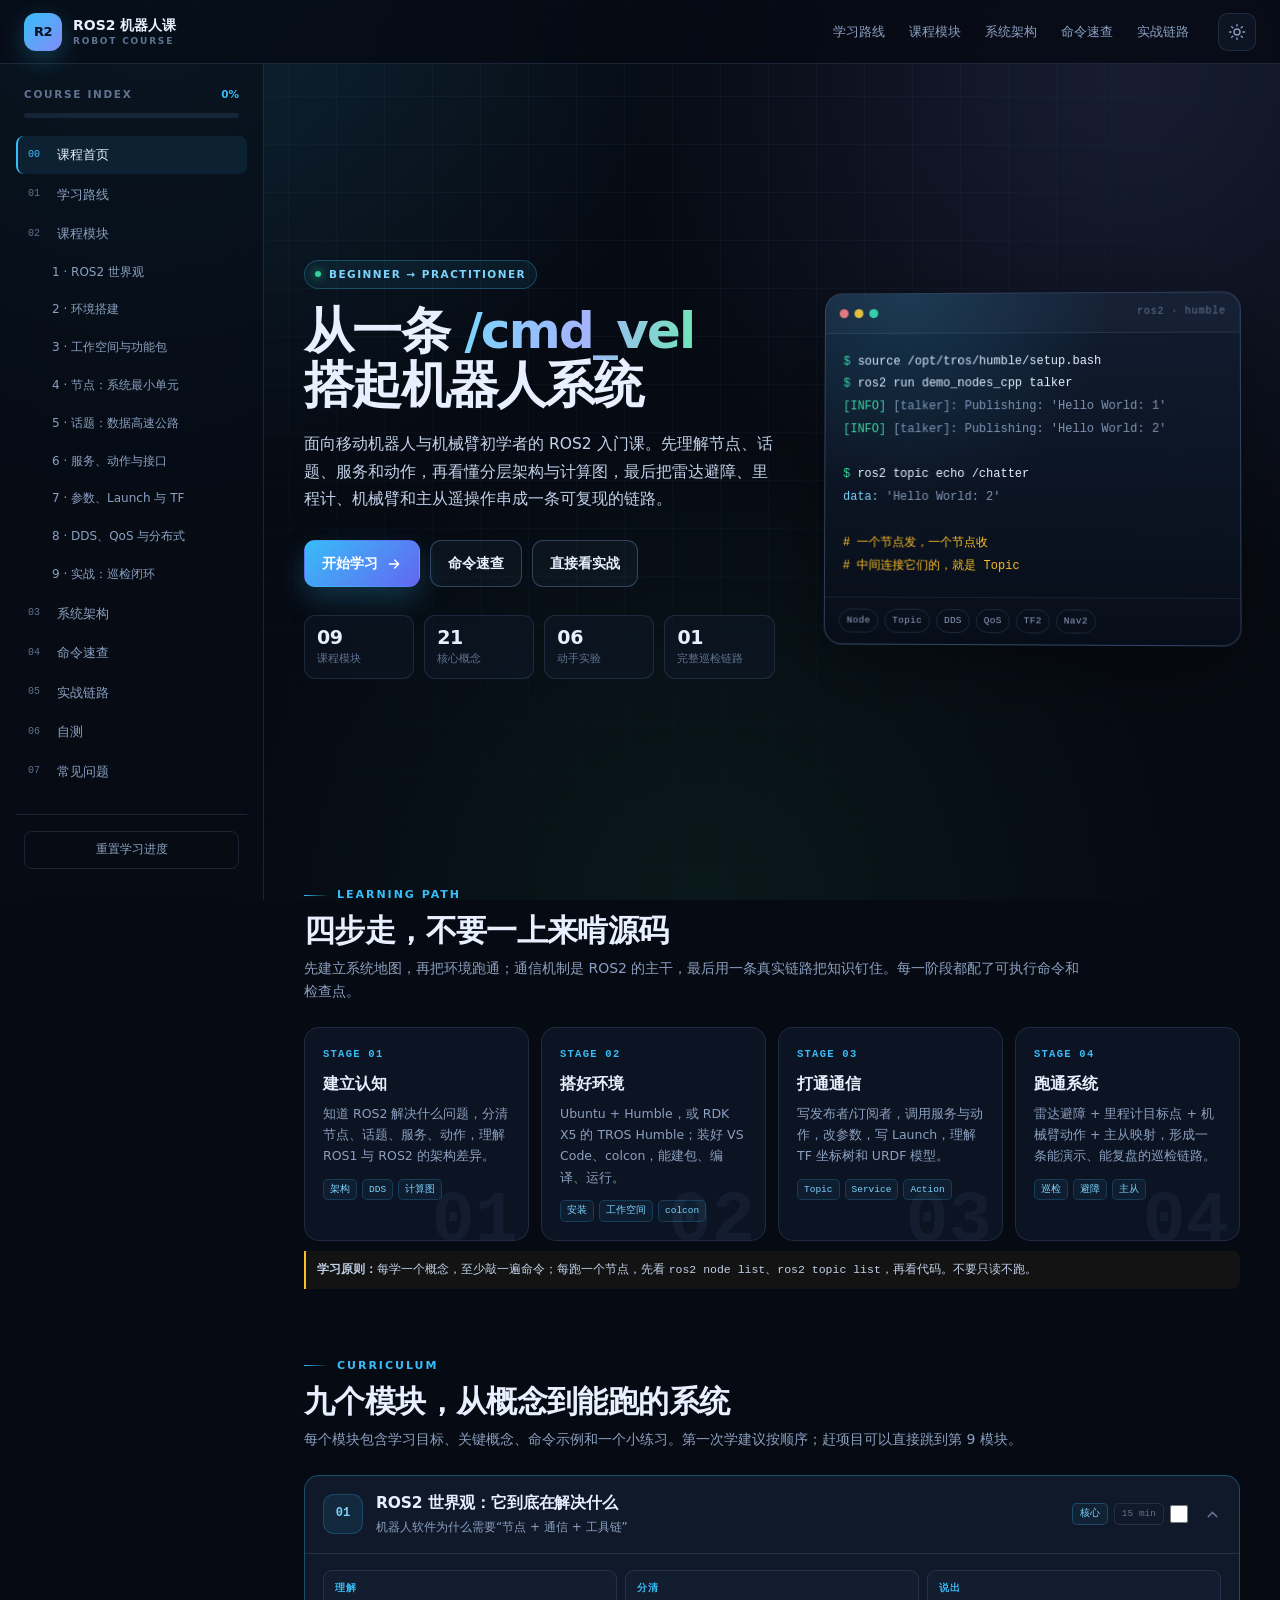
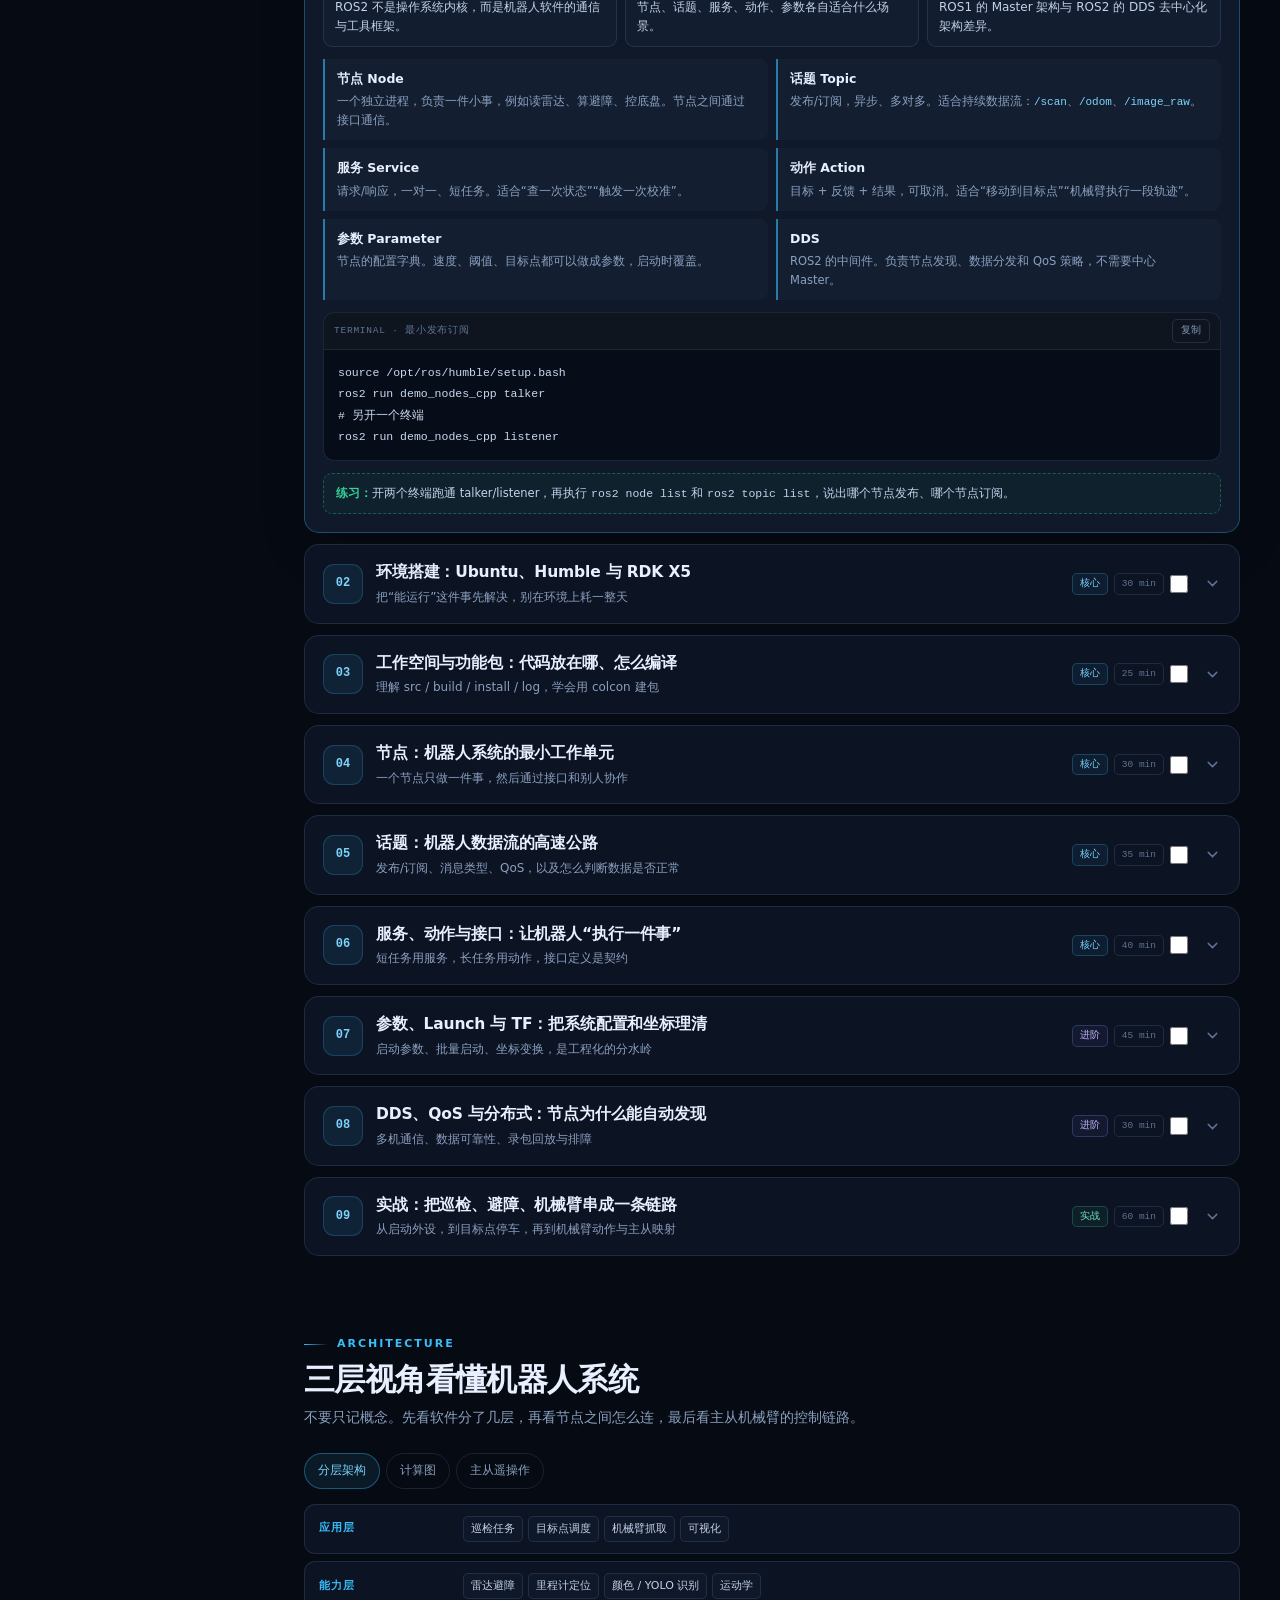
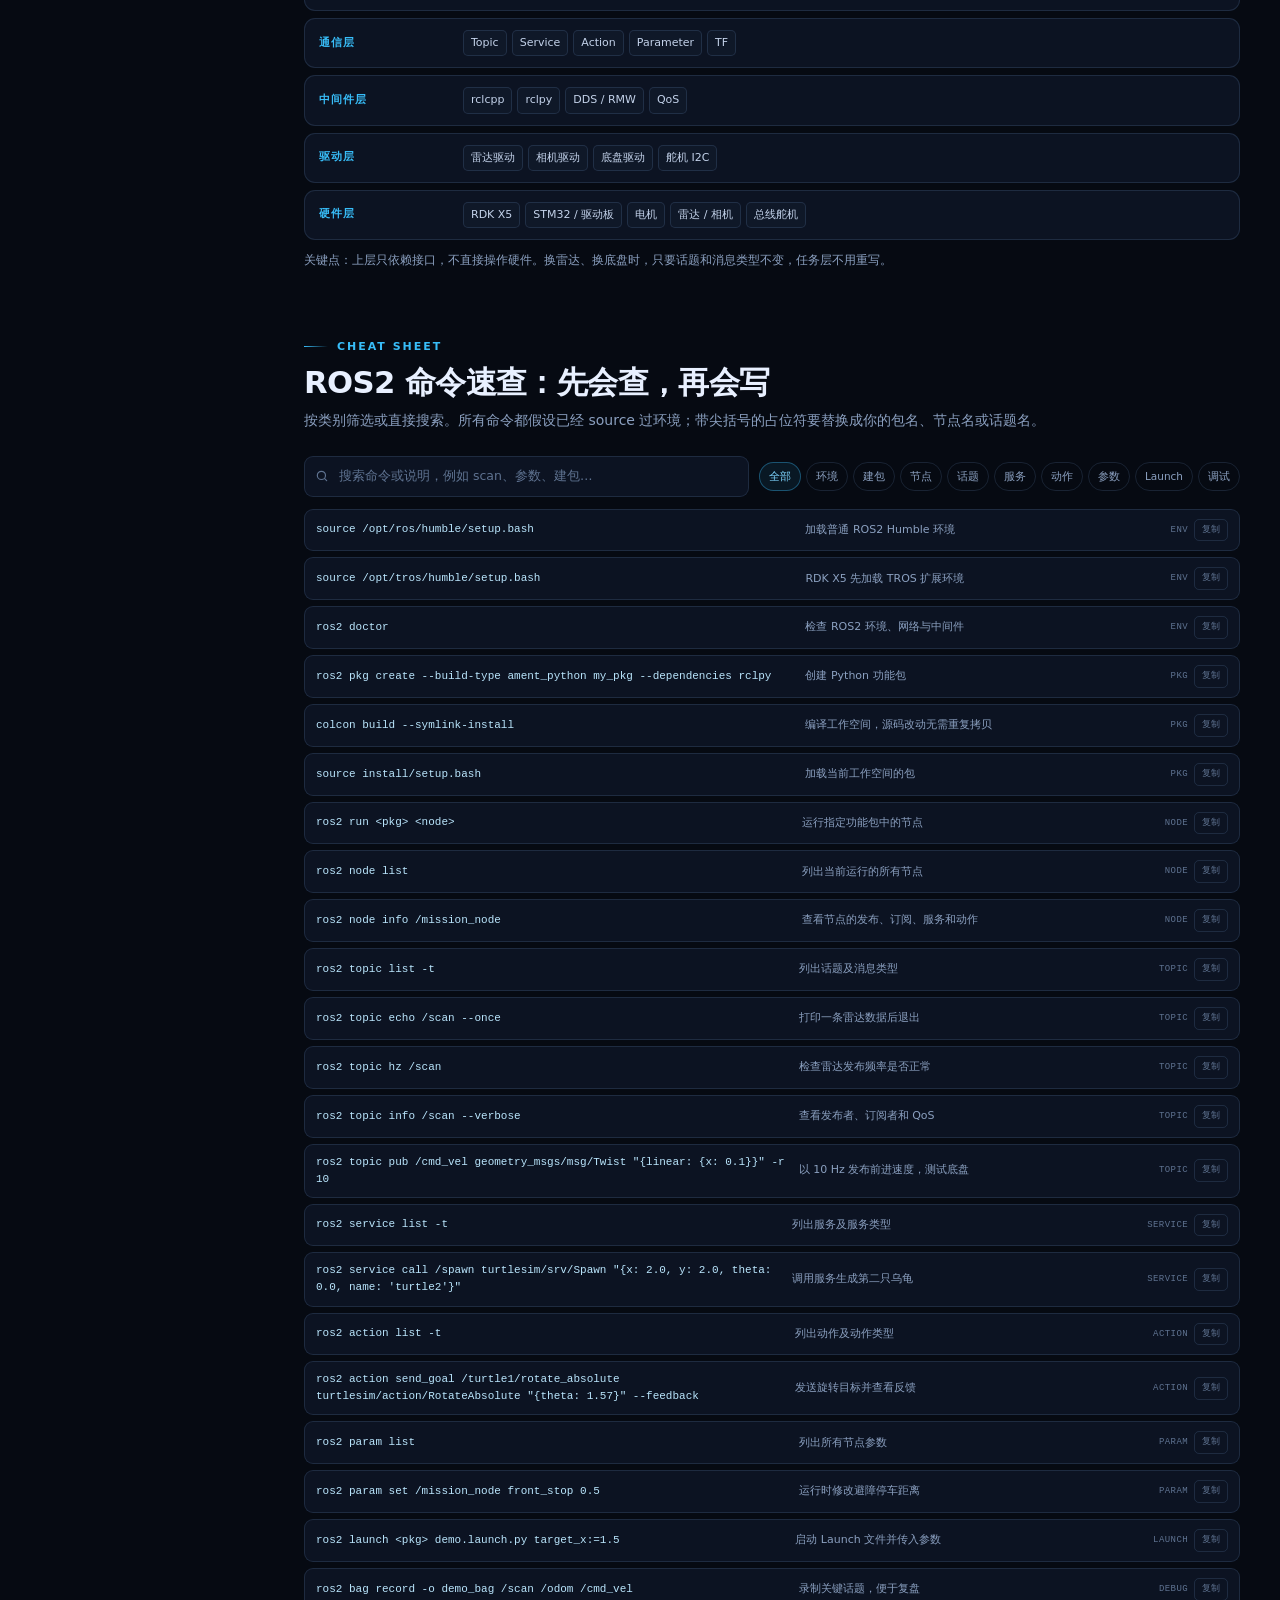
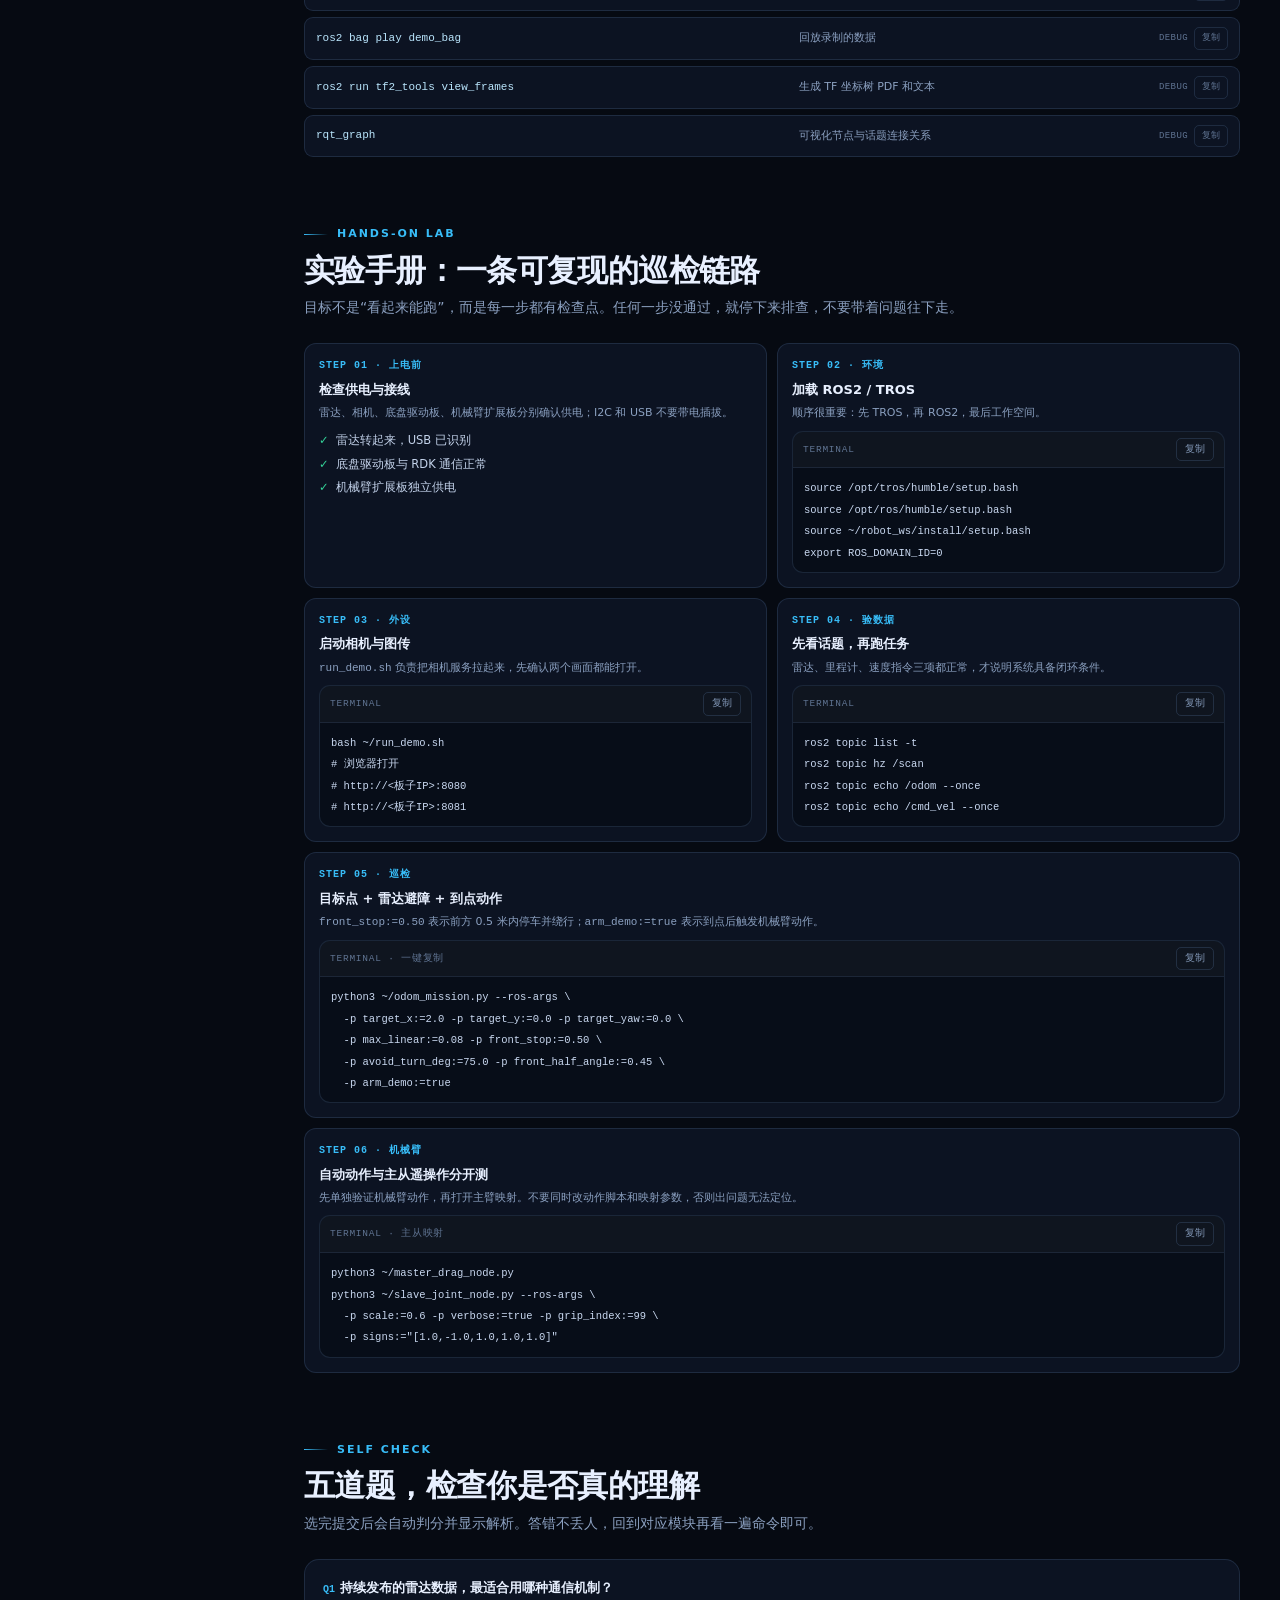
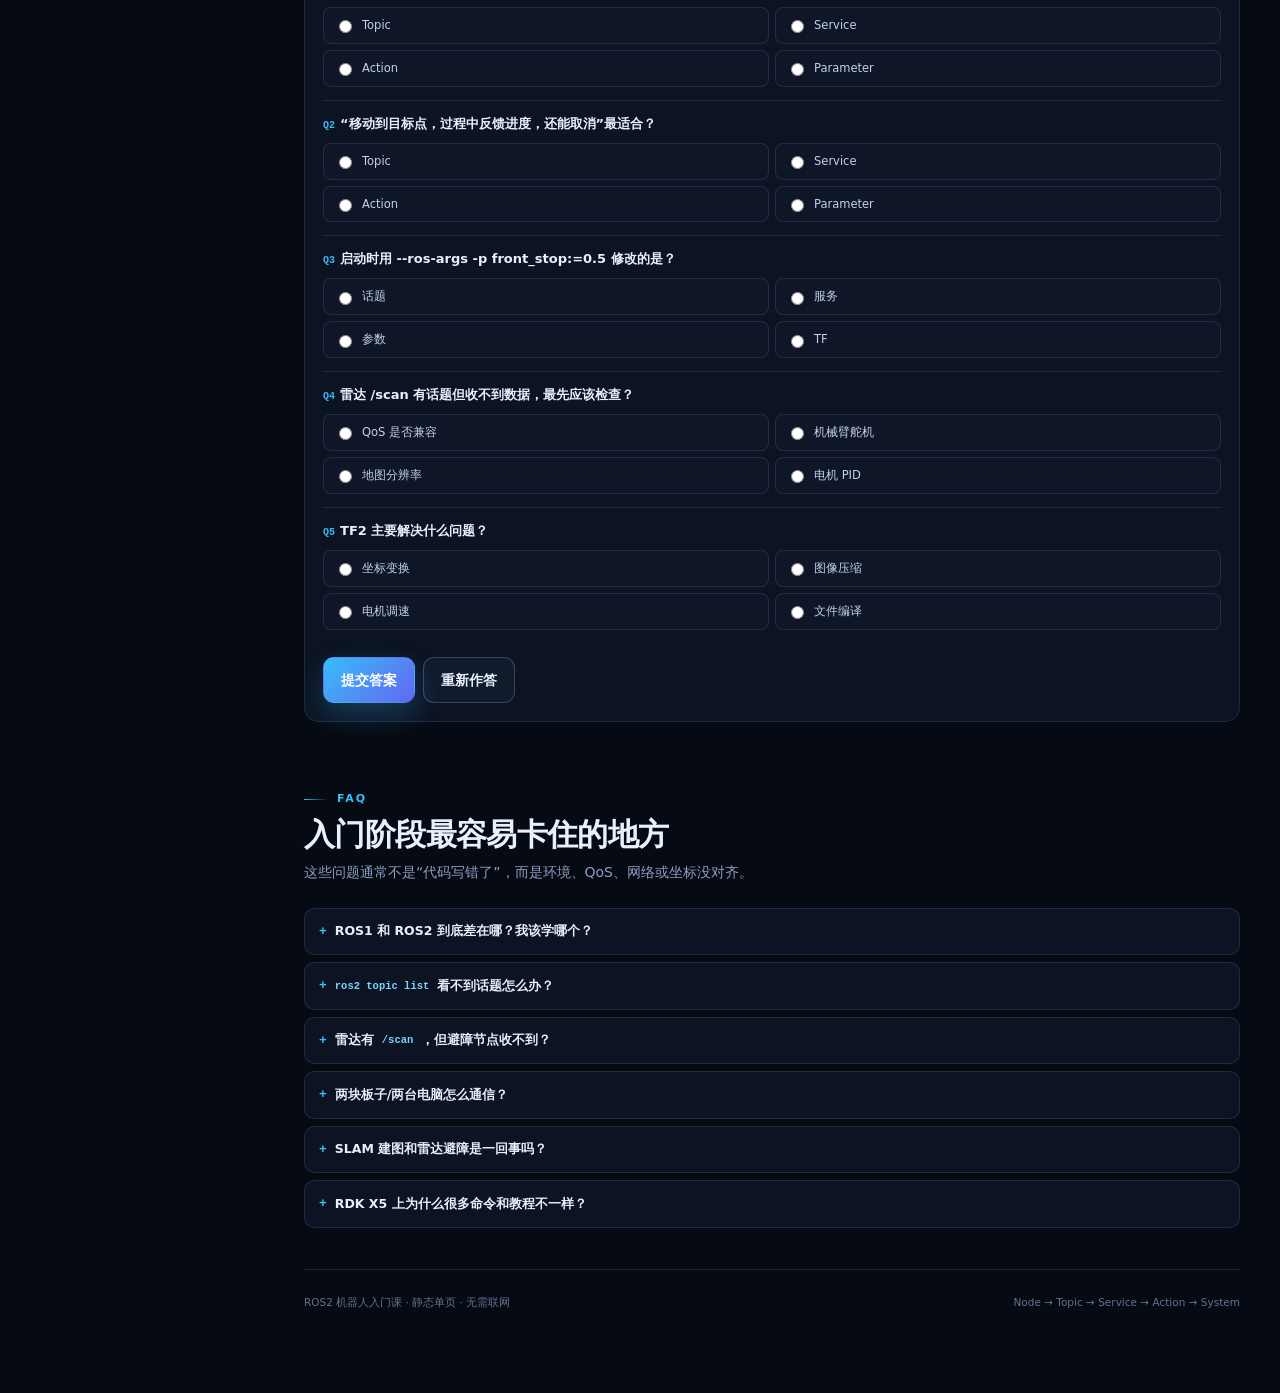
<file: course/index.html>
<!DOCTYPE html>
<html lang="zh-CN" data-theme="dark">
<head>
  <meta charset="UTF-8">
  <meta name="viewport" content="width=device-width, initial-scale=1.0">
  <meta name="description" content="ROS2 机器人入门课：从节点、话题、服务、动作，到雷达避障、机械臂与主从遥操作。">
  <title>ROS2 机器人入门课 · 从节点到巡检系统</title>
  <script>try{var t=localStorage.getItem('ros2-course-theme');if(t==='light'||t==='dark')document.documentElement.dataset.theme=t;}catch(e){}</script>
  <link rel="stylesheet" href="styles.css">
</head>
<body>
  <div class="bg-grid" aria-hidden="true"></div>

  <header class="topbar">
    <a class="brand" href="#top" aria-label="返回课程首页">
      <span class="brand-mark">R2</span>
      <span class="brand-text">ROS2 机器人课<small>Robot Course</small></span>
    </a>
    <nav class="topnav" aria-label="顶部导航">
      <a href="#path">学习路线</a>
      <a href="#modules">课程模块</a>
      <a href="#architecture">系统架构</a>
      <a href="#commands">命令速查</a>
      <a href="#lab">实战链路</a>
    </nav>
    <div class="top-actions">
      <button class="icon-btn" id="themeToggle" type="button" aria-label="切换明暗主题" title="切换明暗主题">
        <svg viewBox="0 0 24 24" fill="none" stroke="currentColor" stroke-width="1.8" stroke-linecap="round" stroke-linejoin="round"><path d="M21 12.79A9 9 0 1 1 11.21 3 7 7 0 0 0 21 12.79z"/></svg>
      </button>
      <button class="icon-btn menu-btn" id="menuToggle" type="button" aria-label="打开课程目录" title="打开课程目录">
        <svg viewBox="0 0 24 24" fill="none" stroke="currentColor" stroke-width="1.8" stroke-linecap="round"><path d="M4 7h16M4 12h16M4 17h16"/></svg>
      </button>
    </div>
  </header>

  <div class="scroll-track" aria-hidden="true"><div id="scrollProgress"></div></div>

  <aside class="sidebar" id="sidebar" aria-label="课程目录">
    <div class="sidebar-head"><span>Course Index</span><span id="progressText">0%</span></div>
    <div class="side-progress" aria-hidden="true"><i id="sideProgressBar"></i></div>
    <nav class="side-nav">
      <a href="#top" class="active"><span class="idx">00</span>课程首页</a>
      <a href="#path"><span class="idx">01</span>学习路线</a>
      <a href="#modules"><span class="idx">02</span>课程模块</a>
      <a href="#m1" class="sub">1 · ROS2 世界观</a>
      <a href="#m2" class="sub">2 · 环境搭建</a>
      <a href="#m3" class="sub">3 · 工作空间与功能包</a>
      <a href="#m4" class="sub">4 · 节点：系统最小单元</a>
      <a href="#m5" class="sub">5 · 话题：数据高速公路</a>
      <a href="#m6" class="sub">6 · 服务、动作与接口</a>
      <a href="#m7" class="sub">7 · 参数、Launch 与 TF</a>
      <a href="#m8" class="sub">8 · DDS、QoS 与分布式</a>
      <a href="#m9" class="sub">9 · 实战：巡检闭环</a>
      <a href="#architecture"><span class="idx">03</span>系统架构</a>
      <a href="#commands"><span class="idx">04</span>命令速查</a>
      <a href="#lab"><span class="idx">05</span>实战链路</a>
      <a href="#quiz"><span class="idx">06</span>自测</a>
      <a href="#faq"><span class="idx">07</span>常见问题</a>
    </nav>
    <div class="side-foot">
      <button id="resetProgress" type="button">重置学习进度</button>
    </div>
  </aside>

  <main class="main" id="top">
    <section class="hero">
      <div>
        <div class="eyebrow"><span class="dot"></span>Beginner → Practitioner</div>
        <h1>从一条 <span class="grad">/cmd_vel</span><br>搭起机器人系统</h1>
        <p>面向移动机器人与机械臂初学者的 ROS2 入门课。先理解节点、话题、服务和动作，再看懂分层架构与计算图，最后把雷达避障、里程计、机械臂和主从遥操作串成一条可复现的链路。</p>
        <div class="hero-actions">
          <a class="btn btn-primary" href="#path">
            开始学习
            <svg viewBox="0 0 24 24" fill="none" stroke="currentColor" stroke-width="2" stroke-linecap="round" stroke-linejoin="round"><path d="M5 12h14M13 6l6 6-6 6"/></svg>
          </a>
          <a class="btn btn-ghost" href="#commands">命令速查</a>
          <a class="btn btn-ghost" href="#lab">直接看实战</a>
        </div>
        <div class="hero-stats">
          <div class="stat"><strong>09</strong><span>课程模块</span></div>
          <div class="stat"><strong>21</strong><span>核心概念</span></div>
          <div class="stat"><strong>06</strong><span>动手实验</span></div>
          <div class="stat"><strong>01</strong><span>完整巡检链路</span></div>
        </div>
      </div>

      <div class="terminal-card" aria-label="ROS2 终端示例">
        <div class="terminal-head">
          <span class="term-dot r"></span><span class="term-dot y"></span><span class="term-dot g"></span>
          <span class="term-title">ros2 · humble</span>
        </div>
        <div class="terminal-body">
          <div class="term-line"><span class="term-prompt">$</span> <span class="term-cmd">source /opt/tros/humble/setup.bash</span></div>
          <div class="term-line"><span class="term-prompt">$</span> <span class="term-cmd">ros2 run demo_nodes_cpp talker</span></div>
          <div class="term-line"><span class="term-ok">[INFO]</span> <span class="term-out">[talker]: Publishing: 'Hello World: 1'</span></div>
          <div class="term-line"><span class="term-ok">[INFO]</span> <span class="term-out">[talker]: Publishing: 'Hello World: 2'</span></div>
          <div class="term-line">&nbsp;</div>
          <div class="term-line"><span class="term-prompt">$</span> <span class="term-cmd">ros2 topic echo /chatter</span></div>
          <div class="term-line"><span class="term-key">data:</span> <span class="term-out">'Hello World: 2'</span></div>
          <div class="term-line">&nbsp;</div>
          <div class="term-line"><span class="term-warn"># 一个节点发，一个节点收</span></div>
          <div class="term-line"><span class="term-warn"># 中间连接它们的，就是 Topic</span></div>
        </div>
        <div class="terminal-foot">
          <span class="chip">Node</span>
          <span class="chip">Topic</span>
          <span class="chip">DDS</span>
          <span class="chip">QoS</span>
          <span class="chip">TF2</span>
          <span class="chip">Nav2</span>
        </div>
      </div>
    </section>

    <section class="section" id="path">
      <div class="section-head">
        <div class="kicker">Learning Path</div>
        <h2>四步走，不要一上来啃源码</h2>
        <p>先建立系统地图，再把环境跑通；通信机制是 ROS2 的主干，最后用一条真实链路把知识钉住。每一阶段都配了可执行命令和检查点。</p>
      </div>
      <div class="path-grid">
        <article class="path-card" data-step="01">
          <div class="step">STAGE 01</div>
          <h3>建立认知</h3>
          <p>知道 ROS2 解决什么问题，分清节点、话题、服务、动作，理解 ROS1 与 ROS2 的架构差异。</p>
          <div class="tags"><span class="tag">架构</span><span class="tag">DDS</span><span class="tag">计算图</span></div>
        </article>
        <article class="path-card" data-step="02">
          <div class="step">STAGE 02</div>
          <h3>搭好环境</h3>
          <p>Ubuntu + Humble，或 RDK X5 的 TROS Humble；装好 VS Code、colcon，能建包、编译、运行。</p>
          <div class="tags"><span class="tag">安装</span><span class="tag">工作空间</span><span class="tag">colcon</span></div>
        </article>
        <article class="path-card" data-step="03">
          <div class="step">STAGE 03</div>
          <h3>打通通信</h3>
          <p>写发布者/订阅者，调用服务与动作，改参数，写 Launch，理解 TF 坐标树和 URDF 模型。</p>
          <div class="tags"><span class="tag">Topic</span><span class="tag">Service</span><span class="tag">Action</span></div>
        </article>
        <article class="path-card" data-step="04">
          <div class="step">STAGE 04</div>
          <h3>跑通系统</h3>
          <p>雷达避障 + 里程计目标点 + 机械臂动作 + 主从映射，形成一条能演示、能复盘的巡检链路。</p>
          <div class="tags"><span class="tag">巡检</span><span class="tag">避障</span><span class="tag">主从</span></div>
        </article>
      </div>
      <div class="note"><strong>学习原则：</strong>每学一个概念，至少敲一遍命令；每跑一个节点，先看 <code>ros2 node list</code>、<code>ros2 topic list</code>，再看代码。不要只读不跑。</div>
    </section>

    <section class="section" id="modules">
      <div class="section-head">
        <div class="kicker">Curriculum</div>
        <h2>九个模块，从概念到能跑的系统</h2>
        <p>每个模块包含学习目标、关键概念、命令示例和一个小练习。第一次学建议按顺序；赶项目可以直接跳到第 9 模块。</p>
      </div>

      <details class="module" id="m1" open>
        <summary>
          <span class="module-num">01</span>
          <span class="module-info"><h3>ROS2 世界观：它到底在解决什么</h3><p>机器人软件为什么需要“节点 + 通信 + 工具链”</p></span>
          <span class="module-meta"><span class="badge core">核心</span><span class="badge">15 min</span><input class="module-check" data-module="m1" type="checkbox" aria-label="标记第 1 模块完成"></span>
          <svg class="chev" viewBox="0 0 24 24" fill="none" stroke="currentColor" stroke-width="2" stroke-linecap="round"><path d="M6 9l6 6 6-6"/></svg>
        </summary>
        <div class="module-body">
          <div class="objective-grid">
            <div class="objective"><strong>理解</strong>ROS2 不是操作系统内核，而是机器人软件的通信与工具框架。</div>
            <div class="objective"><strong>分清</strong>节点、话题、服务、动作、参数各自适合什么场景。</div>
            <div class="objective"><strong>说出</strong>ROS1 的 Master 架构与 ROS2 的 DDS 去中心化架构差异。</div>
          </div>
          <div class="concept-grid">
            <div class="concept"><h4>节点 Node</h4><p>一个独立进程，负责一件小事，例如读雷达、算避障、控底盘。节点之间通过接口通信。</p></div>
            <div class="concept"><h4>话题 Topic</h4><p>发布/订阅，异步、多对多。适合持续数据流：<code>/scan</code>、<code>/odom</code>、<code>/image_raw</code>。</p></div>
            <div class="concept"><h4>服务 Service</h4><p>请求/响应，一对一、短任务。适合“查一次状态”“触发一次校准”。</p></div>
            <div class="concept"><h4>动作 Action</h4><p>目标 + 反馈 + 结果，可取消。适合“移动到目标点”“机械臂执行一段轨迹”。</p></div>
            <div class="concept"><h4>参数 Parameter</h4><p>节点的配置字典。速度、阈值、目标点都可以做成参数，启动时覆盖。</p></div>
            <div class="concept"><h4>DDS</h4><p>ROS2 的中间件。负责节点发现、数据分发和 QoS 策略，不需要中心 Master。</p></div>
          </div>
          <div class="code-block">
            <div class="code-head"><span class="code-title">terminal · 最小发布订阅</span><button class="copy-btn" type="button">复制</button></div>
            <pre><code>source /opt/ros/humble/setup.bash
ros2 run demo_nodes_cpp talker
# 另开一个终端
ros2 run demo_nodes_cpp listener</code></pre>
          </div>
          <div class="exercise"><strong>练习：</strong>开两个终端跑通 talker/listener，再执行 <code>ros2 node list</code> 和 <code>ros2 topic list</code>，说出哪个节点发布、哪个节点订阅。</div>
        </div>
      </details>

      <details class="module" id="m2">
        <summary>
          <span class="module-num">02</span>
          <span class="module-info"><h3>环境搭建：Ubuntu、Humble 与 RDK X5</h3><p>把“能运行”这件事先解决，别在环境上耗一整天</p></span>
          <span class="module-meta"><span class="badge core">核心</span><span class="badge">30 min</span><input class="module-check" data-module="m2" type="checkbox" aria-label="标记第 2 模块完成"></span>
          <svg class="chev" viewBox="0 0 24 24" fill="none" stroke="currentColor" stroke-width="2" stroke-linecap="round"><path d="M6 9l6 6 6-6"/></svg>
        </summary>
        <div class="module-body">
          <div class="objective-grid">
            <div class="objective"><strong>安装</strong>Ubuntu 22.04 + ROS2 Humble，或使用 RDK X5 自带的 TROS Humble。</div>
            <div class="objective"><strong>配置</strong>环境变量、ROS_DOMAIN_ID、VS Code 与终端工作区。</div>
            <div class="objective"><strong>验证</strong>用 turtlesim 和 <code>ros2 doctor</code> 确认环境正常。</div>
          </div>
          <div class="concept-grid">
            <div class="concept"><h4>ROS2 Humble</h4><p>Ubuntu 22.04 的长期支持版本，生态最全。普通电脑、虚拟机、RDK 上都以它为主。</p></div>
            <div class="concept"><h4>TROS Humble</h4><p>RDK X5 的 ROS2 发行版，包含地平线扩展包与 BPU 相关工具。先 source TROS，再 source 普通 ROS2。</p></div>
            <div class="concept"><h4>ROS_DOMAIN_ID</h4><p>同一局域网内，只有 Domain ID 相同的节点才能互相发现。多机调试时先统一它。</p></div>
            <div class="concept"><h4>ros2 doctor</h4><p>环境体检工具，检查网络、RMW、平台和依赖问题。排障第一步。</p></div>
          </div>
          <div class="code-block">
            <div class="code-head"><span class="code-title">terminal · 环境与验证</span><button class="copy-btn" type="button">复制</button></div>
            <pre><code># 普通 Ubuntu
source /opt/ros/humble/setup.bash

# RDK X5：先加载 TROS，再加载 ROS2
source /opt/tros/humble/setup.bash
source /opt/ros/humble/setup.bash

export ROS_DOMAIN_ID=0
ros2 doctor
ros2 run turtlesim turtlesim_node
# 另开终端
ros2 run turtlesim turtle_teleop_key</code></pre>
          </div>
          <div class="note"><strong>RDK 提醒：</strong>只 source 普通 ROS2 时，摄像头、BPU、TROS 包可能找不到；只 source TROS 时，部分通用包又可能缺。最稳的顺序是先 TROS 后 ROS2。</div>
          <div class="exercise"><strong>练习：</strong>跑起小乌龟，用方向键控制它；再执行 <code>ros2 topic list -t</code>，找到 <code>/turtle1/cmd_vel</code> 的消息类型。</div>
        </div>
      </details>

      <details class="module" id="m3">
        <summary>
          <span class="module-num">03</span>
          <span class="module-info"><h3>工作空间与功能包：代码放在哪、怎么编译</h3><p>理解 src / build / install / log，学会用 colcon 建包</p></span>
          <span class="module-meta"><span class="badge core">核心</span><span class="badge">25 min</span><input class="module-check" data-module="m3" type="checkbox" aria-label="标记第 3 模块完成"></span>
          <svg class="chev" viewBox="0 0 24 24" fill="none" stroke="currentColor" stroke-width="2" stroke-linecap="round"><path d="M6 9l6 6 6-6"/></svg>
        </summary>
        <div class="module-body">
          <div class="objective-grid">
            <div class="objective"><strong>看懂</strong>工作空间的四个目录，知道源码和编译产物分别在哪。</div>
            <div class="objective"><strong>创建</strong>Python 包和 C++ 包，理解 <code>package.xml</code> 与依赖声明。</div>
            <div class="objective"><strong>编译</strong>用 <code>colcon build</code> 和 <code>--symlink-install</code> 提高迭代效率。</div>
          </div>
          <div class="concept-grid">
            <div class="concept"><h4>src</h4><p>你的源码和功能包放这里。一个工作空间可以有多个包，每个包独立声明依赖。</p></div>
            <div class="concept"><h4>build / install / log</h4><p>编译中间文件、最终可运行文件和日志。不要手改，出问题可以整个删掉重编。</p></div>
            <div class="concept"><h4>ament_python</h4><p>Python 包，入口在 <code>setup.py</code> 的 <code>entry_points</code>，适合写任务节点、视觉节点。</p></div>
            <div class="concept"><h4>ament_cmake</h4><p>C++ 包，入口在 <code>CMakeLists.txt</code>，适合高性能驱动、算法库。</p></div>
          </div>
          <div class="code-block">
            <div class="code-head"><span class="code-title">terminal · 建包与编译</span><button class="copy-btn" type="button">复制</button></div>
            <pre><code>mkdir -p ~/robot_ws/src
cd ~/robot_ws/src
ros2 pkg create --build-type ament_python my_first_pkg --dependencies rclpy
cd ~/robot_ws
colcon build --symlink-install
source install/setup.bash
ros2 pkg list | grep my_first_pkg</code></pre>
          </div>
          <div class="exercise"><strong>练习：</strong>创建 <code>my_first_pkg</code>，在 <code>setup.py</code> 里注册一个可执行文件，写一个只打印 “hello robot” 的节点并用 <code>ros2 run</code> 跑起来。</div>
        </div>
      </details>

      <details class="module" id="m4">
        <summary>
          <span class="module-num">04</span>
          <span class="module-info"><h3>节点：机器人系统的最小工作单元</h3><p>一个节点只做一件事，然后通过接口和别人协作</p></span>
          <span class="module-meta"><span class="badge core">核心</span><span class="badge">30 min</span><input class="module-check" data-module="m4" type="checkbox" aria-label="标记第 4 模块完成"></span>
          <svg class="chev" viewBox="0 0 24 24" fill="none" stroke="currentColor" stroke-width="2" stroke-linecap="round"><path d="M6 9l6 6 6-6"/></svg>
        </summary>
        <div class="module-body">
          <div class="objective-grid">
            <div class="objective"><strong>写出</strong>一个最小 rclpy 节点，理解 init / spin / destroy 的生命周期。</div>
            <div class="objective"><strong>使用</strong>命名空间、重映射和 <code>ros2 node info</code> 排查节点。</div>
            <div class="objective"><strong>避免</strong>在回调里做重活，理解执行器与回调组的意义。</div>
          </div>
          <div class="concept-grid">
            <div class="concept"><h4>一个节点一件事</h4><p>雷达驱动、避障决策、底盘控制、机械臂控制应拆成不同节点。拆开后才能单独测试和替换。</p></div>
            <div class="concept"><h4>命名空间</h4><p><code>/robot1</code>、<code>/robot2</code> 可以隔离两台设备的同名话题，避免互相干扰。</p></div>
            <div class="concept"><h4>重映射</h4><p>启动时把 <code>/cmd_vel</code> 改成 <code>/robot1/cmd_vel</code>，不改代码就能适配不同机器人。</p></div>
            <div class="concept"><h4>回调与执行器</h4><p>回调里只做轻量处理；耗时任务交给线程、定时器或独立节点，避免阻塞订阅。</p></div>
          </div>
          <div class="code-block">
            <div class="code-head"><span class="code-title">python · 最小节点</span><button class="copy-btn" type="button">复制</button></div>
            <pre><code>import rclpy
from rclpy.node import Node

class HelloNode(Node):
    def __init__(self):
        super().__init__('hello_node')
        self.create_timer(1.0, self.tick)

    def tick(self):
        self.get_logger().info('hello robot')

def main():
    rclpy.init()
    node = HelloNode()
    try:
        rclpy.spin(node)
    finally:
        node.destroy_node()
        rclpy.shutdown()

if __name__ == '__main__':
    main()</code></pre>
          </div>
          <div class="code-block">
            <div class="code-head"><span class="code-title">terminal · 观察节点</span><button class="copy-btn" type="button">复制</button></div>
            <pre><code>ros2 node list
ros2 node info /hello_node
ros2 run my_first_pkg hello --ros-args -r __ns:=/robot1</code></pre>
          </div>
          <div class="exercise"><strong>练习：</strong>把节点放到 <code>/robot1</code> 命名空间，观察 <code>ros2 node list</code> 的名称变化；再用 <code>ros2 node info</code> 看它发布了哪些话题。</div>
        </div>
      </details>

      <details class="module" id="m5">
        <summary>
          <span class="module-num">05</span>
          <span class="module-info"><h3>话题：机器人数据流的高速公路</h3><p>发布/订阅、消息类型、QoS，以及怎么判断数据是否正常</p></span>
          <span class="module-meta"><span class="badge core">核心</span><span class="badge">35 min</span><input class="module-check" data-module="m5" type="checkbox" aria-label="标记第 5 模块完成"></span>
          <svg class="chev" viewBox="0 0 24 24" fill="none" stroke="currentColor" stroke-width="2" stroke-linecap="round"><path d="M6 9l6 6 6-6"/></svg>
        </summary>
        <div class="module-body">
          <div class="objective-grid">
            <div class="objective"><strong>写</strong>一个发布者和一个订阅者，理解消息类型必须一致。</div>
            <div class="objective"><strong>诊断</strong>用 <code>topic list / echo / hz / info</code> 判断话题是否在发、频率对不对。</div>
            <div class="objective"><strong>选择</strong>传感器数据使用 SensorDataQoS，普通控制数据使用默认可靠 QoS。</div>
          </div>
          <div class="concept-grid">
            <div class="concept"><h4>异步、多对多</h4><p>一个发布者可以有多个订阅者，一个订阅者也可以听多个发布者。发布者不关心谁在听。</p></div>
            <div class="concept"><h4>消息类型</h4><p><code>std_msgs/msg/String</code>、<code>geometry_msgs/msg/Twist</code>、<code>sensor_msgs/msg/LaserScan</code>。类型不匹配就收不到。</p></div>
            <div class="concept"><h4>QoS</h4><p>可靠性、历史深度、持久性。雷达和相机常用 Best Effort；底盘控制常用 Reliable。</p></div>
            <div class="concept"><h4>常见话题</h4><p><code>/scan</code> 雷达、<code>/odom</code> 里程计、<code>/cmd_vel</code> 速度指令、<code>/image_raw</code> 图像。</p></div>
          </div>
          <div class="code-block">
            <div class="code-head"><span class="code-title">python · 发布 /cmd_vel</span><button class="copy-btn" type="button">复制</button></div>
            <pre><code>from geometry_msgs.msg import Twist

self.pub = self.create_publisher(Twist, '/cmd_vel', 10)
msg = Twist()
msg.linear.x = 0.1
msg.angular.z = 0.0
self.pub.publish(msg)</code></pre>
          </div>
          <div class="code-block">
            <div class="code-head"><span class="code-title">terminal · 话题诊断</span><button class="copy-btn" type="button">复制</button></div>
            <pre><code>ros2 topic list -t
ros2 topic echo /odom --once
ros2 topic hz /scan
ros2 topic info /scan --verbose
ros2 topic pub /cmd_vel geometry_msgs/msg/Twist "{linear: {x: 0.1}}" -r 10</code></pre>
          </div>
          <div class="exercise"><strong>练习：</strong>启动雷达后执行 <code>ros2 topic hz /scan</code>，记录频率；再执行 <code>ros2 topic info /scan --verbose</code>，看发布者数量与 QoS。</div>
        </div>
      </details>

      <details class="module" id="m6">
        <summary>
          <span class="module-num">06</span>
          <span class="module-info"><h3>服务、动作与接口：让机器人“执行一件事”</h3><p>短任务用服务，长任务用动作，接口定义是契约</p></span>
          <span class="module-meta"><span class="badge core">核心</span><span class="badge">40 min</span><input class="module-check" data-module="m6" type="checkbox" aria-label="标记第 6 模块完成"></span>
          <svg class="chev" viewBox="0 0 24 24" fill="none" stroke="currentColor" stroke-width="2" stroke-linecap="round"><path d="M6 9l6 6 6-6"/></svg>
        </summary>
        <div class="module-body">
          <div class="objective-grid">
            <div class="objective"><strong>区分</strong>服务与动作：是否需要进度反馈、是否能取消。</div>
            <div class="objective"><strong>调用</strong>现有服务与动作，读懂 <code>.srv</code> / <code>.action</code> 定义。</div>
            <div class="objective"><strong>设计</strong>一个自定义接口，知道消息包应独立于业务包。</div>
          </div>
          <div class="concept-grid">
            <div class="concept"><h4>Service</h4><p>客户端发请求，服务端处理后返回。适合查询、校准、切换模式等短操作。</p></div>
            <div class="concept"><h4>Action</h4><p>客户端发目标，服务端持续反馈进度，最后返回结果；中途可以取消。</p></div>
            <div class="concept"><h4>接口定义</h4><p><code>.msg</code> 描述数据，<code>.srv</code> 用 <code>---</code> 分隔请求与响应，<code>.action</code> 分目标、反馈、结果。</p></div>
            <div class="concept"><h4>接口包</h4><p>把自定义消息放在独立的 <code>xxx_interfaces</code> 包里，避免业务包互相依赖。</p></div>
          </div>
          <div class="code-block">
            <div class="code-head"><span class="code-title">terminal · 服务与动作</span><button class="copy-btn" type="button">复制</button></div>
            <pre><code>ros2 service list -t
ros2 service call /spawn turtlesim/srv/Spawn "{x: 2.0, y: 2.0, theta: 0.0, name: 'turtle2'}"

ros2 action list -t
ros2 action send_goal /turtle1/rotate_absolute turtlesim/action/RotateAbsolute "{theta: 1.57}" --feedback</code></pre>
          </div>
          <div class="code-block">
            <div class="code-head"><span class="code-title">interface · 自定义服务</span><button class="copy-btn" type="button">复制</button></div>
            <pre><code># SetMode.srv
string mode
---
bool success
string message</code></pre>
          </div>
          <div class="exercise"><strong>练习：</strong>用服务在 turtlesim 里生成第二只乌龟，再用动作让它旋转 90°；观察 <code>--feedback</code> 输出的过程。</div>
        </div>
      </details>

      <details class="module" id="m7">
        <summary>
          <span class="module-num">07</span>
          <span class="module-info"><h3>参数、Launch 与 TF：把系统配置和坐标理清</h3><p>启动参数、批量启动、坐标变换，是工程化的分水岭</p></span>
          <span class="module-meta"><span class="badge adv">进阶</span><span class="badge">45 min</span><input class="module-check" data-module="m7" type="checkbox" aria-label="标记第 7 模块完成"></span>
          <svg class="chev" viewBox="0 0 24 24" fill="none" stroke="currentColor" stroke-width="2" stroke-linecap="round"><path d="M6 9l6 6 6-6"/></svg>
        </summary>
        <div class="module-body">
          <div class="objective-grid">
            <div class="objective"><strong>参数化</strong>把目标点、速度、阈值从代码里拿出来，启动时覆盖。</div>
            <div class="objective"><strong>写 Launch</strong>一次启动多个节点，并传入参数和命名空间。</div>
            <div class="objective"><strong>理解 TF</strong>map → odom → base_link → laser 的坐标链。</div>
          </div>
          <div class="concept-grid">
            <div class="concept"><h4>参数声明</h4><p>先 <code>declare_parameter</code> 再 <code>get_parameter</code>；启动时用 <code>--ros-args -p name:=value</code> 覆盖。</p></div>
            <div class="concept"><h4>Launch 文件</h4><p>Python 描述启动逻辑：启动哪些节点、传什么参数、开什么命名空间、失败怎么处理。</p></div>
            <div class="concept"><h4>TF2</h4><p>维护坐标系之间的变换。雷达看到的点，必须通过 TF 转到车体或地图坐标才有意义。</p></div>
            <div class="concept"><h4>URDF</h4><p>用 link 和 joint 描述机器人结构；<code>robot_state_publisher</code> 根据关节角发布 TF。</p></div>
          </div>
          <div class="code-block">
            <div class="code-head"><span class="code-title">python · 声明参数</span><button class="copy-btn" type="button">复制</button></div>
            <pre><code>self.declare_parameter('target_x', 2.0)
self.declare_parameter('front_stop', 0.50)
self.target_x = self.get_parameter('target_x').value
self.front_stop = self.get_parameter('front_stop').value</code></pre>
          </div>
          <div class="code-block">
            <div class="code-head"><span class="code-title">python · 最小 Launch</span><button class="copy-btn" type="button">复制</button></div>
            <pre><code>from launch import LaunchDescription
from launch.actions import DeclareLaunchArgument
from launch.substitutions import LaunchConfiguration
from launch_ros.actions import Node

def generate_launch_description():
    return LaunchDescription([
        DeclareLaunchArgument('target_x', default_value='2.0'),
        Node(
            package='robot_mission',
            executable='mission',
            parameters=[{'target_x': LaunchConfiguration('target_x')}],
            output='screen',
        ),
    ])</code></pre>
          </div>
          <div class="code-block">
            <div class="code-head"><span class="code-title">terminal · TF 与 Launch</span><button class="copy-btn" type="button">复制</button></div>
            <pre><code>ros2 launch my_first_pkg demo.launch.py target_x:=1.5
ros2 run tf2_ros static_transform_publisher --x 0 --y 0 --z 0 --yaw 0 --pitch 0 --roll 0 --frame-id map --child-frame-id base_link
ros2 run tf2_tools view_frames</code></pre>
          </div>
          <div class="exercise"><strong>练习：</strong>把避障距离 <code>front_stop</code> 做成参数，分别用 0.35 和 0.50 启动，观察小车在障碍物前停下的位置差异。</div>
        </div>
      </details>

      <details class="module" id="m8">
        <summary>
          <span class="module-num">08</span>
          <span class="module-info"><h3>DDS、QoS 与分布式：节点为什么能自动发现</h3><p>多机通信、数据可靠性、录包回放与排障</p></span>
          <span class="module-meta"><span class="badge adv">进阶</span><span class="badge">30 min</span><input class="module-check" data-module="m8" type="checkbox" aria-label="标记第 8 模块完成"></span>
          <svg class="chev" viewBox="0 0 24 24" fill="none" stroke="currentColor" stroke-width="2" stroke-linecap="round"><path d="M6 9l6 6 6-6"/></svg>
        </summary>
        <div class="module-body">
          <div class="objective-grid">
            <div class="objective"><strong>理解</strong>DDS 的自动发现机制，以及 Domain ID 为什么必须一致。</div>
            <div class="objective"><strong>配置</strong>QoS：可靠性、历史深度、持久性，避免“有话题但收不到数据”。</div>
            <div class="objective"><strong>掌握</strong>多机通信、<code>ros2 bag</code> 录包回放和 <code>rqt_graph</code>。</div>
          </div>
          <div class="concept-grid">
            <div class="concept"><h4>Domain ID</h4><p>同一网段、同一 Domain ID 的节点才能发现彼此。多机调试先统一 <code>ROS_DOMAIN_ID</code>。</p></div>
            <div class="concept"><h4>Reliability</h4><p>Reliable 保证送达但可能重传；Best Effort 不重传，适合高频雷达和图像。</p></div>
            <div class="concept"><h4>History / Depth</h4><p>缓存最近多少条消息。控制指令 depth 不宜过大，否则会执行过期指令。</p></div>
            <div class="concept"><h4>Durability</h4><p>Transient Local 可以让晚加入的订阅者收到最后一条，例如地图、静态配置。</p></div>
          </div>
          <div class="code-block">
            <div class="code-head"><span class="code-title">python · 传感器 QoS</span><button class="copy-btn" type="button">复制</button></div>
            <pre><code>from rclpy.qos import qos_profile_sensor_data
from sensor_msgs.msg import LaserScan

self.create_subscription(
    LaserScan, '/scan', self.on_scan, qos_profile_sensor_data
)</code></pre>
          </div>
          <div class="code-block">
            <div class="code-head"><span class="code-title">terminal · 多机与录包</span><button class="copy-btn" type="button">复制</button></div>
            <pre><code>export ROS_DOMAIN_ID=7
export ROS_LOCALHOST_ONLY=0
ros2 doctor
ros2 bag record -o demo_bag /scan /odom /cmd_vel
ros2 bag info demo_bag
ros2 bag play demo_bag
rqt_graph</code></pre>
          </div>
          <div class="note"><strong>排障顺序：</strong>先确认两个节点都 source 了环境 → 再确认 Domain ID 一致 → 再确认在同一网段/防火墙放行 → 最后看 QoS 是否兼容。</div>
          <div class="exercise"><strong>练习：</strong>录一段 20 秒的 <code>/scan</code>、<code>/odom</code>、<code>/cmd_vel</code>，回放时用 <code>ros2 topic hz</code> 检查频率是否恢复。</div>
        </div>
      </details>

      <details class="module" id="m9">
        <summary>
          <span class="module-num">09</span>
          <span class="module-info"><h3>实战：把巡检、避障、机械臂串成一条链路</h3><p>从启动外设，到目标点停车，再到机械臂动作与主从映射</p></span>
          <span class="module-meta"><span class="badge lab">实战</span><span class="badge">60 min</span><input class="module-check" data-module="m9" type="checkbox" aria-label="标记第 9 模块完成"></span>
          <svg class="chev" viewBox="0 0 24 24" fill="none" stroke="currentColor" stroke-width="2" stroke-linecap="round"><path d="M6 9l6 6 6-6"/></svg>
        </summary>
        <div class="module-body">
          <div class="objective-grid">
            <div class="objective"><strong>跑通</strong>里程计目标点 + 雷达前向急停 + 绕行转向。</div>
            <div class="objective"><strong>接上</strong>到点后的机械臂动作，区分“自动动作”和“主从遥操作”。</div>
            <div class="objective"><strong>复现</strong>用固定参数和检查命令，把演示变成可重复流程。</div>
          </div>
          <div class="concept-grid">
            <div class="concept"><h4>定位</h4><p>短距离演示用 <code>/odom</code> 足够；长距离或大场景再上 AMCL + Nav2。</p></div>
            <div class="concept"><h4>避障</h4><p>前向扇区小于 <code>front_stop</code> 就停车，选左右空间更大的一侧转 <code>avoid_turn_deg</code>，再继续朝目标点走。</p></div>
            <div class="concept"><h4>到点动作</h4><p>任务节点到达目标后调用机械臂动作脚本，执行示教好的位姿序列。</p></div>
            <div class="concept"><h4>主从映射</h4><p>主臂关节角经比例、符号、限幅后发给从臂；<code>scale</code> 控制跟随幅度。</p></div>
          </div>
          <div class="code-block">
            <div class="code-head"><span class="code-title">terminal · 巡检 + 到点动作</span><button class="copy-btn" type="button">复制</button></div>
            <pre><code>source /opt/tros/humble/setup.bash
source /opt/ros/humble/setup.bash
source ~/robot_ws/install/setup.bash
export ROS_DOMAIN_ID=0

bash ~/run_demo.sh

python3 ~/odom_mission.py --ros-args \
  -p target_x:=2.0 -p target_y:=0.0 -p target_yaw:=0.0 \
  -p max_linear:=0.08 -p front_stop:=0.50 \
  -p avoid_turn_deg:=75.0 -p front_half_angle:=0.45 \
  -p arm_demo:=true</code></pre>
          </div>
          <div class="code-block">
            <div class="code-head"><span class="code-title">terminal · 主从遥操作</span><button class="copy-btn" type="button">复制</button></div>
            <pre><code>python3 ~/master_drag_node.py
python3 ~/slave_joint_node.py --ros-args \
  -p scale:=0.6 -p verbose:=true -p grip_index:=99 \
  -p signs:="[1.0,-1.0,1.0,1.0,1.0]"</code></pre>
          </div>
          <div class="exercise"><strong>检查点：</strong>依次确认 <code>ros2 topic hz /scan</code> 有数据、<code>ros2 topic echo /odom --once</code> 有里程计、<code>ros2 topic echo /cmd_vel</code> 有速度指令；任何一项没有，都不要继续往下跑。</div>
          <div class="note"><strong>演示提醒：</strong>机械臂不动时，先查供电、I2C 接线、K1 中位姿态和串口占用；不要一上来改代码。</div>
        </div>
      </details>
    </section>

    <section class="section" id="architecture">
      <div class="section-head">
        <div class="kicker">Architecture</div>
        <h2>三层视角看懂机器人系统</h2>
        <p>不要只记概念。先看软件分了几层，再看节点之间怎么连，最后看主从机械臂的控制链路。</p>
      </div>

      <div class="tabs" role="tablist" aria-label="架构视图">
        <button class="tab active" type="button" data-tab="layer" role="tab" aria-selected="true">分层架构</button>
        <button class="tab" type="button" data-tab="graph" role="tab" aria-selected="false">计算图</button>
        <button class="tab" type="button" data-tab="master" role="tab" aria-selected="false">主从遥操作</button>
      </div>

      <div class="arch-panel active" id="panel-layer" role="tabpanel">
        <div class="layer-stack">
          <div class="layer"><div class="layer-label">应用层</div><div class="layer-items"><span>巡检任务</span><span>目标点调度</span><span>机械臂抓取</span><span>可视化</span></div></div>
          <div class="layer"><div class="layer-label">能力层</div><div class="layer-items"><span>雷达避障</span><span>里程计定位</span><span>颜色 / YOLO 识别</span><span>运动学</span></div></div>
          <div class="layer"><div class="layer-label">通信层</div><div class="layer-items"><span>Topic</span><span>Service</span><span>Action</span><span>Parameter</span><span>TF</span></div></div>
          <div class="layer"><div class="layer-label">中间件层</div><div class="layer-items"><span>rclcpp</span><span>rclpy</span><span>DDS / RMW</span><span>QoS</span></div></div>
          <div class="layer"><div class="layer-label">驱动层</div><div class="layer-items"><span>雷达驱动</span><span>相机驱动</span><span>底盘驱动</span><span>舵机 I2C</span></div></div>
          <div class="layer"><div class="layer-label">硬件层</div><div class="layer-items"><span>RDK X5</span><span>STM32 / 驱动板</span><span>电机</span><span>雷达 / 相机</span><span>总线舵机</span></div></div>
        </div>
        <div class="arch-note">关键点：上层只依赖接口，不直接操作硬件。换雷达、换底盘时，只要话题和消息类型不变，任务层不用重写。</div>
      </div>

      <div class="arch-panel" id="panel-graph" role="tabpanel">
        <div class="graph-shell">
          <div class="graph-wrap">
            <svg viewBox="0 0 1000 500" role="img" aria-label="巡检机器人 ROS2 计算图">
              <defs>
                <marker id="arrow" viewBox="0 0 10 10" refX="8" refY="5" markerWidth="6" markerHeight="6" orient="auto-start-reverse">
                  <path d="M 0 0 L 10 5 L 0 10 z" fill="rgba(56,189,248,0.55)"></path>
                </marker>
              </defs>

              <path id="l-lidar-mission" class="graph-link" marker-end="url(#arrow)" d="M192 83 C226 83 226 276 262 276"></path>
              <path id="l-camera-perception" class="graph-link" marker-end="url(#arrow)" d="M192 195 C226 195 226 147 262 147"></path>
              <path id="l-odom-mission" class="graph-link" marker-end="url(#arrow)" d="M192 307 L262 307"></path>
              <path id="l-perception-mission" class="graph-link" marker-end="url(#arrow)" d="M357 178 L357 250"></path>
              <path id="l-mission-base" class="graph-link" marker-end="url(#arrow)" d="M452 278 C496 278 496 266 540 266"></path>
              <path id="l-mission-arm" class="graph-link" marker-end="url(#arrow)" d="M452 312 C496 312 496 391 540 391"></path>
              <path id="l-base-chassis" class="graph-link" marker-end="url(#arrow)" d="M710 281 L806 281"></path>
              <path id="l-arm-armhw" class="graph-link" marker-end="url(#arrow)" d="M710 391 L806 391"></path>
              <path id="l-mission-rviz" class="graph-link" marker-end="url(#arrow)" d="M452 262 C506 262 506 83 540 83"></path>
              <path id="l-master-slave" class="graph-link" marker-end="url(#arrow)" d="M192 441 L262 441"></path>
              <path id="l-slave-arm" class="graph-link" marker-end="url(#arrow)" d="M452 441 C506 441 506 401 540 401"></path>

              <g class="graph-node" data-node="lidar" data-links="l-lidar-mission" tabindex="0" role="button" aria-label="激光雷达节点">
                <rect x="24" y="52" width="168" height="62" rx="11"></rect>
                <text x="108" y="80" text-anchor="middle" class="node-title">激光雷达</text>
                <text x="108" y="98" text-anchor="middle" class="node-sub">/scan</text>
              </g>
              <g class="graph-node" data-node="camera" data-links="l-camera-perception" tabindex="0" role="button" aria-label="相机节点">
                <rect x="24" y="164" width="168" height="62" rx="11"></rect>
                <text x="108" y="192" text-anchor="middle" class="node-title">相机</text>
                <text x="108" y="210" text-anchor="middle" class="node-sub">/image_raw</text>
              </g>
              <g class="graph-node" data-node="odom" data-links="l-odom-mission" tabindex="0" role="button" aria-label="里程计节点">
                <rect x="24" y="276" width="168" height="62" rx="11"></rect>
                <text x="108" y="304" text-anchor="middle" class="node-title">底盘里程计</text>
                <text x="108" y="322" text-anchor="middle" class="node-sub">/odom</text>
              </g>
              <g class="graph-node" data-node="perception" data-links="l-camera-perception l-perception-mission" tabindex="0" role="button" aria-label="感知节点">
                <rect x="262" y="116" width="190" height="62" rx="11"></rect>
                <text x="357" y="144" text-anchor="middle" class="node-title">感知节点</text>
                <text x="357" y="162" text-anchor="middle" class="node-sub">YOLO / HSV</text>
              </g>
              <g class="graph-node active" data-node="mission" data-links="l-lidar-mission l-odom-mission l-perception-mission l-mission-base l-mission-arm l-mission-rviz" tabindex="0" role="button" aria-label="任务节点">
                <rect x="262" y="250" width="190" height="82" rx="11"></rect>
                <text x="357" y="282" text-anchor="middle" class="node-title">mission_node</text>
                <text x="357" y="301" text-anchor="middle" class="node-sub">目标点 / 避障 / 停车</text>
              </g>
              <g class="graph-node" data-node="rviz" data-links="l-mission-rviz" tabindex="0" role="button" aria-label="RViz 节点">
                <rect x="540" y="52" width="170" height="62" rx="11"></rect>
                <text x="625" y="80" text-anchor="middle" class="node-title">RViz2</text>
                <text x="625" y="98" text-anchor="middle" class="node-sub">/scan /odom /tf</text>
              </g>
              <g class="graph-node" data-node="base" data-links="l-mission-base l-base-chassis" tabindex="0" role="button" aria-label="底盘驱动节点">
                <rect x="540" y="250" width="170" height="62" rx="11"></rect>
                <text x="625" y="278" text-anchor="middle" class="node-title">base_driver</text>
                <text x="625" y="296" text-anchor="middle" class="node-sub">/cmd_vel</text>
              </g>
              <g class="graph-node" data-node="arm" data-links="l-mission-arm l-arm-armhw l-slave-arm" tabindex="0" role="button" aria-label="机械臂驱动节点">
                <rect x="540" y="360" width="170" height="62" rx="11"></rect>
                <text x="625" y="388" text-anchor="middle" class="node-title">arm_driver</text>
                <text x="625" y="406" text-anchor="middle" class="node-sub">/arm_command</text>
              </g>
              <g class="graph-node" data-node="chassis" data-links="l-base-chassis" tabindex="0" role="button" aria-label="底盘硬件">
                <rect x="806" y="250" width="170" height="62" rx="11"></rect>
                <text x="891" y="278" text-anchor="middle" class="node-title">底盘 / 电机</text>
                <text x="891" y="296" text-anchor="middle" class="node-sub">hardware</text>
              </g>
              <g class="graph-node" data-node="armhw" data-links="l-arm-armhw" tabindex="0" role="button" aria-label="机械臂硬件">
                <rect x="806" y="360" width="170" height="62" rx="11"></rect>
                <text x="891" y="388" text-anchor="middle" class="node-title">机械臂 / 夹爪</text>
                <text x="891" y="406" text-anchor="middle" class="node-sub">I2C 0x15</text>
              </g>
              <g class="graph-node" data-node="master" data-links="l-master-slave" tabindex="0" role="button" aria-label="主臂节点">
                <rect x="24" y="410" width="168" height="62" rx="11"></rect>
                <text x="108" y="438" text-anchor="middle" class="node-title">主臂</text>
                <text x="108" y="456" text-anchor="middle" class="node-sub">/master_joint_states</text>
              </g>
              <g class="graph-node" data-node="slave" data-links="l-master-slave l-slave-arm" tabindex="0" role="button" aria-label="从臂节点">
                <rect x="262" y="410" width="190" height="62" rx="11"></rect>
                <text x="357" y="438" text-anchor="middle" class="node-title">slave_joint_node</text>
                <text x="357" y="456" text-anchor="middle" class="node-sub">比例 / 符号 / 限幅</text>
              </g>
            </svg>
            <div class="graph-legend">
              <span><i style="background:#38bdf8"></i>Topic 数据流</span>
              <span><i style="background:#34d399"></i>硬件/执行器</span>
              <span>点击节点查看输入输出</span>
            </div>
          </div>

          <aside class="graph-info" id="graphInfo" aria-live="polite">
            <div class="role" id="infoRole">Mission</div>
            <h3 id="infoTitle">mission_node</h3>
            <p id="infoDesc">订阅雷达与里程计，判断前方是否被挡住；选择绕行方向，向底盘发布速度指令。到达目标后触发机械臂动作。</p>
            <div class="info-list" id="infoList">
              <div><span>订阅</span><span>/scan · /odom</span></div>
              <div><span>发布</span><span>/cmd_vel · /arm_command</span></div>
              <div><span>关键参数</span><span>front_stop · avoid_turn_deg</span></div>
            </div>
          </aside>
        </div>
      </div>

      <div class="arch-panel" id="panel-master" role="tabpanel">
        <div class="flow">
          <div class="flow-node"><div class="role">Input</div><h4>主臂</h4><p>拖动示教，读取各关节角度</p></div>
          <div class="flow-arrow">→</div>
          <div class="flow-node"><div class="role">Bridge</div><h4>master_drag_node</h4><p>滤波、比例缩放、符号修正</p></div>
          <div class="flow-arrow">→</div>
          <div class="flow-node accent"><div class="role">Topic</div><h4>/master_joint_states</h4><p>标准化的关节角消息</p></div>
          <div class="flow-arrow">→</div>
          <div class="flow-node"><div class="role">Bridge</div><h4>slave_joint_node</h4><p>限幅、夹爪映射、I2C 下发</p></div>
          <div class="flow-arrow">→</div>
          <div class="flow-node"><div class="role">Output</div><h4>从臂</h4><p>六个舵机 + 夹爪执行</p></div>
        </div>
        <div class="split" style="margin-top:12px">
          <div class="code-block">
            <div class="code-head"><span class="code-title">mapping · 关键参数</span><button class="copy-btn" type="button">复制</button></div>
            <pre><code>scale:=0.6          # 主臂转 1°，从臂转 0.6°
signs:=[1,-1,1,1,1] # 修正安装方向
grip_index:=99      # 夹爪通道
verbose:=true       # 打印关节角</code></pre>
          </div>
          <div class="code-block">
            <div class="code-head"><span class="code-title">safety · 安全边界</span><button class="copy-btn" type="button">复制</button></div>
            <pre><code># 从臂中位：K1 姿态
# 先限幅，再下发
# 上电前确认舵机供电
# 卡住时立即断电，不要硬拽</code></pre>
          </div>
        </div>
        <div class="arch-note">主从映射不是“复制角度”，而是“复制意图”：比例、符号、限幅、夹爪通道都要单独标定。先小幅度测试，再放开行程。</div>
      </div>
    </section>

    <section class="section" id="commands">
      <div class="section-head">
        <div class="kicker">Cheat Sheet</div>
        <h2>ROS2 命令速查：先会查，再会写</h2>
        <p>按类别筛选或直接搜索。所有命令都假设已经 source 过环境；带尖括号的占位符要替换成你的包名、节点名或话题名。</p>
      </div>

      <div class="cmd-toolbar">
        <label class="search">
          <svg viewBox="0 0 24 24" fill="none" stroke="currentColor" stroke-width="2" stroke-linecap="round"><circle cx="11" cy="11" r="7"></circle><path d="m20 20-3.5-3.5"></path></svg>
          <input type="search" id="cmdSearch" placeholder="搜索命令或说明，例如 scan、参数、建包…" autocomplete="off">
        </label>
        <div class="chips" id="cmdFilters">
          <button class="filter-chip active" type="button" data-filter="all">全部</button>
          <button class="filter-chip" type="button" data-filter="env">环境</button>
          <button class="filter-chip" type="button" data-filter="pkg">建包</button>
          <button class="filter-chip" type="button" data-filter="node">节点</button>
          <button class="filter-chip" type="button" data-filter="topic">话题</button>
          <button class="filter-chip" type="button" data-filter="service">服务</button>
          <button class="filter-chip" type="button" data-filter="action">动作</button>
          <button class="filter-chip" type="button" data-filter="param">参数</button>
          <button class="filter-chip" type="button" data-filter="launch">Launch</button>
          <button class="filter-chip" type="button" data-filter="debug">调试</button>
        </div>
      </div>

      <div class="cmd-list" id="cmdList">
        <div class="cmd-row" data-cat="env"><code>source /opt/ros/humble/setup.bash</code><div class="cmd-desc">加载普通 ROS2 Humble 环境</div><div class="cmd-cat"><span>ENV</span> <button class="cmd-copy" type="button">复制</button></div></div>
        <div class="cmd-row" data-cat="env"><code>source /opt/tros/humble/setup.bash</code><div class="cmd-desc">RDK X5 先加载 TROS 扩展环境</div><div class="cmd-cat"><span>ENV</span> <button class="cmd-copy" type="button">复制</button></div></div>
        <div class="cmd-row" data-cat="env"><code>ros2 doctor</code><div class="cmd-desc">检查 ROS2 环境、网络与中间件</div><div class="cmd-cat"><span>ENV</span> <button class="cmd-copy" type="button">复制</button></div></div>
        <div class="cmd-row" data-cat="pkg"><code>ros2 pkg create --build-type ament_python my_pkg --dependencies rclpy</code><div class="cmd-desc">创建 Python 功能包</div><div class="cmd-cat"><span>PKG</span> <button class="cmd-copy" type="button">复制</button></div></div>
        <div class="cmd-row" data-cat="pkg"><code>colcon build --symlink-install</code><div class="cmd-desc">编译工作空间，源码改动无需重复拷贝</div><div class="cmd-cat"><span>PKG</span> <button class="cmd-copy" type="button">复制</button></div></div>
        <div class="cmd-row" data-cat="pkg"><code>source install/setup.bash</code><div class="cmd-desc">加载当前工作空间的包</div><div class="cmd-cat"><span>PKG</span> <button class="cmd-copy" type="button">复制</button></div></div>
        <div class="cmd-row" data-cat="node"><code>ros2 run &lt;pkg&gt; &lt;node&gt;</code><div class="cmd-desc">运行指定功能包中的节点</div><div class="cmd-cat"><span>NODE</span> <button class="cmd-copy" type="button">复制</button></div></div>
        <div class="cmd-row" data-cat="node"><code>ros2 node list</code><div class="cmd-desc">列出当前运行的所有节点</div><div class="cmd-cat"><span>NODE</span> <button class="cmd-copy" type="button">复制</button></div></div>
        <div class="cmd-row" data-cat="node"><code>ros2 node info /mission_node</code><div class="cmd-desc">查看节点的发布、订阅、服务和动作</div><div class="cmd-cat"><span>NODE</span> <button class="cmd-copy" type="button">复制</button></div></div>
        <div class="cmd-row" data-cat="topic"><code>ros2 topic list -t</code><div class="cmd-desc">列出话题及消息类型</div><div class="cmd-cat"><span>TOPIC</span> <button class="cmd-copy" type="button">复制</button></div></div>
        <div class="cmd-row" data-cat="topic"><code>ros2 topic echo /scan --once</code><div class="cmd-desc">打印一条雷达数据后退出</div><div class="cmd-cat"><span>TOPIC</span> <button class="cmd-copy" type="button">复制</button></div></div>
        <div class="cmd-row" data-cat="topic"><code>ros2 topic hz /scan</code><div class="cmd-desc">检查雷达发布频率是否正常</div><div class="cmd-cat"><span>TOPIC</span> <button class="cmd-copy" type="button">复制</button></div></div>
        <div class="cmd-row" data-cat="topic"><code>ros2 topic info /scan --verbose</code><div class="cmd-desc">查看发布者、订阅者和 QoS</div><div class="cmd-cat"><span>TOPIC</span> <button class="cmd-copy" type="button">复制</button></div></div>
        <div class="cmd-row" data-cat="topic"><code>ros2 topic pub /cmd_vel geometry_msgs/msg/Twist "{linear: {x: 0.1}}" -r 10</code><div class="cmd-desc">以 10 Hz 发布前进速度，测试底盘</div><div class="cmd-cat"><span>TOPIC</span> <button class="cmd-copy" type="button">复制</button></div></div>
        <div class="cmd-row" data-cat="service"><code>ros2 service list -t</code><div class="cmd-desc">列出服务及服务类型</div><div class="cmd-cat"><span>SERVICE</span> <button class="cmd-copy" type="button">复制</button></div></div>
        <div class="cmd-row" data-cat="service"><code>ros2 service call /spawn turtlesim/srv/Spawn "{x: 2.0, y: 2.0, theta: 0.0, name: 'turtle2'}"</code><div class="cmd-desc">调用服务生成第二只乌龟</div><div class="cmd-cat"><span>SERVICE</span> <button class="cmd-copy" type="button">复制</button></div></div>
        <div class="cmd-row" data-cat="action"><code>ros2 action list -t</code><div class="cmd-desc">列出动作及动作类型</div><div class="cmd-cat"><span>ACTION</span> <button class="cmd-copy" type="button">复制</button></div></div>
        <div class="cmd-row" data-cat="action"><code>ros2 action send_goal /turtle1/rotate_absolute turtlesim/action/RotateAbsolute "{theta: 1.57}" --feedback</code><div class="cmd-desc">发送旋转目标并查看反馈</div><div class="cmd-cat"><span>ACTION</span> <button class="cmd-copy" type="button">复制</button></div></div>
        <div class="cmd-row" data-cat="param"><code>ros2 param list</code><div class="cmd-desc">列出所有节点参数</div><div class="cmd-cat"><span>PARAM</span> <button class="cmd-copy" type="button">复制</button></div></div>
        <div class="cmd-row" data-cat="param"><code>ros2 param set /mission_node front_stop 0.5</code><div class="cmd-desc">运行时修改避障停车距离</div><div class="cmd-cat"><span>PARAM</span> <button class="cmd-copy" type="button">复制</button></div></div>
        <div class="cmd-row" data-cat="launch"><code>ros2 launch &lt;pkg&gt; demo.launch.py target_x:=1.5</code><div class="cmd-desc">启动 Launch 文件并传入参数</div><div class="cmd-cat"><span>LAUNCH</span> <button class="cmd-copy" type="button">复制</button></div></div>
        <div class="cmd-row" data-cat="debug"><code>ros2 bag record -o demo_bag /scan /odom /cmd_vel</code><div class="cmd-desc">录制关键话题，便于复盘</div><div class="cmd-cat"><span>DEBUG</span> <button class="cmd-copy" type="button">复制</button></div></div>
        <div class="cmd-row" data-cat="debug"><code>ros2 bag play demo_bag</code><div class="cmd-desc">回放录制的数据</div><div class="cmd-cat"><span>DEBUG</span> <button class="cmd-copy" type="button">复制</button></div></div>
        <div class="cmd-row" data-cat="debug"><code>ros2 run tf2_tools view_frames</code><div class="cmd-desc">生成 TF 坐标树 PDF 和文本</div><div class="cmd-cat"><span>DEBUG</span> <button class="cmd-copy" type="button">复制</button></div></div>
        <div class="cmd-row" data-cat="debug"><code>rqt_graph</code><div class="cmd-desc">可视化节点与话题连接关系</div><div class="cmd-cat"><span>DEBUG</span> <button class="cmd-copy" type="button">复制</button></div></div>
      </div>
      <div class="empty" id="cmdEmpty">没有匹配的命令，换个关键词试试。</div>
    </section>

    <section class="section" id="lab">
      <div class="section-head">
        <div class="kicker">Hands-on Lab</div>
        <h2>实验手册：一条可复现的巡检链路</h2>
        <p>目标不是“看起来能跑”，而是每一步都有检查点。任何一步没通过，就停下来排查，不要带着问题往下走。</p>
      </div>

      <div class="lab-grid">
        <article class="lab-step">
          <div class="n">STEP 01 · 上电前</div>
          <h4>检查供电与接线</h4>
          <p>雷达、相机、底盘驱动板、机械臂扩展板分别确认供电；I2C 和 USB 不要带电插拔。</p>
          <ul class="checklist">
            <li>雷达转起来，USB 已识别</li>
            <li>底盘驱动板与 RDK 通信正常</li>
            <li>机械臂扩展板独立供电</li>
          </ul>
        </article>

        <article class="lab-step">
          <div class="n">STEP 02 · 环境</div>
          <h4>加载 ROS2 / TROS</h4>
          <p>顺序很重要：先 TROS，再 ROS2，最后工作空间。</p>
          <div class="code-block">
            <div class="code-head"><span class="code-title">terminal</span><button class="copy-btn" type="button">复制</button></div>
            <pre><code>source /opt/tros/humble/setup.bash
source /opt/ros/humble/setup.bash
source ~/robot_ws/install/setup.bash
export ROS_DOMAIN_ID=0</code></pre>
          </div>
        </article>

        <article class="lab-step">
          <div class="n">STEP 03 · 外设</div>
          <h4>启动相机与图传</h4>
          <p><code>run_demo.sh</code> 负责把相机服务拉起来，先确认两个画面都能打开。</p>
          <div class="code-block">
            <div class="code-head"><span class="code-title">terminal</span><button class="copy-btn" type="button">复制</button></div>
            <pre><code>bash ~/run_demo.sh
# 浏览器打开
# http://&lt;板子IP&gt;:8080
# http://&lt;板子IP&gt;:8081</code></pre>
          </div>
        </article>

        <article class="lab-step">
          <div class="n">STEP 04 · 验数据</div>
          <h4>先看话题，再跑任务</h4>
          <p>雷达、里程计、速度指令三项都正常，才说明系统具备闭环条件。</p>
          <div class="code-block">
            <div class="code-head"><span class="code-title">terminal</span><button class="copy-btn" type="button">复制</button></div>
            <pre><code>ros2 topic list -t
ros2 topic hz /scan
ros2 topic echo /odom --once
ros2 topic echo /cmd_vel --once</code></pre>
          </div>
        </article>

        <article class="lab-step full">
          <div class="n">STEP 05 · 巡检</div>
          <h4>目标点 + 雷达避障 + 到点动作</h4>
          <p><code>front_stop:=0.50</code> 表示前方 0.5 米内停车并绕行；<code>arm_demo:=true</code> 表示到点后触发机械臂动作。</p>
          <div class="code-block">
            <div class="code-head"><span class="code-title">terminal · 一键复制</span><button class="copy-btn" type="button">复制</button></div>
            <pre><code>python3 ~/odom_mission.py --ros-args \
  -p target_x:=2.0 -p target_y:=0.0 -p target_yaw:=0.0 \
  -p max_linear:=0.08 -p front_stop:=0.50 \
  -p avoid_turn_deg:=75.0 -p front_half_angle:=0.45 \
  -p arm_demo:=true</code></pre>
          </div>
        </article>

        <article class="lab-step full">
          <div class="n">STEP 06 · 机械臂</div>
          <h4>自动动作与主从遥操作分开测</h4>
          <p>先单独验证机械臂动作，再打开主臂映射。不要同时改动作脚本和映射参数，否则出问题无法定位。</p>
          <div class="code-block">
            <div class="code-head"><span class="code-title">terminal · 主从映射</span><button class="copy-btn" type="button">复制</button></div>
            <pre><code>python3 ~/master_drag_node.py
python3 ~/slave_joint_node.py --ros-args \
  -p scale:=0.6 -p verbose:=true -p grip_index:=99 \
  -p signs:="[1.0,-1.0,1.0,1.0,1.0]"</code></pre>
          </div>
        </article>
      </div>
    </section>

    <section class="section" id="quiz">
      <div class="section-head">
        <div class="kicker">Self Check</div>
        <h2>五道题，检查你是否真的理解</h2>
        <p>选完提交后会自动判分并显示解析。答错不丢人，回到对应模块再看一遍命令即可。</p>
      </div>

      <div class="quiz-card">
        <div id="quizQuestions"></div>
        <div class="quiz-actions">
          <button class="btn btn-primary" id="quizSubmit" type="button">提交答案</button>
          <button class="btn btn-ghost" id="quizReset" type="button">重新作答</button>
        </div>
        <div class="quiz-result" id="quizResult" aria-live="polite"></div>
      </div>
    </section>

    <section class="section" id="faq">
      <div class="section-head">
        <div class="kicker">FAQ</div>
        <h2>入门阶段最容易卡住的地方</h2>
        <p>这些问题通常不是“代码写错了”，而是环境、QoS、网络或坐标没对齐。</p>
      </div>

      <div class="faq">
        <details>
          <summary>ROS1 和 ROS2 到底差在哪？我该学哪个？</summary>
          <p>ROS1 依赖中心 Master，ROS2 用 DDS 做去中心化发现；ROS2 还带来更好的多机、实时、QoS 和生命周期管理。新项目直接用 ROS2 Humble，ROS1 只在维护老设备时学。</p>
        </details>
        <details>
          <summary><code>ros2 topic list</code> 看不到话题怎么办？</summary>
          <p>按顺序查：节点是否真的启动、当前终端是否 source 了环境、两台机器的 <code>ROS_DOMAIN_ID</code> 是否一致、是否在同一网段、QoS 是否兼容。最后再看 <code>ros2 node info</code> 里节点到底有没有发布。</p>
        </details>
        <details>
          <summary>雷达有 <code>/scan</code>，但避障节点收不到？</summary>
          <p>最常见是 QoS 不匹配。雷达常用 Best Effort，订阅端如果用默认 Reliable 会收不到。用 <code>ros2 topic info /scan --verbose</code> 对比两端的 Reliability 和 Durability。</p>
        </details>
        <details>
          <summary>两块板子/两台电脑怎么通信？</summary>
          <p>同一局域网、同一 <code>ROS_DOMAIN_ID</code>、<code>ROS_LOCALHOST_ONLY=0</code>，并放行组播或配置单播。先用 <code>ros2 doctor</code> 和 <code>ros2 node list</code> 验证发现，再传大流量图像。</p>
        </details>
        <details>
          <summary>SLAM 建图和雷达避障是一回事吗？</summary>
          <p>不是。SLAM 解决“我在哪、环境长什么样”，输出地图和位姿；避障解决“前面有没有东西、现在怎么绕”。空旷现场可以不建图，直接用里程计 + 前向雷达做短距离任务。</p>
        </details>
        <details>
          <summary>RDK X5 上为什么很多命令和教程不一样？</summary>
          <p>RDK 用的是 TROS，多了 BPU、摄像头和地平线扩展包，但底层仍是 ROS2 Humble。先 <code>source /opt/tros/humble/setup.bash</code>，再 source 普通 ROS2，绝大多数命令通用。</p>
        </details>
      </div>
    </section>

    <footer class="footer">
      <span>ROS2 机器人入门课 · 静态单页 · 无需联网</span>
      <span>Node → Topic → Service → Action → System</span>
    </footer>
  </main>

  <button class="to-top" id="toTop" type="button" aria-label="回到顶部" title="回到顶部">↑</button>
  <script src="app.js"></script>
</body>
</html>
</file>
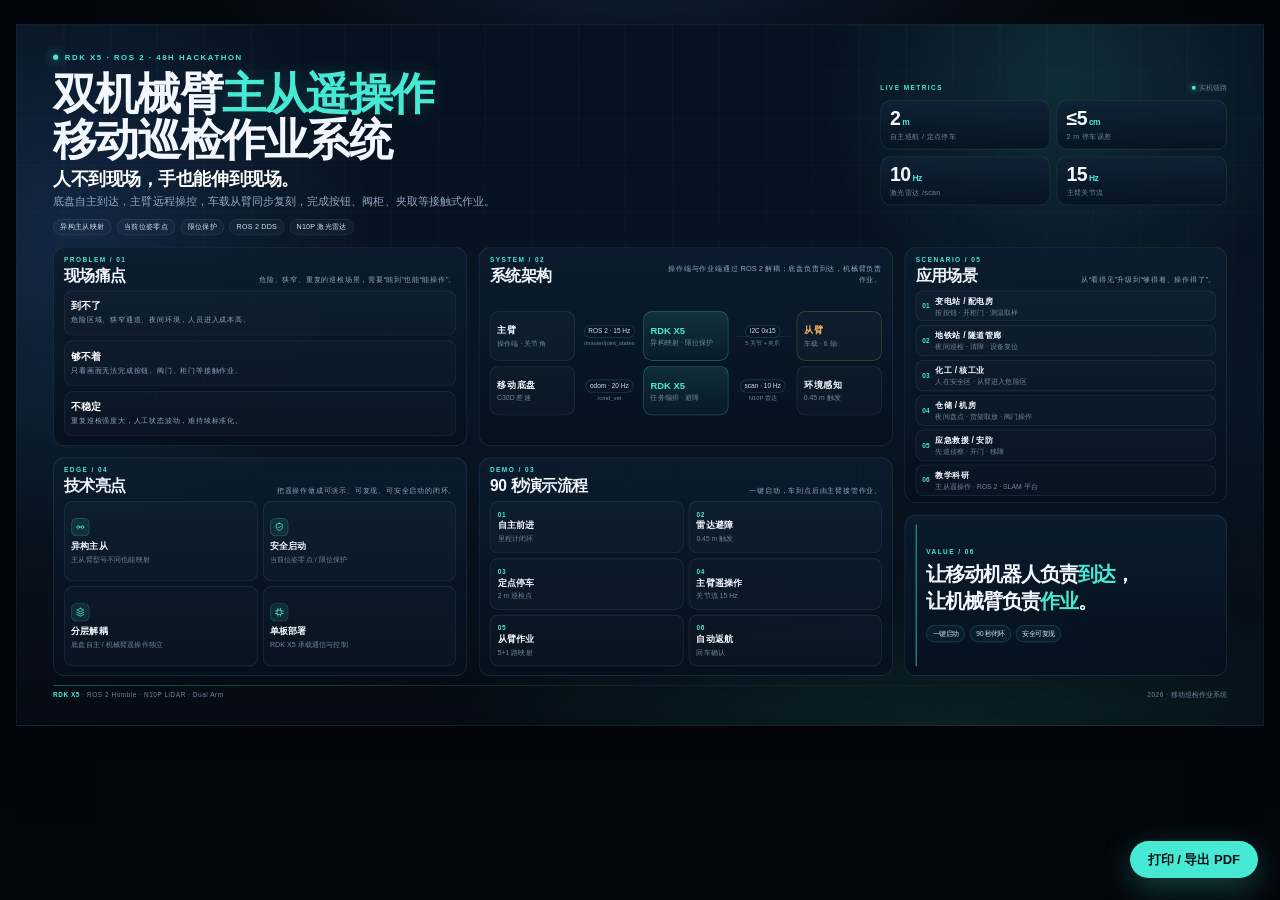
<file: poster/index.html>
<!doctype html>
<html lang="zh-CN">
<head>
  <meta charset="utf-8">
  <meta name="viewport" content="width=device-width, initial-scale=1">
  <title>双机械臂主从遥操作移动巡检作业系统</title>
  <link rel="stylesheet" href="poster.css">
</head>
<body>
  <div class="stage">
    <main class="poster" id="poster">
      <header class="hero">
        <div class="hero-copy">
          <div class="eyebrow"><span class="dot"></span>RDK X5 · ROS 2 · 48H HACKATHON</div>
          <h1>双机械臂<span class="accent">主从遥操作</span><br>移动巡检作业系统</h1>
          <p class="tagline">人不到现场，手也能伸到现场。</p>
          <p class="intro">底盘自主到达，主臂远程操控，车载从臂同步复刻，完成按钮、阀柜、夹取等接触式作业。</p>
          <div class="hero-tags">
            <span class="tag">异构主从映射</span>
            <span class="tag">当前位姿零点</span>
            <span class="tag">限位保护</span>
            <span class="tag">ROS 2 DDS</span>
            <span class="tag">N10P 激光雷达</span>
          </div>
        </div>
        <div class="hero-panel">
          <div class="hero-panel-head">
            <span class="kicker">LIVE METRICS</span>
            <span class="status"><i></i>实机链路</span>
          </div>
          <div class="metrics">
            <div class="metric">
              <div class="value">2<em>m</em></div>
              <div class="label">自主巡航 / 定点停车</div>
            </div>
            <div class="metric">
              <div class="value">≤5<em>cm</em></div>
              <div class="label">2 m 停车误差</div>
            </div>
            <div class="metric">
              <div class="value">10<em>Hz</em></div>
              <div class="label">激光雷达 /scan</div>
            </div>
            <div class="metric">
              <div class="value">15<em>Hz</em></div>
              <div class="label">主臂关节流</div>
            </div>
          </div>
        </div>
      </header>

      <div class="body-grid">
        <div class="column left">
          <section class="panel">
            <div class="panel-head">
              <div class="left-head">
                <span class="kicker">PROBLEM / 01</span>
                <h2>现场痛点</h2>
              </div>
              <p>危险、狭窄、重复的巡检场景，需要“能到”也能“能操作”。</p>
            </div>
            <div class="problem-grid">
              <div class="problem-item">
                <b>到不了</b>
                <span>危险区域、狭窄通道、夜间环境，人员进入成本高。</span>
              </div>
              <div class="problem-item">
                <b>够不着</b>
                <span>只看画面无法完成按钮、阀门、柜门等接触作业。</span>
              </div>
              <div class="problem-item">
                <b>不稳定</b>
                <span>重复巡检强度大，人工状态波动，难持续标准化。</span>
              </div>
            </div>
          </section>

          <section class="panel">
            <div class="panel-head">
              <div class="left-head">
                <span class="kicker">EDGE / 04</span>
                <h2>技术亮点</h2>
              </div>
              <p>把遥操作做成可演示、可复现、可安全启动的闭环。</p>
            </div>
            <div class="highlights">
              <div class="highlight">
                <div class="icon"><svg viewBox="0 0 24 24"><circle cx="7" cy="12" r="3"/><circle cx="17" cy="12" r="3"/><path d="M10 12h4"/></svg></div>
                <b>异构主从</b>
                <small>主从臂型号不同也能映射</small>
              </div>
              <div class="highlight">
                <div class="icon"><svg viewBox="0 0 24 24"><path d="M12 3l7 3v5c0 4.5-3 7.5-7 9-4-1.5-7-4.5-7-9V6l7-3z"/><path d="M9 12l2 2 4-4"/></svg></div>
                <b>安全启动</b>
                <small>当前位姿零点 / 限位保护</small>
              </div>
              <div class="highlight">
                <div class="icon"><svg viewBox="0 0 24 24"><path d="M12 3l8 4-8 4-8-4 8-4z"/><path d="M4 12l8 4 8-4"/><path d="M4 17l8 4 8-4"/></svg></div>
                <b>分层解耦</b>
                <small>底盘自主 / 机械臂遥操作独立</small>
              </div>
              <div class="highlight">
                <div class="icon"><svg viewBox="0 0 24 24"><rect x="7" y="7" width="10" height="10" rx="2"/><path d="M9 3v4M15 3v4M9 17v4M15 17v4M3 9h4M3 15h4M17 9h4M17 15h4"/></svg></div>
                <b>单板部署</b>
                <small>RDK X5 承载通信与控制</small>
              </div>
            </div>
          </section>
        </div>

        <div class="column middle">
          <section class="panel">
            <div class="panel-head">
              <div class="left-head">
                <span class="kicker">SYSTEM / 02</span>
                <h2>系统架构</h2>
              </div>
              <p>操作端与作业端通过 ROS 2 解耦；底盘负责到达，机械臂负责作业。</p>
            </div>
            <div class="arch">
              <div class="arch-lane">
                <div class="node"><strong>主臂</strong><small>操作端 · 关节角</small></div>
                <div class="link"><span>ROS 2 · 15 Hz</span><small>/master/joint_states</small></div>
                <div class="node core"><strong>RDK X5</strong><small>异构映射 · 限位保护</small></div>
                <div class="link"><span>I2C 0x15</span><small>5 关节 + 夹爪</small></div>
                <div class="node slave"><strong>从臂</strong><small>车载 · 6 轴</small></div>
              </div>
              <div class="arch-lane">
                <div class="node"><strong>移动底盘</strong><small>C30D 差速</small></div>
                <div class="link"><span>odom · 20 Hz</span><small>/cmd_vel</small></div>
                <div class="node core"><strong>RDK X5</strong><small>任务编排 · 避障</small></div>
                <div class="link"><span>scan · 10 Hz</span><small>N10P 雷达</small></div>
                <div class="node"><strong>环境感知</strong><small>0.45 m 触发</small></div>
              </div>
            </div>
          </section>

          <section class="panel">
            <div class="panel-head">
              <div class="left-head">
                <span class="kicker">DEMO / 03</span>
                <h2>90 秒演示流程</h2>
              </div>
              <p>一键启动，车到点后由主臂接管作业。</p>
            </div>
            <div class="flow">
              <div class="flow-step"><div class="num">01</div><b>自主前进</b><small>里程计闭环</small></div>
              <div class="flow-step"><div class="num">02</div><b>雷达避障</b><small>0.45 m 触发</small></div>
              <div class="flow-step"><div class="num">03</div><b>定点停车</b><small>2 m 巡检点</small></div>
              <div class="flow-step"><div class="num">04</div><b>主臂遥操作</b><small>关节流 15 Hz</small></div>
              <div class="flow-step"><div class="num">05</div><b>从臂作业</b><small>5+1 路映射</small></div>
              <div class="flow-step"><div class="num">06</div><b>自动返航</b><small>回车确认</small></div>
            </div>
          </section>
        </div>

        <div class="column right">
          <section class="panel">
            <div class="panel-head">
              <div class="left-head">
                <span class="kicker">SCENARIO / 05</span>
                <h2>应用场景</h2>
              </div>
              <p>从“看得见”升级到“够得着、操作得了”。</p>
            </div>
            <div class="scenarios">
              <div class="scenario"><span class="idx">01</span><div><b>变电站 / 配电房</b><small>按按钮 · 开柜门 · 测温取样</small></div></div>
              <div class="scenario"><span class="idx">02</span><div><b>地铁站 / 隧道管廊</b><small>夜间巡检 · 清障 · 设备复位</small></div></div>
              <div class="scenario"><span class="idx">03</span><div><b>化工 / 核工业</b><small>人在安全区 · 从臂进入危险区</small></div></div>
              <div class="scenario"><span class="idx">04</span><div><b>仓储 / 机房</b><small>夜间盘点 · 货架取放 · 阀门操作</small></div></div>
              <div class="scenario"><span class="idx">05</span><div><b>应急救援 / 安防</b><small>先遣侦察 · 开门 · 移障</small></div></div>
              <div class="scenario"><span class="idx">06</span><div><b>教学科研</b><small>主从遥操作 · ROS 2 · SLAM 平台</small></div></div>
            </div>
          </section>

          <section class="panel">
            <div class="closing-card">
              <span class="kicker">VALUE / 06</span>
              <p class="closing-quote">让移动机器人负责<span>到达</span>，<br>让机械臂负责<span>作业</span>。</p>
              <div class="closing-tags">
                <span>一键启动</span>
                <span>90 秒闭环</span>
                <span>安全可复现</span>
              </div>
            </div>
          </section>
        </div>
      </div>

      <footer class="footer">
        <div class="footer-line"></div>
        <div class="footer-content">
          <div><strong>RDK X5</strong> · ROS 2 Humble · N10P LiDAR · Dual Arm</div>
          <div>2026 · 移动巡检作业系统</div>
        </div>
      </footer>
    </main>
  </div>

  <button class="print-btn" type="button" onclick="window.print()">打印 / 导出 PDF</button>
  <script src="poster.js"></script>
</body>
</html>
</file>
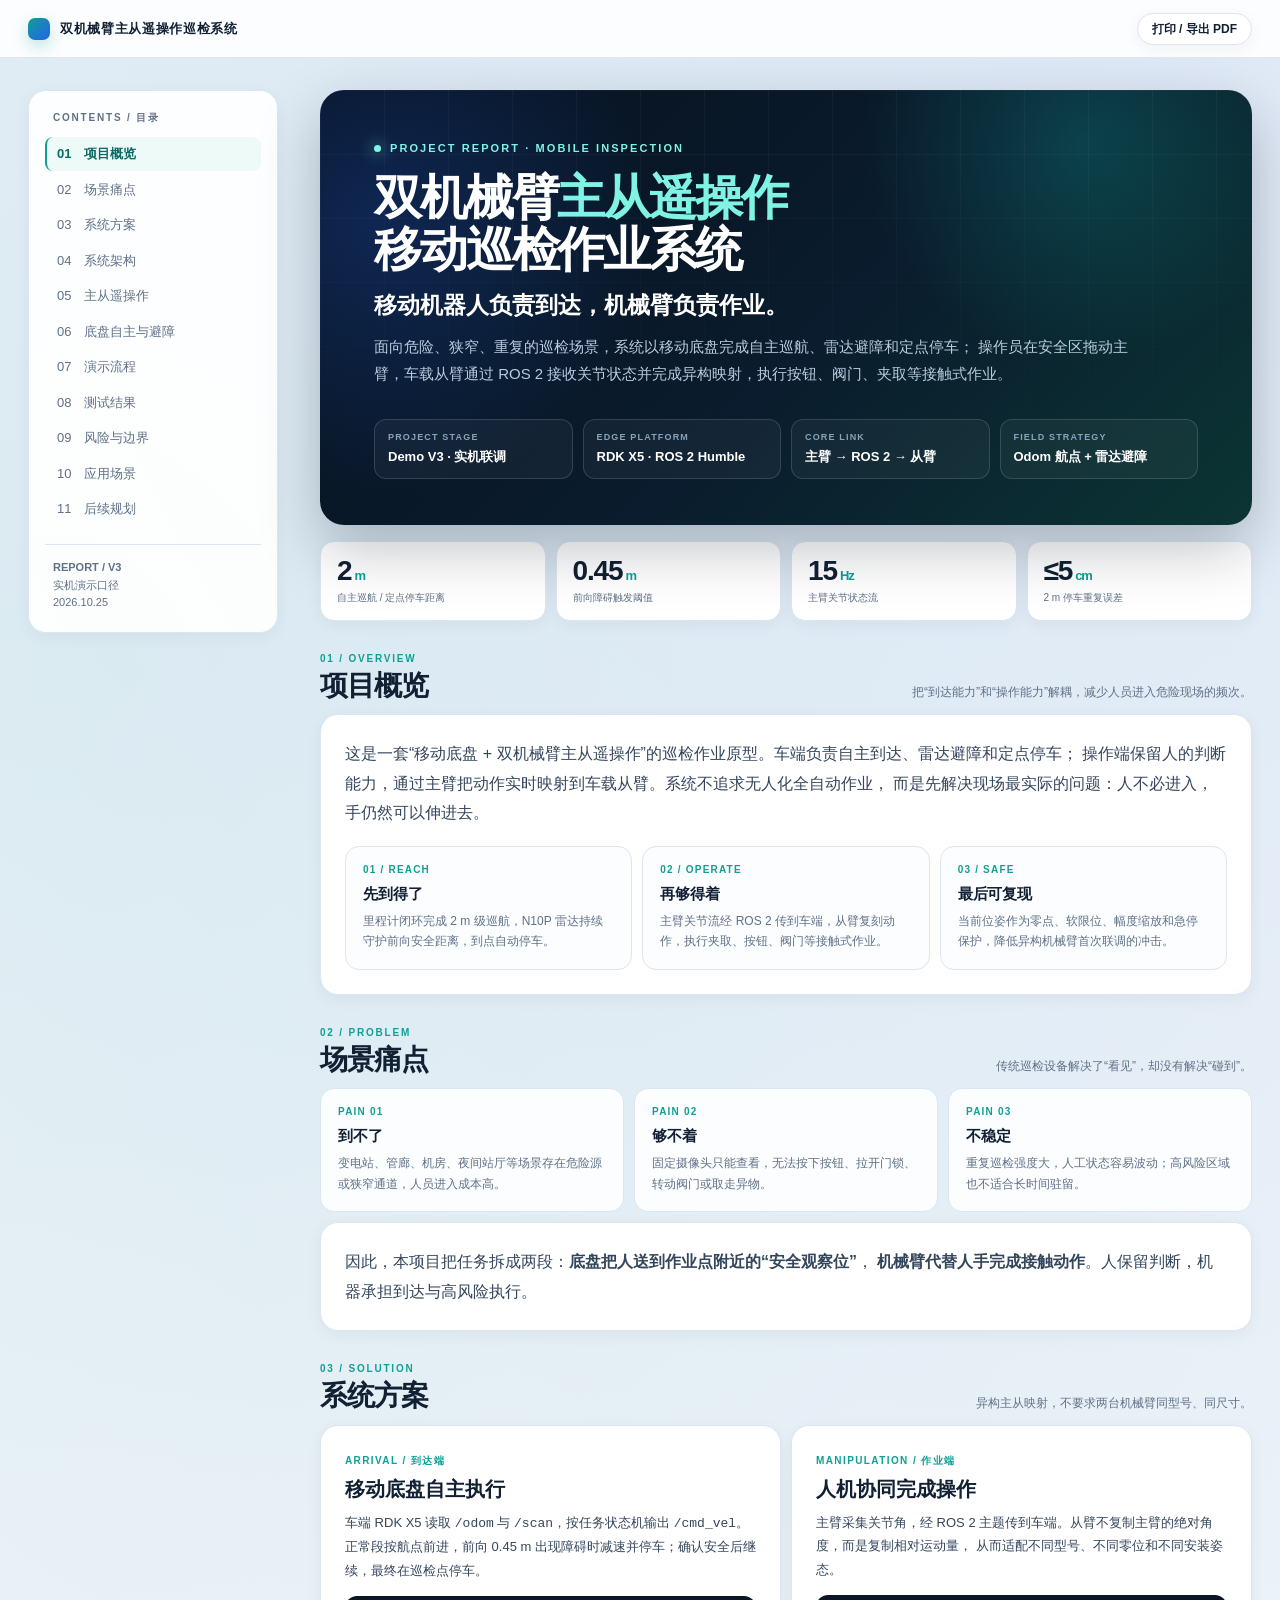
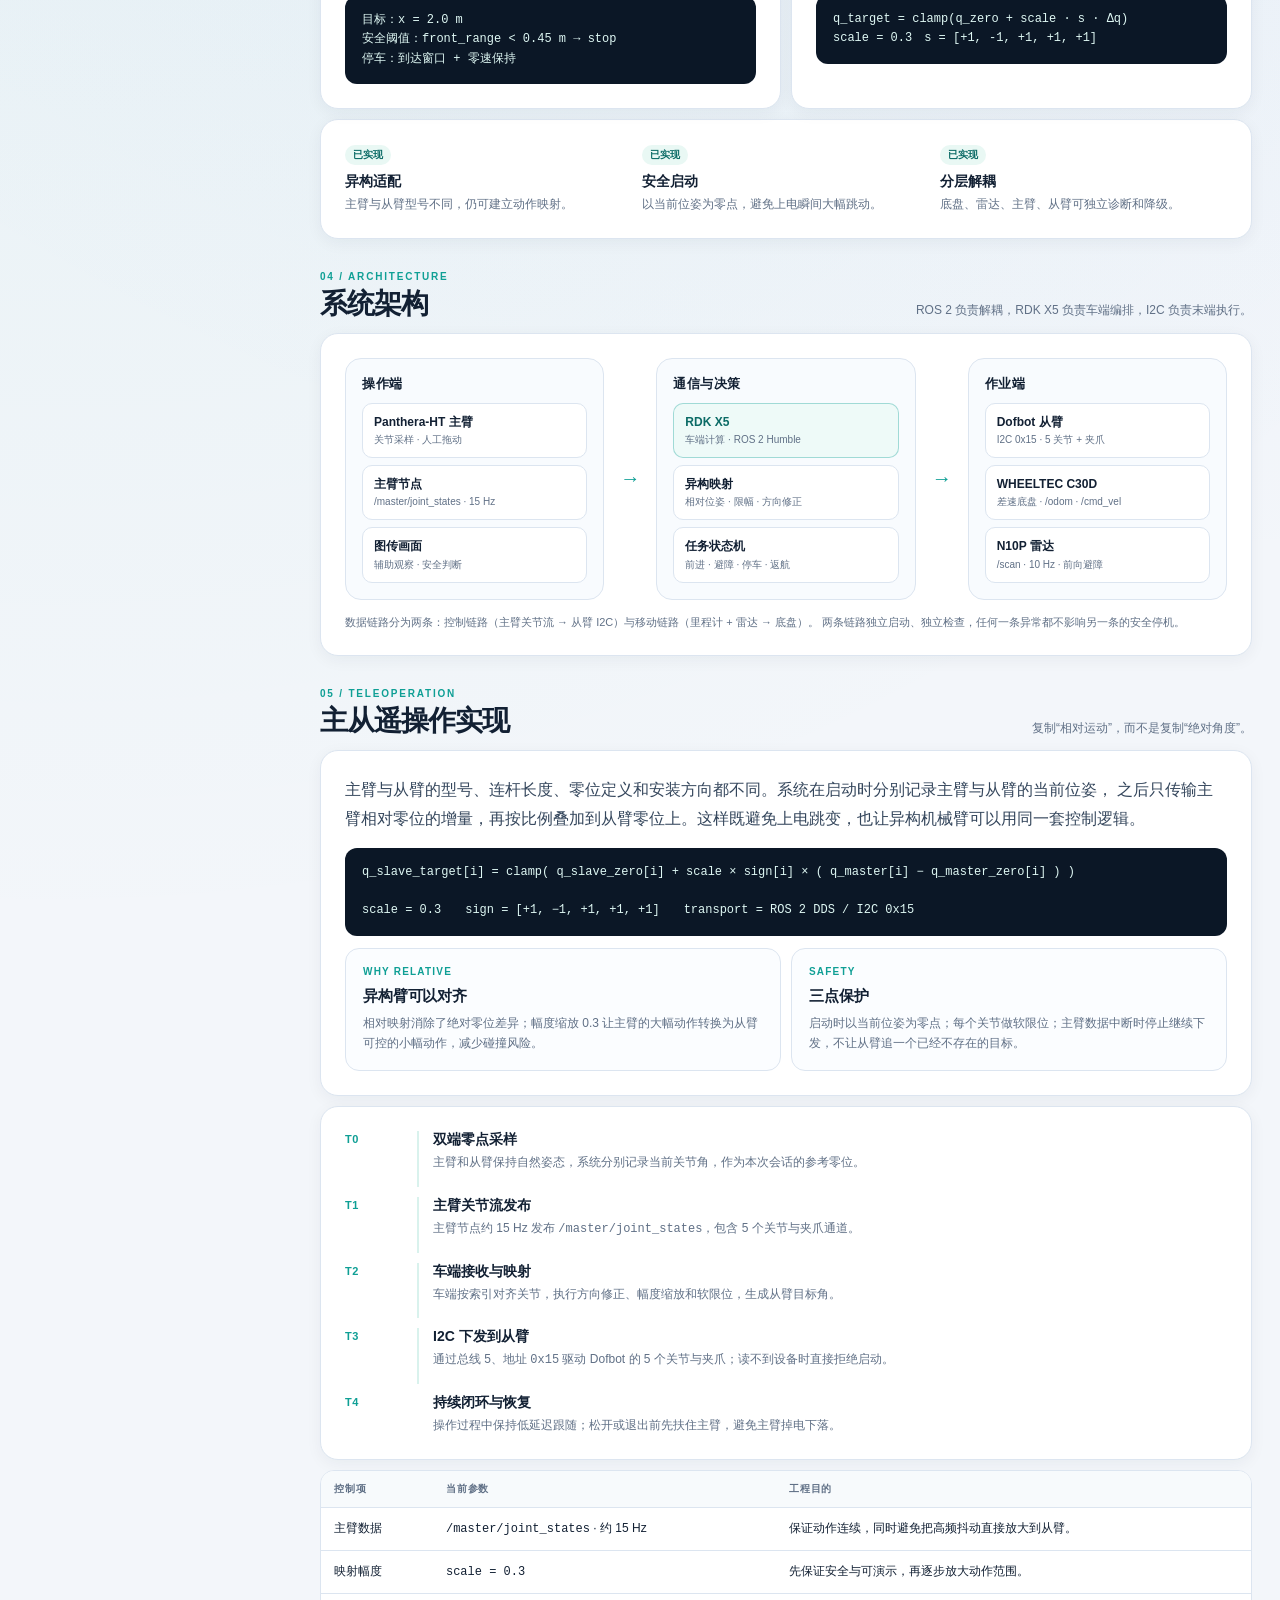
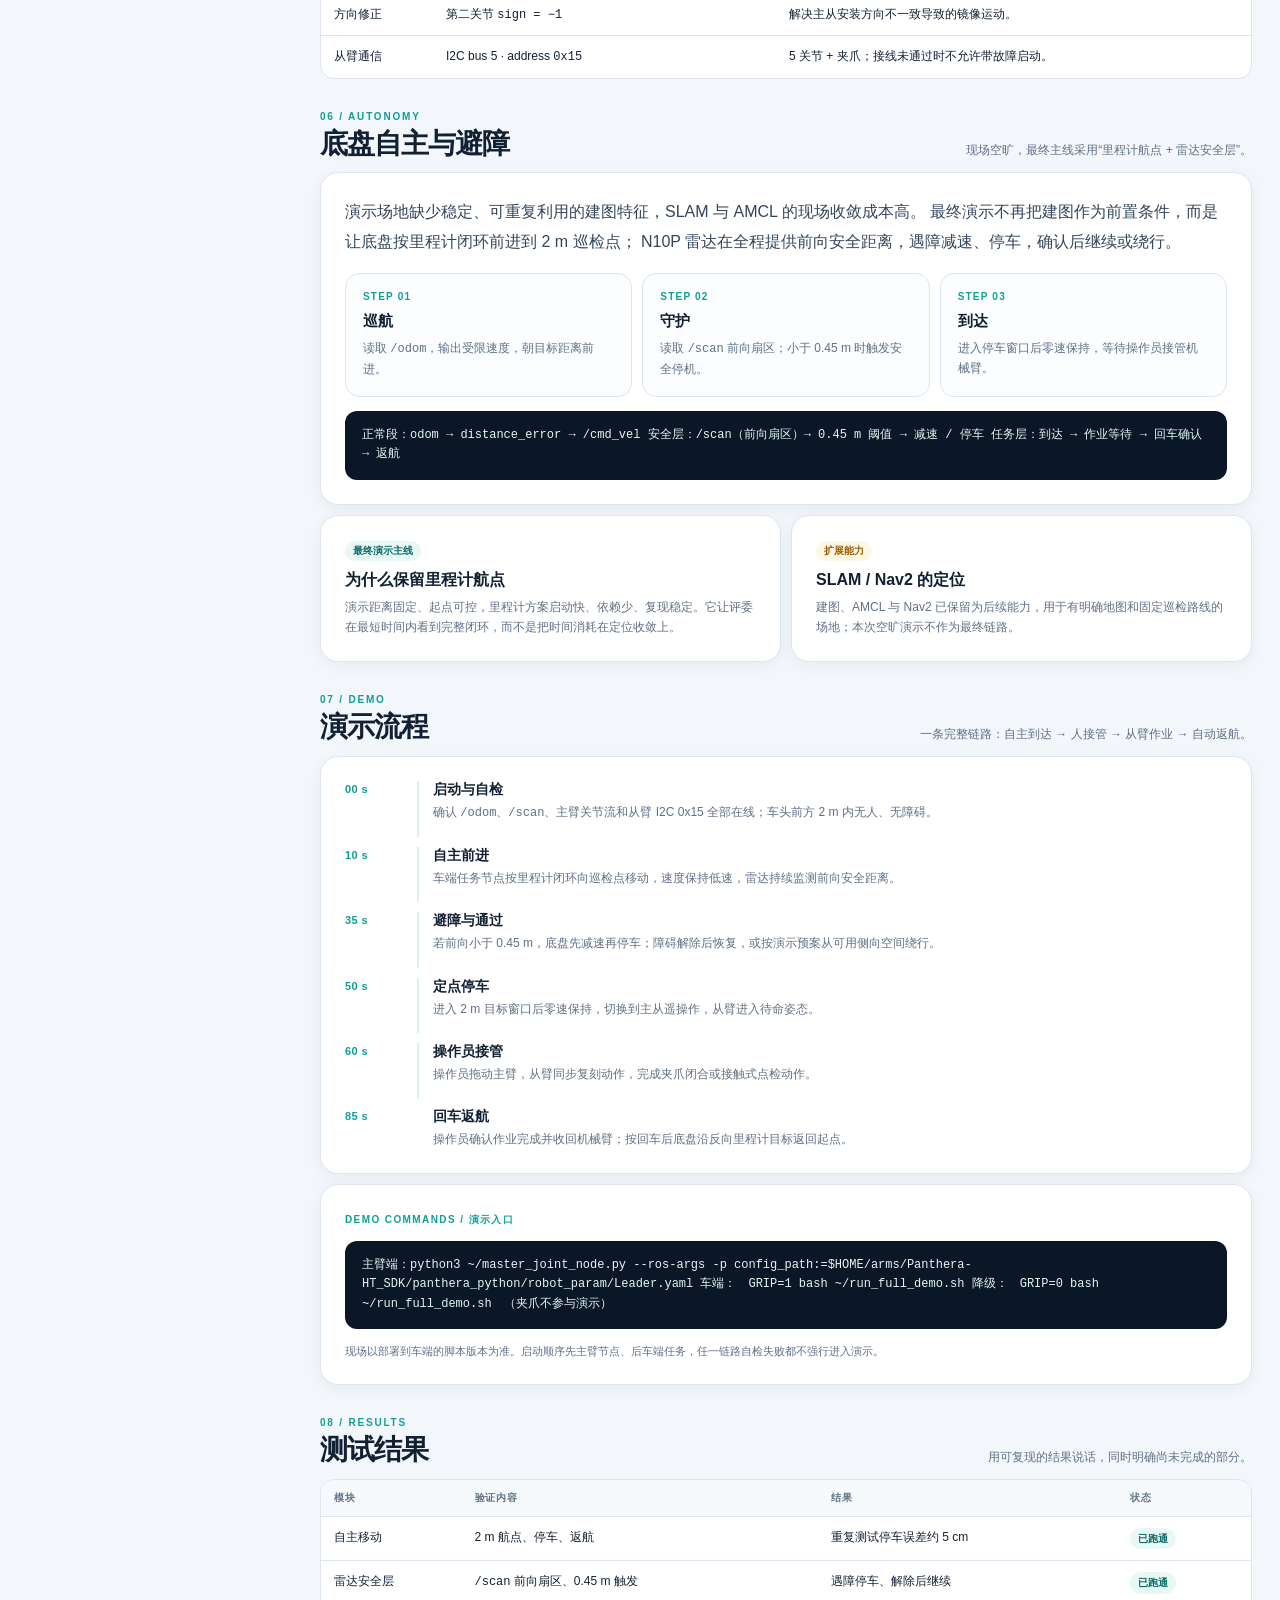
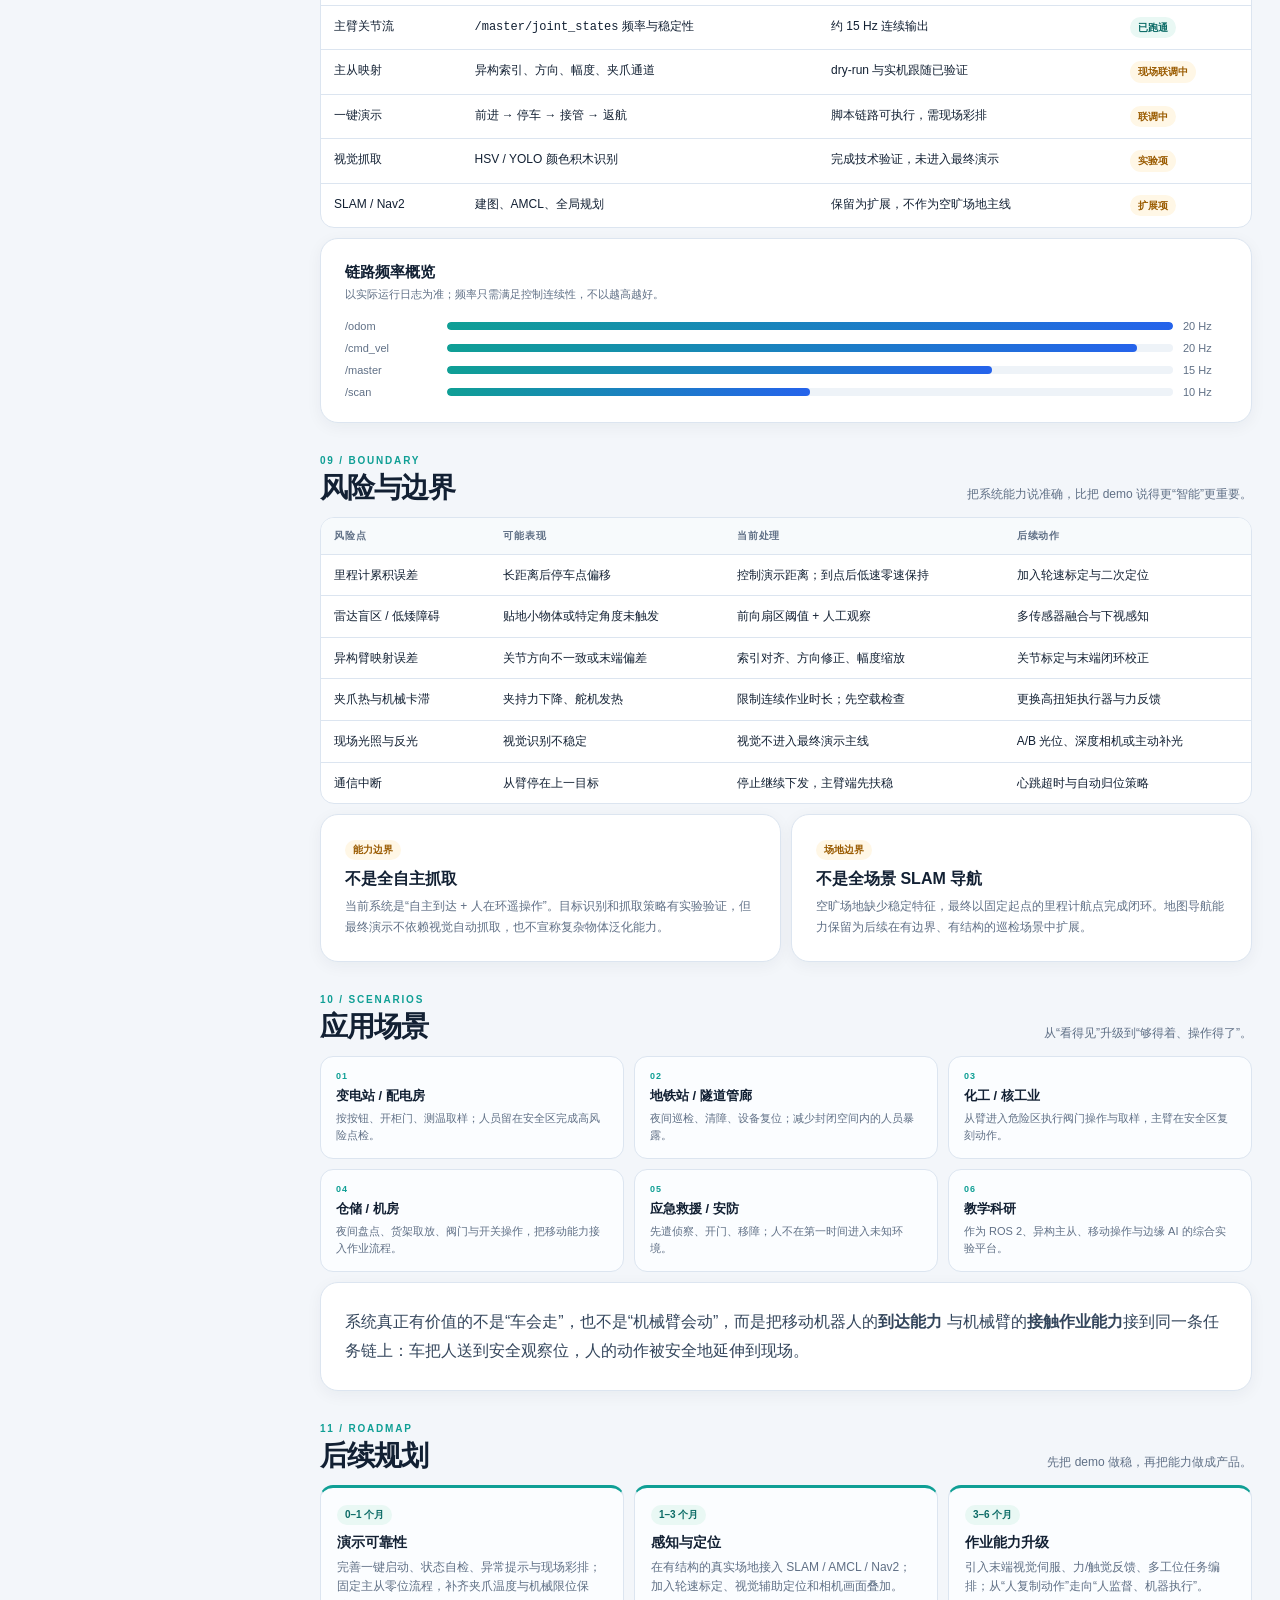
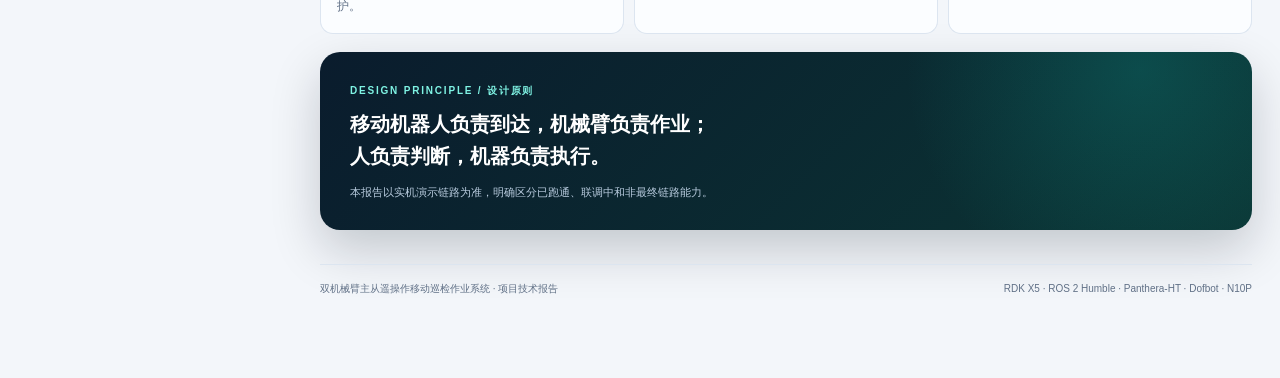
<file: report/index.html>
<!doctype html>
<html lang="zh-CN">
<head>
  <meta charset="utf-8">
  <meta name="viewport" content="width=device-width, initial-scale=1">
  <meta name="description" content="双机械臂主从遥操作移动巡检作业系统项目报告">
  <title>双机械臂主从遥操作移动巡检作业系统 · 项目报告</title>
  <link rel="stylesheet" href="report.css">
</head>
<body>
  <div class="progress" id="progress" aria-hidden="true"></div>

  <header class="topbar">
    <div class="brand"><span class="brand-mark"></span>双机械臂主从遥操作巡检系统</div>
    <div class="topbar-actions">
      <button class="print-btn" type="button" onclick="window.print()">打印 / 导出 PDF</button>
    </div>
  </header>

  <div class="shell">
    <aside class="sidebar">
      <p class="sidebar-title">CONTENTS / 目录</p>
      <nav class="toc" aria-label="报告目录">
        <a href="#overview">01　项目概览</a>
        <a href="#problem">02　场景痛点</a>
        <a href="#solution">03　系统方案</a>
        <a href="#architecture">04　系统架构</a>
        <a href="#teleoperation">05　主从遥操作</a>
        <a href="#autonomy">06　底盘自主与避障</a>
        <a href="#demo">07　演示流程</a>
        <a href="#results">08　测试结果</a>
        <a href="#boundary">09　风险与边界</a>
        <a href="#scenarios">10　应用场景</a>
        <a href="#roadmap">11　后续规划</a>
      </nav>
      <div class="sidebar-meta">
        <strong>REPORT / V3</strong><br>
        实机演示口径<br>
        2026.10.25
      </div>
    </aside>

    <main class="content">
      <section class="cover" id="top">
        <div class="cover-kicker"><span class="dot"></span>PROJECT REPORT · MOBILE INSPECTION</div>
        <h1>双机械臂<span>主从遥操作</span><br>移动巡检作业系统</h1>
        <p class="cover-lead">移动机器人负责到达，机械臂负责作业。</p>
        <p class="cover-desc">
          面向危险、狭窄、重复的巡检场景，系统以移动底盘完成自主巡航、雷达避障和定点停车；
          操作员在安全区拖动主臂，车载从臂通过 ROS 2 接收关节状态并完成异构映射，执行按钮、阀门、夹取等接触式作业。
        </p>
        <div class="cover-meta">
          <div><span>PROJECT STAGE</span><strong>Demo V3 · 实机联调</strong></div>
          <div><span>EDGE PLATFORM</span><strong>RDK X5 · ROS 2 Humble</strong></div>
          <div><span>CORE LINK</span><strong>主臂 → ROS 2 → 从臂</strong></div>
          <div><span>FIELD STRATEGY</span><strong>Odom 航点 + 雷达避障</strong></div>
        </div>
      </section>

      <div class="metrics" aria-label="关键指标">
        <div class="metric"><div class="value">2<em>m</em></div><div class="label">自主巡航 / 定点停车距离</div></div>
        <div class="metric"><div class="value">0.45<em>m</em></div><div class="label">前向障碍触发阈值</div></div>
        <div class="metric"><div class="value">15<em>Hz</em></div><div class="label">主臂关节状态流</div></div>
        <div class="metric"><div class="value">≤5<em>cm</em></div><div class="label">2 m 停车重复误差</div></div>
      </div>

      <section class="section" id="overview">
        <div class="section-head">
          <div><span class="index">01 / OVERVIEW</span><h2>项目概览</h2></div>
          <p>把“到达能力”和“操作能力”解耦，减少人员进入危险现场的频次。</p>
        </div>
        <div class="card">
          <p class="lead">
            这是一套“移动底盘 + 双机械臂主从遥操作”的巡检作业原型。车端负责自主到达、雷达避障和定点停车；
            操作端保留人的判断能力，通过主臂把动作实时映射到车载从臂。系统不追求无人化全自动作业，
            而是先解决现场最实际的问题：人不必进入，手仍然可以伸进去。
          </p>
          <div class="cards-3" style="margin-top:18px">
            <div class="mini-card">
              <span class="num">01 / REACH</span>
              <h3>先到得了</h3>
              <p>里程计闭环完成 2 m 级巡航，N10P 雷达持续守护前向安全距离，到点自动停车。</p>
            </div>
            <div class="mini-card">
              <span class="num">02 / OPERATE</span>
              <h3>再够得着</h3>
              <p>主臂关节流经 ROS 2 传到车端，从臂复刻动作，执行夹取、按钮、阀门等接触式作业。</p>
            </div>
            <div class="mini-card">
              <span class="num">03 / SAFE</span>
              <h3>最后可复现</h3>
              <p>当前位姿作为零点、软限位、幅度缩放和急停保护，降低异构机械臂首次联调的冲击。</p>
            </div>
          </div>
        </div>
      </section>

      <section class="section" id="problem">
        <div class="section-head">
          <div><span class="index">02 / PROBLEM</span><h2>场景痛点</h2></div>
          <p>传统巡检设备解决了“看见”，却没有解决“碰到”。</p>
        </div>
        <div class="cards-3">
          <div class="mini-card">
            <span class="num">PAIN 01</span>
            <h3>到不了</h3>
            <p>变电站、管廊、机房、夜间站厅等场景存在危险源或狭窄通道，人员进入成本高。</p>
          </div>
          <div class="mini-card">
            <span class="num">PAIN 02</span>
            <h3>够不着</h3>
            <p>固定摄像头只能查看，无法按下按钮、拉开门锁、转动阀门或取走异物。</p>
          </div>
          <div class="mini-card">
            <span class="num">PAIN 03</span>
            <h3>不稳定</h3>
            <p>重复巡检强度大，人工状态容易波动；高风险区域也不适合长时间驻留。</p>
          </div>
        </div>
        <div class="card" style="margin-top:10px">
          <p class="lead">
            因此，本项目把任务拆成两段：<strong>底盘把人送到作业点附近的“安全观察位”</strong>，
            <strong>机械臂代替人手完成接触动作</strong>。人保留判断，机器承担到达与高风险执行。
          </p>
        </div>
      </section>

      <section class="section" id="solution">
        <div class="section-head">
          <div><span class="index">03 / SOLUTION</span><h2>系统方案</h2></div>
          <p>异构主从映射，不要求两台机械臂同型号、同尺寸。</p>
        </div>
        <div class="cards-2">
          <div class="card">
            <span class="index" style="color:var(--teal);font-size:10px;font-weight:800;letter-spacing:.14em">ARRIVAL / 到达端</span>
            <h3 style="margin:8px 0 8px;font-size:20px">移动底盘自主执行</h3>
            <p class="lead" style="font-size:13px;line-height:1.8">
              车端 RDK X5 读取 <code>/odom</code> 与 <code>/scan</code>，按任务状态机输出 <code>/cmd_vel</code>。
              正常段按航点前进，前向 0.45 m 出现障碍时减速并停车；确认安全后继续，最终在巡检点停车。
            </p>
            <div class="formula">目标：x = 2.0 m<br>安全阈值：front_range &lt; 0.45 m → stop<br>停车：到达窗口 + 零速保持</div>
          </div>
          <div class="card">
            <span class="index" style="color:var(--teal);font-size:10px;font-weight:800;letter-spacing:.14em">MANIPULATION / 作业端</span>
            <h3 style="margin:8px 0 8px;font-size:20px">人机协同完成操作</h3>
            <p class="lead" style="font-size:13px;line-height:1.8">
              主臂采集关节角，经 ROS 2 主题传到车端。从臂不复制主臂的绝对角度，而是复制相对运动量，
              从而适配不同型号、不同零位和不同安装姿态。
            </p>
            <div class="formula">q_target = clamp(q_zero + scale · s · Δq)<br>scale = 0.3　s = [+1, -1, +1, +1, +1]</div>
          </div>
        </div>
        <div class="card" style="margin-top:10px">
          <div class="cards-3">
            <div><span class="badge ok">已实现</span><h3 style="font-size:14px;margin:8px 0 4px">异构适配</h3><p class="text-muted" style="font-size:12px;line-height:1.6;margin:0">主臂与从臂型号不同，仍可建立动作映射。</p></div>
            <div><span class="badge ok">已实现</span><h3 style="font-size:14px;margin:8px 0 4px">安全启动</h3><p class="text-muted" style="font-size:12px;line-height:1.6;margin:0">以当前位姿为零点，避免上电瞬间大幅跳动。</p></div>
            <div><span class="badge ok">已实现</span><h3 style="font-size:14px;margin:8px 0 4px">分层解耦</h3><p class="text-muted" style="font-size:12px;line-height:1.6;margin:0">底盘、雷达、主臂、从臂可独立诊断和降级。</p></div>
          </div>
        </div>
      </section>

      <section class="section" id="architecture">
        <div class="section-head">
          <div><span class="index">04 / ARCHITECTURE</span><h2>系统架构</h2></div>
          <p>ROS 2 负责解耦，RDK X5 负责车端编排，I2C 负责末端执行。</p>
        </div>
        <div class="card">
          <div class="arch">
            <div class="arch-col">
              <h3>操作端</h3>
              <div class="arch-node"><strong>Panthera-HT 主臂</strong><small>关节采样 · 人工拖动</small></div>
              <div class="arch-node"><strong>主臂节点</strong><small>/master/joint_states · 15 Hz</small></div>
              <div class="arch-node"><strong>图传画面</strong><small>辅助观察 · 安全判断</small></div>
            </div>
            <div class="arch-arrow">→</div>
            <div class="arch-col">
              <h3>通信与决策</h3>
              <div class="arch-node accent"><strong>RDK X5</strong><small>车端计算 · ROS 2 Humble</small></div>
              <div class="arch-node"><strong>异构映射</strong><small>相对位姿 · 限幅 · 方向修正</small></div>
              <div class="arch-node"><strong>任务状态机</strong><small>前进 · 避障 · 停车 · 返航</small></div>
            </div>
            <div class="arch-arrow">→</div>
            <div class="arch-col">
              <h3>作业端</h3>
              <div class="arch-node"><strong>Dofbot 从臂</strong><small>I2C 0x15 · 5 关节 + 夹爪</small></div>
              <div class="arch-node"><strong>WHEELTEC C30D</strong><small>差速底盘 · /odom · /cmd_vel</small></div>
              <div class="arch-node"><strong>N10P 雷达</strong><small>/scan · 10 Hz · 前向避障</small></div>
            </div>
          </div>
          <p class="arch-caption">
            数据链路分为两条：控制链路（主臂关节流 → 从臂 I2C）与移动链路（里程计 + 雷达 → 底盘）。
            两条链路独立启动、独立检查，任何一条异常都不影响另一条的安全停机。
          </p>
        </div>
      </section>

      <section class="section" id="teleoperation">
        <div class="section-head">
          <div><span class="index">05 / TELEOPERATION</span><h2>主从遥操作实现</h2></div>
          <p>复制“相对运动”，而不是复制“绝对角度”。</p>
        </div>
        <div class="card">
          <p class="lead">
            主臂与从臂的型号、连杆长度、零位定义和安装方向都不同。系统在启动时分别记录主臂与从臂的当前位姿，
            之后只传输主臂相对零位的增量，再按比例叠加到从臂零位上。这样既避免上电跳变，也让异构机械臂可以用同一套控制逻辑。
          </p>
          <div class="formula">
q_slave_target[i] = clamp( q_slave_zero[i] + scale × sign[i] × ( q_master[i] − q_master_zero[i] ) )<br><br>
scale = 0.3　　sign = [+1, −1, +1, +1, +1]　　transport = ROS 2 DDS / I2C 0x15
          </div>
          <div class="cards-2" style="margin-top:12px">
            <div class="mini-card">
              <span class="num">WHY RELATIVE</span>
              <h3>异构臂可以对齐</h3>
              <p>相对映射消除了绝对零位差异；幅度缩放 0.3 让主臂的大幅动作转换为从臂可控的小幅动作，减少碰撞风险。</p>
            </div>
            <div class="mini-card">
              <span class="num">SAFETY</span>
              <h3>三点保护</h3>
              <p>启动时以当前位姿为零点；每个关节做软限位；主臂数据中断时停止继续下发，不让从臂追一个已经不存在的目标。</p>
            </div>
          </div>
        </div>

        <div class="card" style="margin-top:10px">
          <div class="timeline">
            <div class="timeline-item">
              <div class="timeline-time">T0</div>
              <div class="timeline-body"><h3>双端零点采样</h3><p>主臂和从臂保持自然姿态，系统分别记录当前关节角，作为本次会话的参考零位。</p></div>
            </div>
            <div class="timeline-item">
              <div class="timeline-time">T1</div>
              <div class="timeline-body"><h3>主臂关节流发布</h3><p>主臂节点约 15 Hz 发布 <code>/master/joint_states</code>，包含 5 个关节与夹爪通道。</p></div>
            </div>
            <div class="timeline-item">
              <div class="timeline-time">T2</div>
              <div class="timeline-body"><h3>车端接收与映射</h3><p>车端按索引对齐关节，执行方向修正、幅度缩放和软限位，生成从臂目标角。</p></div>
            </div>
            <div class="timeline-item">
              <div class="timeline-time">T3</div>
              <div class="timeline-body"><h3>I2C 下发到从臂</h3><p>通过总线 5、地址 <code>0x15</code> 驱动 Dofbot 的 5 个关节与夹爪；读不到设备时直接拒绝启动。</p></div>
            </div>
            <div class="timeline-item">
              <div class="timeline-time">T4</div>
              <div class="timeline-body"><h3>持续闭环与恢复</h3><p>操作过程中保持低延迟跟随；松开或退出前先扶住主臂，避免主臂掉电下落。</p></div>
            </div>
          </div>
        </div>

        <div class="table-wrap" style="margin-top:10px">
          <table>
            <thead><tr><th>控制项</th><th>当前参数</th><th>工程目的</th></tr></thead>
            <tbody>
              <tr><td>主臂数据</td><td><code>/master/joint_states</code> · 约 15 Hz</td><td>保证动作连续，同时避免把高频抖动直接放大到从臂。</td></tr>
              <tr><td>映射幅度</td><td><code>scale = 0.3</code></td><td>先保证安全与可演示，再逐步放大动作范围。</td></tr>
              <tr><td>方向修正</td><td>第二关节 <code>sign = −1</code></td><td>解决主从安装方向不一致导致的镜像运动。</td></tr>
              <tr><td>从臂通信</td><td>I2C bus 5 · address <code>0x15</code></td><td>5 关节 + 夹爪；接线未通过时不允许带故障启动。</td></tr>
            </tbody>
          </table>
        </div>
      </section>

      <section class="section" id="autonomy">
        <div class="section-head">
          <div><span class="index">06 / AUTONOMY</span><h2>底盘自主与避障</h2></div>
          <p>现场空旷，最终主线采用“里程计航点 + 雷达安全层”。</p>
        </div>
        <div class="card">
          <p class="lead">
            演示场地缺少稳定、可重复利用的建图特征，SLAM 与 AMCL 的现场收敛成本高。
            最终演示不再把建图作为前置条件，而是让底盘按里程计闭环前进到 2 m 巡检点；
            N10P 雷达在全程提供前向安全距离，遇障减速、停车，确认后继续或绕行。
          </p>
          <div class="cards-3" style="margin-top:16px">
            <div class="mini-card"><span class="num">STEP 01</span><h3>巡航</h3><p>读取 <code>/odom</code>，输出受限速度，朝目标距离前进。</p></div>
            <div class="mini-card"><span class="num">STEP 02</span><h3>守护</h3><p>读取 <code>/scan</code> 前向扇区；小于 0.45 m 时触发安全停机。</p></div>
            <div class="mini-card"><span class="num">STEP 03</span><h3>到达</h3><p>进入停车窗口后零速保持，等待操作员接管机械臂。</p></div>
          </div>
          <div class="formula">
正常段：odom → distance_error → /cmd_vel
安全层：/scan（前向扇区）→ 0.45 m 阈值 → 减速 / 停车
任务层：到达 → 作业等待 → 回车确认 → 返航
          </div>
        </div>
        <div class="cards-2" style="margin-top:10px">
          <div class="card">
            <span class="badge ok">最终演示主线</span>
            <h3 style="font-size:16px;margin:9px 0 6px">为什么保留里程计航点</h3>
            <p class="text-muted" style="font-size:12px;line-height:1.7;margin:0">演示距离固定、起点可控，里程计方案启动快、依赖少、复现稳定。它让评委在最短时间内看到完整闭环，而不是把时间消耗在定位收敛上。</p>
          </div>
          <div class="card">
            <span class="badge warn">扩展能力</span>
            <h3 style="font-size:16px;margin:9px 0 6px">SLAM / Nav2 的定位</h3>
            <p class="text-muted" style="font-size:12px;line-height:1.7;margin:0">建图、AMCL 与 Nav2 已保留为后续能力，用于有明确地图和固定巡检路线的场地；本次空旷演示不作为最终链路。</p>
          </div>
        </div>
      </section>

      <section class="section" id="demo">
        <div class="section-head">
          <div><span class="index">07 / DEMO</span><h2>演示流程</h2></div>
          <p>一条完整链路：自主到达 → 人接管 → 从臂作业 → 自动返航。</p>
        </div>
        <div class="card">
          <div class="timeline">
            <div class="timeline-item">
              <div class="timeline-time">00 s</div>
              <div class="timeline-body"><h3>启动与自检</h3><p>确认 <code>/odom</code>、<code>/scan</code>、主臂关节流和从臂 I2C 0x15 全部在线；车头前方 2 m 内无人、无障碍。</p></div>
            </div>
            <div class="timeline-item">
              <div class="timeline-time">10 s</div>
              <div class="timeline-body"><h3>自主前进</h3><p>车端任务节点按里程计闭环向巡检点移动，速度保持低速，雷达持续监测前向安全距离。</p></div>
            </div>
            <div class="timeline-item">
              <div class="timeline-time">35 s</div>
              <div class="timeline-body"><h3>避障与通过</h3><p>若前向小于 0.45 m，底盘先减速再停车；障碍解除后恢复，或按演示预案从可用侧向空间绕行。</p></div>
            </div>
            <div class="timeline-item">
              <div class="timeline-time">50 s</div>
              <div class="timeline-body"><h3>定点停车</h3><p>进入 2 m 目标窗口后零速保持，切换到主从遥操作，从臂进入待命姿态。</p></div>
            </div>
            <div class="timeline-item">
              <div class="timeline-time">60 s</div>
              <div class="timeline-body"><h3>操作员接管</h3><p>操作员拖动主臂，从臂同步复刻动作，完成夹爪闭合或接触式点检动作。</p></div>
            </div>
            <div class="timeline-item">
              <div class="timeline-time">85 s</div>
              <div class="timeline-body"><h3>回车返航</h3><p>操作员确认作业完成并收回机械臂；按回车后底盘沿反向里程计目标返回起点。</p></div>
            </div>
          </div>
        </div>
        <div class="card" style="margin-top:10px">
          <span class="index" style="color:var(--teal);font-size:10px;font-weight:800;letter-spacing:.14em">DEMO COMMANDS / 演示入口</span>
          <div class="formula">
主臂端：python3 ~/master_joint_node.py --ros-args -p config_path:=$HOME/arms/Panthera-HT_SDK/panthera_python/robot_param/Leader.yaml
车端：　GRIP=1 bash ~/run_full_demo.sh
降级：　GRIP=0 bash ~/run_full_demo.sh　（夹爪不参与演示）
          </div>
          <p class="arch-caption">现场以部署到车端的脚本版本为准。启动顺序先主臂节点、后车端任务，任一链路自检失败都不强行进入演示。</p>
        </div>
      </section>

      <section class="section" id="results">
        <div class="section-head">
          <div><span class="index">08 / RESULTS</span><h2>测试结果</h2></div>
          <p>用可复现的结果说话，同时明确尚未完成的部分。</p>
        </div>
        <div class="table-wrap">
          <table>
            <thead><tr><th>模块</th><th>验证内容</th><th>结果</th><th>状态</th></tr></thead>
            <tbody>
              <tr><td>自主移动</td><td>2 m 航点、停车、返航</td><td>重复测试停车误差约 5 cm</td><td><span class="badge ok">已跑通</span></td></tr>
              <tr><td>雷达安全层</td><td><code>/scan</code> 前向扇区、0.45 m 触发</td><td>遇障停车、解除后继续</td><td><span class="badge ok">已跑通</span></td></tr>
              <tr><td>主臂关节流</td><td><code>/master/joint_states</code> 频率与稳定性</td><td>约 15 Hz 连续输出</td><td><span class="badge ok">已跑通</span></td></tr>
              <tr><td>主从映射</td><td>异构索引、方向、幅度、夹爪通道</td><td>dry-run 与实机跟随已验证</td><td><span class="badge warn">现场联调中</span></td></tr>
              <tr><td>一键演示</td><td>前进 → 停车 → 接管 → 返航</td><td>脚本链路可执行，需现场彩排</td><td><span class="badge warn">联调中</span></td></tr>
              <tr><td>视觉抓取</td><td>HSV / YOLO 颜色积木识别</td><td>完成技术验证，未进入最终演示</td><td><span class="badge warn">实验项</span></td></tr>
              <tr><td>SLAM / Nav2</td><td>建图、AMCL、全局规划</td><td>保留为扩展，不作为空旷场地主线</td><td><span class="badge warn">扩展项</span></td></tr>
            </tbody>
          </table>
        </div>
        <div class="card" style="margin-top:10px">
          <h3 style="margin:0 0 4px;font-size:15px">链路频率概览</h3>
          <p class="text-muted" style="margin:0;font-size:11px;line-height:1.6">以实际运行日志为准；频率只需满足控制连续性，不以越高越好。</p>
          <div class="freq-chart" aria-label="链路频率">
            <div class="freq-row"><span>/odom</span><div class="freq-track"><div class="freq-fill" style="width:100%"></div></div><span>20 Hz</span></div>
            <div class="freq-row"><span>/cmd_vel</span><div class="freq-track"><div class="freq-fill" style="width:95%"></div></div><span>20 Hz</span></div>
            <div class="freq-row"><span>/master</span><div class="freq-track"><div class="freq-fill" style="width:75%"></div></div><span>15 Hz</span></div>
            <div class="freq-row"><span>/scan</span><div class="freq-track"><div class="freq-fill" style="width:50%"></div></div><span>10 Hz</span></div>
          </div>
        </div>
      </section>

      <section class="section" id="boundary">
        <div class="section-head">
          <div><span class="index">09 / BOUNDARY</span><h2>风险与边界</h2></div>
          <p>把系统能力说准确，比把 demo 说得更“智能”更重要。</p>
        </div>
        <div class="table-wrap">
          <table>
            <thead><tr><th>风险点</th><th>可能表现</th><th>当前处理</th><th>后续动作</th></tr></thead>
            <tbody>
              <tr><td>里程计累积误差</td><td>长距离后停车点偏移</td><td>控制演示距离；到点后低速零速保持</td><td>加入轮速标定与二次定位</td></tr>
              <tr><td>雷达盲区 / 低矮障碍</td><td>贴地小物体或特定角度未触发</td><td>前向扇区阈值 + 人工观察</td><td>多传感器融合与下视感知</td></tr>
              <tr><td>异构臂映射误差</td><td>关节方向不一致或末端偏差</td><td>索引对齐、方向修正、幅度缩放</td><td>关节标定与末端闭环校正</td></tr>
              <tr><td>夹爪热与机械卡滞</td><td>夹持力下降、舵机发热</td><td>限制连续作业时长；先空载检查</td><td>更换高扭矩执行器与力反馈</td></tr>
              <tr><td>现场光照与反光</td><td>视觉识别不稳定</td><td>视觉不进入最终演示主线</td><td>A/B 光位、深度相机或主动补光</td></tr>
              <tr><td>通信中断</td><td>从臂停在上一目标</td><td>停止继续下发，主臂端先扶稳</td><td>心跳超时与自动归位策略</td></tr>
            </tbody>
          </table>
        </div>
        <div class="cards-2" style="margin-top:10px">
          <div class="card">
            <span class="badge warn">能力边界</span>
            <h3 style="font-size:16px;margin:9px 0 6px">不是全自主抓取</h3>
            <p class="text-muted" style="font-size:12px;line-height:1.7;margin:0">当前系统是“自主到达 + 人在环遥操作”。目标识别和抓取策略有实验验证，但最终演示不依赖视觉自动抓取，也不宣称复杂物体泛化能力。</p>
          </div>
          <div class="card">
            <span class="badge warn">场地边界</span>
            <h3 style="font-size:16px;margin:9px 0 6px">不是全场景 SLAM 导航</h3>
            <p class="text-muted" style="font-size:12px;line-height:1.7;margin:0">空旷场地缺少稳定特征，最终以固定起点的里程计航点完成闭环。地图导航能力保留为后续在有边界、有结构的巡检场景中扩展。</p>
          </div>
        </div>
      </section>

      <section class="section" id="scenarios">
        <div class="section-head">
          <div><span class="index">10 / SCENARIOS</span><h2>应用场景</h2></div>
          <p>从“看得见”升级到“够得着、操作得了”。</p>
        </div>
        <div class="scenario-grid">
          <div class="scenario"><span class="num">01</span><h3>变电站 / 配电房</h3><p>按按钮、开柜门、测温取样；人员留在安全区完成高风险点检。</p></div>
          <div class="scenario"><span class="num">02</span><h3>地铁站 / 隧道管廊</h3><p>夜间巡检、清障、设备复位；减少封闭空间内的人员暴露。</p></div>
          <div class="scenario"><span class="num">03</span><h3>化工 / 核工业</h3><p>从臂进入危险区执行阀门操作与取样，主臂在安全区复刻动作。</p></div>
          <div class="scenario"><span class="num">04</span><h3>仓储 / 机房</h3><p>夜间盘点、货架取放、阀门与开关操作，把移动能力接入作业流程。</p></div>
          <div class="scenario"><span class="num">05</span><h3>应急救援 / 安防</h3><p>先遣侦察、开门、移障；人不在第一时间进入未知环境。</p></div>
          <div class="scenario"><span class="num">06</span><h3>教学科研</h3><p>作为 ROS 2、异构主从、移动操作与边缘 AI 的综合实验平台。</p></div>
        </div>
        <div class="card" style="margin-top:10px">
          <p class="lead">
            系统真正有价值的不是“车会走”，也不是“机械臂会动”，而是把移动机器人的<strong>到达能力</strong>
            与机械臂的<strong>接触作业能力</strong>接到同一条任务链上：车把人送到安全观察位，人的动作被安全地延伸到现场。
          </p>
        </div>
      </section>

      <section class="section" id="roadmap">
        <div class="section-head">
          <div><span class="index">11 / ROADMAP</span><h2>后续规划</h2></div>
          <p>先把 demo 做稳，再把能力做成产品。</p>
        </div>
        <div class="roadmap">
          <div class="roadmap-item">
            <span class="badge ok">0–1 个月</span>
            <h3 style="margin-top:9px">演示可靠性</h3>
            <p>完善一键启动、状态自检、异常提示与现场彩排；固定主从零位流程，补齐夹爪温度与机械限位保护。</p>
          </div>
          <div class="roadmap-item">
            <span class="badge ok">1–3 个月</span>
            <h3 style="margin-top:9px">感知与定位</h3>
            <p>在有结构的真实场地接入 SLAM / AMCL / Nav2；加入轮速标定、视觉辅助定位和相机画面叠加。</p>
          </div>
          <div class="roadmap-item">
            <span class="badge ok">3–6 个月</span>
            <h3 style="margin-top:9px">作业能力升级</h3>
            <p>引入末端视觉伺服、力/触觉反馈、多工位任务编排；从“人复制动作”走向“人监督、机器执行”。</p>
          </div>
        </div>
        <div class="callout" style="margin-top:18px">
          <span class="kicker">DESIGN PRINCIPLE / 设计原则</span>
          <p>移动机器人负责到达，机械臂负责作业；<br>人负责判断，机器负责执行。</p>
          <small>本报告以实机演示链路为准，明确区分已跑通、联调中和非最终链路能力。</small>
        </div>
      </section>

      <footer class="footer">
        <div>双机械臂主从遥操作移动巡检作业系统 · 项目技术报告</div>
        <div>RDK X5 · ROS 2 Humble · Panthera-HT · Dofbot · N10P</div>
      </footer>
    </main>
  </div>

  <script src="report.js"></script>
</body>
</html>
</file>
<file: course/styles.css>
:root {
  --bg: #060a12;
  --bg-soft: #0a111d;
  --panel: rgba(15, 24, 41, 0.74);
  --panel-solid: #0e1728;
  --panel-2: rgba(22, 34, 56, 0.66);
  --border: rgba(125, 165, 225, 0.16);
  --border-strong: rgba(125, 165, 225, 0.32);
  --text: #e8f0ff;
  --text-2: #c3d2ea;
  --muted: #8ba0c0;
  --faint: #5f7391;
  --accent: #38bdf8;
  --accent-2: #818cf8;
  --accent-3: #34d399;
  --amber: #fbbf24;
  --pink: #f472b6;
  --danger: #fb7185;
  --code-bg: #070d18;
  --shadow: 0 24px 80px rgba(0, 0, 0, 0.38);
  --radius: 18px;
  --radius-sm: 12px;
  --topbar: 64px;
  --sidebar: 264px;
  --max: 1180px;
  --font: "Segoe UI", "Microsoft YaHei", "PingFang SC", system-ui, -apple-system, sans-serif;
  --mono: "Cascadia Code", "JetBrains Mono", "SFMono-Regular", Consolas, "Liberation Mono", monospace;
}

[data-theme="light"] {
  --bg: #f1f5fb;
  --bg-soft: #e8eff9;
  --panel: rgba(255, 255, 255, 0.82);
  --panel-solid: #ffffff;
  --panel-2: rgba(236, 243, 253, 0.9);
  --border: rgba(38, 74, 130, 0.14);
  --border-strong: rgba(38, 74, 130, 0.28);
  --text: #11213a;
  --text-2: #314a6c;
  --muted: #5d7392;
  --faint: #8296b3;
  --accent: #0284c7;
  --accent-2: #6366f1;
  --accent-3: #059669;
  --amber: #b45309;
  --pink: #db2777;
  --danger: #e11d48;
  --code-bg: #0b1424;
  --shadow: 0 24px 70px rgba(31, 55, 92, 0.14);
}

* { box-sizing: border-box; }

html { scroll-behavior: smooth; }

body {
  margin: 0;
  min-height: 100vh;
  background: var(--bg);
  color: var(--text);
  font-family: var(--font);
  line-height: 1.65;
  overflow-x: hidden;
  -webkit-font-smoothing: antialiased;
}

::selection { background: rgba(56, 189, 248, 0.28); color: var(--text); }

a { color: inherit; }

button, input { font: inherit; }

button { color: inherit; }

.bg-grid {
  position: fixed;
  inset: 0;
  z-index: -2;
  background:
    radial-gradient(circle at 12% -8%, rgba(56, 189, 248, 0.17), transparent 38%),
    radial-gradient(circle at 88% 8%, rgba(129, 140, 248, 0.14), transparent 36%),
    radial-gradient(circle at 55% 100%, rgba(52, 211, 153, 0.07), transparent 42%),
    var(--bg);
}

.bg-grid::after {
  content: "";
  position: absolute;
  inset: 0;
  background-image:
    linear-gradient(rgba(125, 165, 225, 0.055) 1px, transparent 1px),
    linear-gradient(90deg, rgba(125, 165, 225, 0.055) 1px, transparent 1px);
  background-size: 48px 48px;
  -webkit-mask-image: radial-gradient(ellipse at 50% 10%, #000 20%, transparent 78%);
  mask-image: radial-gradient(ellipse at 50% 10%, #000 20%, transparent 78%);
}

[data-theme="light"] .bg-grid {
  background:
    radial-gradient(circle at 10% -8%, rgba(2, 132, 199, 0.12), transparent 38%),
    radial-gradient(circle at 92% 4%, rgba(99, 102, 241, 0.09), transparent 36%),
    var(--bg);
}

.topbar {
  position: fixed;
  top: 0;
  left: 0;
  right: 0;
  height: var(--topbar);
  z-index: 50;
  display: flex;
  align-items: center;
  gap: 18px;
  padding: 0 24px;
  background: rgba(6, 10, 18, 0.78);
  border-bottom: 1px solid var(--border);
  backdrop-filter: blur(18px);
  -webkit-backdrop-filter: blur(18px);
}

[data-theme="light"] .topbar { background: rgba(241, 245, 251, 0.82); }

.brand {
  display: flex;
  align-items: center;
  gap: 11px;
  text-decoration: none;
  color: var(--text);
  flex: none;
}

.brand-mark {
  width: 38px;
  height: 38px;
  border-radius: 12px;
  display: grid;
  place-items: center;
  background: linear-gradient(135deg, var(--accent), var(--accent-2));
  color: #04111f;
  font-weight: 800;
  font-size: 13px;
  letter-spacing: -0.04em;
  box-shadow: 0 8px 24px rgba(56, 189, 248, 0.26);
}

.brand-text { font-size: 14px; font-weight: 700; line-height: 1.2; }
.brand-text small {
  display: block;
  margin-top: 2px;
  font-size: 9px;
  letter-spacing: 0.2em;
  color: var(--faint);
  font-weight: 600;
  text-transform: uppercase;
}

.topnav { display: flex; align-items: center; gap: 2px; margin-left: auto; }

.topnav a {
  padding: 7px 11px;
  border-radius: 8px;
  color: var(--muted);
  text-decoration: none;
  font-size: 13px;
  transition: color 0.2s, background 0.2s;
}

.topnav a:hover { color: var(--text); background: rgba(125, 165, 225, 0.08); }

.top-actions { display: flex; align-items: center; gap: 8px; }

.icon-btn {
  width: 38px;
  height: 38px;
  display: grid;
  place-items: center;
  border: 1px solid var(--border);
  border-radius: 10px;
  background: rgba(125, 165, 225, 0.05);
  color: var(--muted);
  cursor: pointer;
  transition: color 0.2s, border-color 0.2s, background 0.2s;
}

.icon-btn:hover { color: var(--accent); border-color: rgba(56, 189, 248, 0.36); background: rgba(56, 189, 248, 0.08); }
.icon-btn svg { width: 18px; height: 18px; }
.menu-btn { display: none; }

.scroll-track {
  position: fixed;
  top: var(--topbar);
  left: 0;
  right: 0;
  height: 2px;
  z-index: 55;
  background: transparent;
}

#scrollProgress {
  width: 0;
  height: 100%;
  background: linear-gradient(90deg, var(--accent), var(--accent-2), var(--accent-3));
  box-shadow: 0 0 12px rgba(56, 189, 248, 0.7);
  transition: width 0.08s linear;
}

.sidebar {
  position: fixed;
  top: var(--topbar);
  left: 0;
  bottom: 0;
  width: var(--sidebar);
  padding: 22px 16px 20px;
  background: rgba(8, 13, 23, 0.62);
  border-right: 1px solid var(--border);
  backdrop-filter: blur(16px);
  -webkit-backdrop-filter: blur(16px);
  overflow-y: auto;
  z-index: 40;
  transition: transform 0.28s ease;
}

[data-theme="light"] .sidebar { background: rgba(248, 251, 255, 0.72); }

.sidebar-head {
  display: flex;
  align-items: center;
  justify-content: space-between;
  padding: 0 8px;
  margin-bottom: 10px;
  color: var(--faint);
  font-size: 10.5px;
  font-weight: 700;
  letter-spacing: 0.16em;
  text-transform: uppercase;
}

#progressText { color: var(--accent); letter-spacing: 0; }

.side-progress {
  height: 5px;
  margin: 0 8px 18px;
  border-radius: 999px;
  background: rgba(125, 165, 225, 0.13);
  overflow: hidden;
}

.side-progress i {
  display: block;
  width: 0;
  height: 100%;
  border-radius: inherit;
  background: linear-gradient(90deg, var(--accent), var(--accent-2));
  transition: width 0.35s ease;
}

.side-nav { display: grid; gap: 2px; }

.side-nav a {
  display: flex;
  align-items: center;
  gap: 9px;
  padding: 8px 10px;
  border-left: 2px solid transparent;
  border-radius: 8px;
  color: var(--muted);
  text-decoration: none;
  font-size: 13px;
  transition: color 0.2s, background 0.2s, border-color 0.2s;
}

.side-nav a:hover { color: var(--text); background: rgba(125, 165, 225, 0.06); }

.side-nav a.active {
  color: var(--text);
  background: rgba(56, 189, 248, 0.09);
  border-left-color: var(--accent);
}

.side-nav a .idx {
  width: 20px;
  flex: none;
  color: var(--faint);
  font-family: var(--mono);
  font-size: 10px;
}

.side-nav a.active .idx { color: var(--accent); }

.side-nav .sub { padding-left: 34px; font-size: 12px; }
.side-nav .sub .idx { display: none; }

.side-foot { margin-top: 24px; padding: 16px 8px 0; border-top: 1px solid var(--border); }

.side-foot button {
  width: 100%;
  padding: 8px 10px;
  border: 1px solid var(--border);
  border-radius: 8px;
  background: transparent;
  color: var(--muted);
  font-size: 12px;
  cursor: pointer;
  transition: color 0.2s, border-color 0.2s;
}

.side-foot button:hover { color: var(--danger); border-color: rgba(251, 113, 133, 0.4); }

.main {
  margin-left: var(--sidebar);
  padding: 96px 40px 70px;
}

.section {
  width: 100%;
  max-width: var(--max);
  margin: 0 auto;
  padding: 34px 0;
  scroll-margin-top: 86px;
}

.section-head { margin-bottom: 24px; }

.kicker {
  display: flex;
  align-items: center;
  gap: 9px;
  color: var(--accent);
  font-size: 11px;
  font-weight: 700;
  letter-spacing: 0.18em;
  text-transform: uppercase;
}

.kicker::before {
  content: "";
  width: 24px;
  height: 1px;
  background: linear-gradient(90deg, var(--accent), transparent);
}

.section-head h2 {
  margin: 8px 0 8px;
  font-size: clamp(1.65rem, 2.4vw, 2.25rem);
  line-height: 1.2;
  letter-spacing: -0.02em;
}

.section-head p { margin: 0; max-width: 780px; color: var(--muted); font-size: 14px; }

.hero {
  min-height: calc(100vh - var(--topbar) - 80px);
  display: grid;
  grid-template-columns: 1.06fr 0.94fr;
  gap: 48px;
  align-items: center;
  padding: 36px 0 46px;
}

.eyebrow {
  display: inline-flex;
  align-items: center;
  gap: 8px;
  padding: 5px 10px;
  border: 1px solid rgba(56, 189, 248, 0.28);
  border-radius: 999px;
  background: rgba(56, 189, 248, 0.07);
  color: #7dd3fc;
  font-size: 10.5px;
  font-weight: 700;
  letter-spacing: 0.14em;
  text-transform: uppercase;
}

.eyebrow .dot {
  width: 6px;
  height: 6px;
  border-radius: 50%;
  background: var(--accent-3);
  box-shadow: 0 0 10px var(--accent-3);
  animation: pulse 2s infinite;
}

.hero h1 {
  margin: 16px 0 18px;
  font-size: clamp(2.2rem, 3.9vw, 3.75rem);
  line-height: 1.08;
  letter-spacing: -0.035em;
  font-weight: 800;
}

.grad {
  background: linear-gradient(100deg, #7dd3fc 5%, #a5b4fc 52%, #6ee7b7 100%);
  -webkit-background-clip: text;
  background-clip: text;
  color: transparent;
}

.hero p {
  max-width: 620px;
  margin: 0;
  color: var(--text-2);
  font-size: 15.5px;
  line-height: 1.8;
}

.hero-actions { display: flex; flex-wrap: wrap; gap: 10px; margin: 26px 0 28px; }

.btn {
  display: inline-flex;
  align-items: center;
  justify-content: center;
  gap: 8px;
  padding: 11px 17px;
  border: 1px solid transparent;
  border-radius: 11px;
  font-size: 13.5px;
  font-weight: 600;
  text-decoration: none;
  cursor: pointer;
  transition: transform 0.2s, box-shadow 0.2s, border-color 0.2s, background 0.2s;
}

.btn:hover { transform: translateY(-1px); }
.btn svg { width: 16px; height: 16px; }

.btn-primary {
  background: linear-gradient(135deg, var(--accent), #6366f1);
  color: #fff;
  box-shadow: 0 12px 30px rgba(56, 189, 248, 0.24);
}

.btn-primary:hover { box-shadow: 0 16px 38px rgba(56, 189, 248, 0.32); }

.btn-ghost {
  border-color: var(--border-strong);
  background: rgba(125, 165, 225, 0.05);
  color: var(--text);
}

.btn-ghost:hover { border-color: rgba(56, 189, 248, 0.42); background: rgba(56, 189, 248, 0.07); }

.hero-stats {
  display: grid;
  grid-template-columns: repeat(4, minmax(0, 1fr));
  gap: 10px;
  max-width: 580px;
}

.stat {
  padding: 10px 12px;
  border: 1px solid var(--border);
  border-radius: 11px;
  background: rgba(15, 24, 41, 0.5);
}

[data-theme="light"] .stat { background: rgba(255, 255, 255, 0.6); }

.stat strong { display: block; font-size: 19px; line-height: 1.2; letter-spacing: -0.02em; }
.stat span { display: block; margin-top: 2px; color: var(--faint); font-size: 10.5px; }

.terminal-card {
  position: relative;
  border: 1px solid var(--border-strong);
  border-radius: 18px;
  background: linear-gradient(180deg, rgba(16, 28, 48, 0.97), rgba(7, 13, 24, 0.99));
  box-shadow: var(--shadow);
  overflow: hidden;
  transform: perspective(1200px) rotateY(-2deg) rotateX(1deg);
}

.terminal-card::before {
  content: "";
  position: absolute;
  inset: -1px;
  pointer-events: none;
  background: radial-gradient(circle at 20% 0%, rgba(56, 189, 248, 0.16), transparent 42%);
}

.terminal-head {
  display: flex;
  align-items: center;
  gap: 6px;
  padding: 11px 14px;
  border-bottom: 1px solid rgba(125, 165, 225, 0.14);
  background: rgba(255, 255, 255, 0.025);
}

.term-dot { width: 9px; height: 9px; border-radius: 50%; }
.term-dot.r { background: #f87171; }
.term-dot.y { background: #fbbf24; }
.term-dot.g { background: #34d399; }
.term-title { margin-left: auto; color: #5f7391; font-family: var(--mono); font-size: 10px; letter-spacing: 0.08em; }

.terminal-body {
  padding: 17px 18px 20px;
  overflow-x: auto;
  font-family: var(--mono);
  font-size: 12px;
  line-height: 1.9;
  color: #b9cbe6;
}

.term-line { white-space: pre; }
.term-prompt { color: #34d399; }
.term-cmd { color: #e8f0ff; }
.term-out { color: #7f94b3; }
.term-key { color: #7dd3fc; }
.term-ok { color: #34d399; }
.term-warn { color: #fbbf24; }

.terminal-foot {
  display: flex;
  flex-wrap: wrap;
  gap: 6px;
  padding: 11px 14px;
  border-top: 1px solid rgba(125, 165, 225, 0.12);
}

.chip {
  padding: 3px 7px;
  border: 1px solid rgba(125, 165, 225, 0.16);
  border-radius: 999px;
  color: #8ba0c0;
  font-family: var(--mono);
  font-size: 9.5px;
  letter-spacing: 0.03em;
}

.path-grid { display: grid; grid-template-columns: repeat(4, minmax(0, 1fr)); gap: 12px; }

.path-card {
  position: relative;
  padding: 18px;
  border: 1px solid var(--border);
  border-radius: 15px;
  background: var(--panel);
  overflow: hidden;
  transition: border-color 0.25s, transform 0.25s, background 0.25s;
}

.path-card:hover { transform: translateY(-3px); border-color: rgba(56, 189, 248, 0.34); background: var(--panel-2); }

.path-card::after {
  content: attr(data-step);
  position: absolute;
  right: 10px;
  bottom: -18px;
  color: rgba(125, 165, 225, 0.07);
  font-family: var(--mono);
  font-size: 72px;
  font-weight: 800;
  line-height: 1;
  pointer-events: none;
}

.path-card .step {
  color: var(--accent);
  font-family: var(--mono);
  font-size: 10.5px;
  font-weight: 700;
  letter-spacing: 0.12em;
}

.path-card h3 { margin: 7px 0 6px; font-size: 16px; letter-spacing: -0.01em; }
.path-card p { margin: 0 0 12px; color: var(--muted); font-size: 12.5px; line-height: 1.7; }
.tags { display: flex; flex-wrap: wrap; gap: 5px; }

.tag {
  padding: 2px 6px;
  border: 1px solid rgba(56, 189, 248, 0.2);
  border-radius: 5px;
  background: rgba(56, 189, 248, 0.06);
  color: #7dd3fc;
  font-family: var(--mono);
  font-size: 9.5px;
}

.module {
  margin-bottom: 11px;
  border: 1px solid var(--border);
  border-radius: 15px;
  background: var(--panel);
  overflow: hidden;
  transition: border-color 0.25s, background 0.25s, box-shadow 0.25s;
}

.module[open] {
  border-color: rgba(56, 189, 248, 0.32);
  background: var(--panel-2);
  box-shadow: 0 16px 45px rgba(0, 0, 0, 0.16);
}

.module summary {
  list-style: none;
  display: flex;
  align-items: center;
  gap: 13px;
  padding: 15px 18px;
  cursor: pointer;
  user-select: none;
}

.module summary::-webkit-details-marker { display: none; }

.module-num {
  width: 40px;
  height: 40px;
  flex: none;
  display: grid;
  place-items: center;
  border: 1px solid rgba(56, 189, 248, 0.22);
  border-radius: 11px;
  background: rgba(56, 189, 248, 0.09);
  color: #7dd3fc;
  font-family: var(--mono);
  font-size: 12px;
  font-weight: 700;
}

.module-info { flex: 1; min-width: 0; }
.module-info h3 { margin: 0 0 2px; font-size: 15.5px; letter-spacing: -0.01em; }
.module-info p { margin: 0; color: var(--muted); font-size: 12px; white-space: nowrap; overflow: hidden; text-overflow: ellipsis; }

.module-meta { display: flex; align-items: center; gap: 6px; flex: none; }

.badge {
  padding: 2px 7px;
  border: 1px solid var(--border);
  border-radius: 5px;
  color: var(--faint);
  font-family: var(--mono);
  font-size: 9.5px;
  white-space: nowrap;
}

.badge.core { color: #7dd3fc; border-color: rgba(56, 189, 248, 0.26); background: rgba(56, 189, 248, 0.06); }
.badge.lab { color: #6ee7b7; border-color: rgba(52, 211, 153, 0.26); background: rgba(52, 211, 153, 0.06); }
.badge.adv { color: #c4b5fd; border-color: rgba(129, 140, 248, 0.26); background: rgba(129, 140, 248, 0.06); }

.module-check {
  width: 18px;
  height: 18px;
  margin-left: auto;
  accent-color: var(--accent);
  cursor: pointer;
  flex: none;
}

.chev { width: 17px; height: 17px; color: var(--faint); transition: transform 0.25s; flex: none; }
.module[open] .chev { transform: rotate(180deg); }

.module-body {
  padding: 16px 18px 18px;
  border-top: 1px solid var(--border);
}

.objective-grid { display: grid; grid-template-columns: repeat(3, minmax(0, 1fr)); gap: 8px; margin-bottom: 12px; }

.objective {
  padding: 9px 11px;
  border: 1px solid var(--border);
  border-radius: 9px;
  background: rgba(125, 165, 225, 0.035);
  color: var(--text-2);
  font-size: 12px;
  line-height: 1.6;
}

.objective strong {
  display: block;
  margin-bottom: 3px;
  color: var(--accent);
  font-size: 9.5px;
  font-weight: 700;
  letter-spacing: 0.12em;
  text-transform: uppercase;
}

.concept-grid { display: grid; grid-template-columns: repeat(2, minmax(0, 1fr)); gap: 8px; }

.concept {
  padding: 10px 12px;
  border-left: 2px solid rgba(56, 189, 248, 0.6);
  border-radius: 0 9px 9px 0;
  background: rgba(125, 165, 225, 0.04);
}

.concept h4 { margin: 0 0 3px; color: var(--text); font-size: 12.5px; }
.concept p { margin: 0; color: var(--muted); font-size: 11.5px; line-height: 1.65; }
.concept code { color: #7dd3fc; font-family: var(--mono); font-size: 11px; }

.code-block {
  margin: 12px 0;
  border: 1px solid rgba(125, 165, 225, 0.16);
  border-radius: 11px;
  background: var(--code-bg);
  overflow: hidden;
}

.code-head {
  display: flex;
  align-items: center;
  justify-content: space-between;
  gap: 10px;
  padding: 6px 10px;
  border-bottom: 1px solid rgba(125, 165, 225, 0.12);
  background: rgba(255, 255, 255, 0.03);
}

.code-title { color: #5f7391; font-family: var(--mono); font-size: 9.5px; letter-spacing: 0.08em; text-transform: uppercase; }

.copy-btn {
  padding: 3px 8px;
  border: 1px solid rgba(125, 165, 225, 0.18);
  border-radius: 5px;
  background: transparent;
  color: #7f94b3;
  font-family: var(--mono);
  font-size: 9.5px;
  cursor: pointer;
  transition: color 0.2s, border-color 0.2s, background 0.2s;
}

.copy-btn:hover { color: #7dd3fc; border-color: rgba(56, 189, 248, 0.36); background: rgba(56, 189, 248, 0.06); }
.copy-btn.copied { color: #34d399; border-color: rgba(52, 211, 153, 0.4); }

.code-block pre { margin: 0; padding: 12px 14px; overflow-x: auto; }
.code-block code { color: #c9d8f0; font-family: var(--mono); font-size: 11.5px; line-height: 1.75; }
.c-comment { color: #5f7391; }
.c-key { color: #7dd3fc; }
.c-str { color: #a7f3d0; }
.c-num { color: #fbbf24; }

.exercise {
  margin-top: 11px;
  padding: 10px 12px;
  border: 1px dashed rgba(52, 211, 153, 0.34);
  border-radius: 9px;
  background: rgba(52, 211, 153, 0.045);
  color: var(--text-2);
  font-size: 11.5px;
  line-height: 1.7;
}

.exercise strong { color: #34d399; }
.note {
  margin-top: 10px;
  padding: 9px 11px;
  border-left: 2px solid var(--amber);
  border-radius: 0 8px 8px 0;
  background: rgba(251, 191, 36, 0.05);
  color: var(--text-2);
  font-size: 11.5px;
}

.tabs { display: flex; flex-wrap: wrap; gap: 6px; margin-bottom: 15px; }

.tab {
  padding: 7px 13px;
  border: 1px solid var(--border);
  border-radius: 999px;
  background: transparent;
  color: var(--muted);
  font-size: 12px;
  cursor: pointer;
  transition: color 0.2s, border-color 0.2s, background 0.2s;
}

.tab:hover { color: var(--text); border-color: var(--border-strong); }

.tab.active {
  color: #7dd3fc;
  border-color: rgba(56, 189, 248, 0.38);
  background: rgba(56, 189, 248, 0.09);
}

.arch-panel { display: none; }
.arch-panel.active { display: block; animation: fadeUp 0.32s ease both; }

.layer-stack { display: grid; gap: 7px; }

.layer {
  display: grid;
  grid-template-columns: 132px 1fr;
  gap: 12px;
  align-items: center;
  padding: 11px 14px;
  border: 1px solid var(--border);
  border-radius: 11px;
  background: var(--panel);
}

.layer-label {
  color: var(--accent);
  font-family: var(--mono);
  font-size: 10.5px;
  font-weight: 700;
  letter-spacing: 0.1em;
  text-transform: uppercase;
}

.layer-items { display: flex; flex-wrap: wrap; gap: 5px; }

.layer-items span {
  padding: 3px 7px;
  border: 1px solid var(--border);
  border-radius: 5px;
  background: rgba(125, 165, 225, 0.035);
  color: var(--text-2);
  font-size: 11px;
}

.arch-note { margin-top: 11px; color: var(--muted); font-size: 11.5px; }
.arch-note code { color: #7dd3fc; font-family: var(--mono); }

.graph-shell { display: grid; grid-template-columns: minmax(0, 1fr) 270px; gap: 13px; align-items: stretch; }

.graph-wrap {
  padding: 8px;
  border: 1px solid var(--border);
  border-radius: 15px;
  background: var(--panel);
  overflow: hidden;
}

.graph-wrap svg { display: block; width: 100%; height: auto; }

.graph-link {
  fill: none;
  stroke: rgba(56, 189, 248, 0.28);
  stroke-width: 1.5;
  transition: stroke 0.2s, stroke-width 0.2s, opacity 0.2s;
  stroke-linecap: round;
}

.graph-link.active { stroke: var(--accent); stroke-width: 2.3; filter: drop-shadow(0 0 4px rgba(56, 189, 248, 0.55)); }

.graph-node { cursor: pointer; }
.graph-node rect {
  fill: rgba(14, 25, 44, 0.96);
  stroke: rgba(125, 165, 225, 0.25);
  stroke-width: 1.2;
  transition: stroke 0.2s, fill 0.2s;
}

[data-theme="light"] .graph-node rect { fill: rgba(255, 255, 255, 0.96); }

.graph-node:hover rect,
.graph-node.active rect {
  stroke: var(--accent);
  fill: rgba(20, 40, 66, 0.98);
}

[data-theme="light"] .graph-node:hover rect,
[data-theme="light"] .graph-node.active rect { fill: #eaf6ff; }

.graph-node text { pointer-events: none; font-family: var(--font); }
.graph-node .node-title { fill: var(--text); font-size: 14px; font-weight: 650; }
.graph-node .node-sub { fill: var(--muted); font-size: 10.5px; font-family: var(--mono); }

.graph-info {
  padding: 15px;
  border: 1px solid var(--border);
  border-radius: 15px;
  background: var(--panel);
}

.graph-info h3 { margin: 0 0 4px; font-size: 14px; }
.graph-info .role { color: var(--accent); font-family: var(--mono); font-size: 10px; letter-spacing: 0.08em; text-transform: uppercase; }
.graph-info p { margin: 9px 0 0; color: var(--muted); font-size: 11.5px; line-height: 1.7; }

.info-list { display: grid; gap: 5px; margin-top: 10px; }
.info-list div { display: flex; justify-content: space-between; gap: 8px; padding-top: 5px; border-top: 1px solid var(--border); font-size: 10.5px; }
.info-list span:first-child { color: var(--faint); }
.info-list span:last-child { color: #7dd3fc; font-family: var(--mono); text-align: right; }

.graph-legend { display: flex; flex-wrap: wrap; gap: 12px; margin-top: 7px; color: var(--faint); font-size: 10px; }
.graph-legend i { display: inline-block; width: 7px; height: 7px; margin-right: 4px; border-radius: 50%; }

.flow { display: flex; align-items: stretch; gap: 0; }

.flow-node {
  flex: 1;
  min-width: 0;
  padding: 12px;
  border: 1px solid var(--border);
  border-radius: 11px;
  background: var(--panel);
}

.flow-node.accent { border-color: rgba(56, 189, 248, 0.35); background: rgba(56, 189, 248, 0.06); }
.flow-node .role { color: var(--faint); font-family: var(--mono); font-size: 9px; letter-spacing: 0.1em; text-transform: uppercase; }
.flow-node h4 { margin: 3px 0 3px; font-size: 12.5px; }
.flow-node p { margin: 0; color: var(--muted); font-size: 10.5px; line-height: 1.6; }
.flow-node code { color: #7dd3fc; font-family: var(--mono); font-size: 10px; }

.flow-arrow {
  display: flex;
  align-items: center;
  justify-content: center;
  padding: 0 6px;
  color: var(--accent);
  font-family: var(--mono);
  font-size: 14px;
  flex: none;
}

.split { display: grid; grid-template-columns: repeat(2, minmax(0, 1fr)); gap: 12px; }

.cmd-toolbar { display: flex; flex-wrap: wrap; gap: 10px; align-items: center; margin-bottom: 12px; }

.search { flex: 1; min-width: 220px; position: relative; }

.search input {
  width: 100%;
  padding: 9px 13px 9px 34px;
  border: 1px solid var(--border);
  border-radius: 9px;
  background: var(--panel);
  color: var(--text);
  font-size: 12.5px;
  outline: none;
  transition: border-color 0.2s, box-shadow 0.2s;
}

.search input:focus { border-color: rgba(56, 189, 248, 0.5); box-shadow: 0 0 0 3px rgba(56, 189, 248, 0.09); }
.search input::placeholder { color: var(--faint); }

.search svg {
  position: absolute;
  left: 11px;
  top: 50%;
  width: 14px;
  height: 14px;
  color: var(--faint);
  transform: translateY(-50%);
  pointer-events: none;
}

.chips { display: flex; flex-wrap: wrap; gap: 5px; }

.filter-chip {
  padding: 5px 9px;
  border: 1px solid var(--border);
  border-radius: 999px;
  background: transparent;
  color: var(--muted);
  font-size: 10.5px;
  cursor: pointer;
  transition: color 0.2s, border-color 0.2s, background 0.2s;
}

.filter-chip:hover { color: var(--text); border-color: var(--border-strong); }
.filter-chip.active { color: #7dd3fc; border-color: rgba(56, 189, 248, 0.36); background: rgba(56, 189, 248, 0.08); }

.cmd-list { display: grid; gap: 6px; }

.cmd-row {
  display: grid;
  grid-template-columns: 1.35fr 1fr auto;
  gap: 10px;
  align-items: center;
  padding: 9px 11px;
  border: 1px solid var(--border);
  border-radius: 9px;
  background: var(--panel);
  transition: border-color 0.2s, background 0.2s;
}

.cmd-row:hover { border-color: rgba(56, 189, 248, 0.3); background: var(--panel-2); }
.cmd-row.hidden { display: none; }

.cmd-row code {
  color: #bae6fd;
  font-family: var(--mono);
  font-size: 11px;
  line-height: 1.55;
  word-break: break-word;
}

.cmd-desc { color: var(--muted); font-size: 11px; line-height: 1.5; }
.cmd-cat { color: var(--faint); font-family: var(--mono); font-size: 9px; letter-spacing: 0.05em; text-align: right; }

.cmd-copy {
  padding: 3px 7px;
  border: 1px solid var(--border);
  border-radius: 5px;
  background: transparent;
  color: var(--faint);
  font-family: var(--mono);
  font-size: 9px;
  cursor: pointer;
}

.cmd-copy:hover { color: var(--accent); border-color: rgba(56, 189, 248, 0.35); }

.empty { display: none; padding: 26px; text-align: center; color: var(--faint); font-size: 12px; }
.empty.show { display: block; }

.lab-grid { display: grid; grid-template-columns: repeat(2, minmax(0, 1fr)); gap: 10px; }

.lab-step {
  padding: 14px;
  border: 1px solid var(--border);
  border-radius: 12px;
  background: var(--panel);
}

.lab-step.full { grid-column: 1 / -1; }
.lab-step .n { color: var(--accent); font-family: var(--mono); font-size: 10px; font-weight: 700; letter-spacing: 0.1em; }
.lab-step h4 { margin: 4px 0 4px; font-size: 13px; }
.lab-step p { margin: 0 0 8px; color: var(--muted); font-size: 11px; line-height: 1.65; }

.lab-step .code-block { margin: 0; }
.lab-step .code-block pre { padding: 9px 11px; }
.lab-step .code-block code { font-size: 10.5px; }

.checklist { list-style: none; margin: 0; padding: 0; display: grid; gap: 5px; }
.checklist li { display: flex; gap: 7px; color: var(--text-2); font-size: 11.5px; }
.checklist li::before { content: "✓"; color: var(--accent-3); font-weight: 700; }

.quiz-card {
  padding: 18px;
  border: 1px solid var(--border);
  border-radius: 15px;
  background: var(--panel);
}

.q { padding: 13px 0; border-bottom: 1px solid var(--border); }
.q:first-child { padding-top: 0; }
.q:last-of-type { border-bottom: 0; }
.q h4 { margin: 0 0 8px; font-size: 13px; line-height: 1.6; }
.q h4 span { color: var(--accent); font-family: var(--mono); font-size: 10px; margin-right: 5px; }

.options { display: grid; grid-template-columns: repeat(2, minmax(0, 1fr)); gap: 6px; }

.option {
  display: flex;
  align-items: center;
  gap: 7px;
  padding: 8px 10px;
  border: 1px solid var(--border);
  border-radius: 8px;
  background: rgba(125, 165, 225, 0.025);
  color: var(--text-2);
  font-size: 11.5px;
  cursor: pointer;
  transition: border-color 0.2s, background 0.2s;
}

.option:hover { border-color: rgba(56, 189, 248, 0.3); background: rgba(56, 189, 248, 0.05); }
.option input { accent-color: var(--accent); flex: none; }
.option.correct { border-color: rgba(52, 211, 153, 0.55); background: rgba(52, 211, 153, 0.08); }
.option.wrong { border-color: rgba(251, 113, 133, 0.55); background: rgba(251, 113, 133, 0.08); }

.quiz-actions { display: flex; flex-wrap: wrap; gap: 8px; align-items: center; margin-top: 14px; }

.quiz-result { margin-top: 12px; padding: 11px 13px; border: 1px solid var(--border); border-radius: 9px; background: rgba(125, 165, 225, 0.04); display: none; }
.quiz-result.show { display: block; }
.quiz-result .score { font-size: 17px; font-weight: 750; }
.quiz-result.good .score { color: var(--accent-3); }
.quiz-result.mid .score { color: var(--amber); }
.quiz-result.bad .score { color: var(--danger); }
.quiz-result p { margin: 4px 0 0; color: var(--muted); font-size: 11.5px; }

.faq details {
  margin-bottom: 7px;
  border: 1px solid var(--border);
  border-radius: 10px;
  background: var(--panel);
  overflow: hidden;
}

.faq summary { padding: 12px 14px; cursor: pointer; color: var(--text); font-size: 12.5px; font-weight: 600; list-style: none; display: flex; gap: 8px; align-items: center; }
.faq summary::-webkit-details-marker { display: none; }
.faq summary::before { content: "+"; color: var(--accent); font-family: var(--mono); font-size: 13px; }
.faq details[open] summary::before { content: "−"; }
.faq details p { margin: 0; padding: 0 14px 13px 31px; color: var(--muted); font-size: 11.5px; line-height: 1.75; }
.faq code { color: #7dd3fc; font-family: var(--mono); font-size: 10.5px; }

.footer {
  max-width: var(--max);
  margin: 0 auto;
  padding: 24px 0 10px;
  border-top: 1px solid var(--border);
  display: flex;
  flex-wrap: wrap;
  justify-content: space-between;
  gap: 8px;
  color: var(--faint);
  font-size: 10.5px;
}

.to-top {
  position: fixed;
  right: 20px;
  bottom: 20px;
  width: 40px;
  height: 40px;
  display: grid;
  place-items: center;
  border: 1px solid var(--border-strong);
  border-radius: 11px;
  background: rgba(14, 23, 40, 0.9);
  color: var(--text);
  cursor: pointer;
  opacity: 0;
  pointer-events: none;
  transform: translateY(8px);
  transition: opacity 0.2s, transform 0.2s, border-color 0.2s;
  z-index: 45;
  backdrop-filter: blur(12px);
}

[data-theme="light"] .to-top { background: rgba(255, 255, 255, 0.92); }
.to-top.show { opacity: 1; pointer-events: auto; transform: translateY(0); }
.to-top:hover { border-color: var(--accent); color: var(--accent); }

@keyframes pulse {
  0%, 100% { opacity: 0.5; transform: scale(0.9); }
  50% { opacity: 1; transform: scale(1.15); }
}

@keyframes fadeUp {
  from { opacity: 0; transform: translateY(8px); }
  to { opacity: 1; transform: translateY(0); }
}

@media (max-width: 1180px) {
  .topnav { display: none; }
  .menu-btn { display: grid; }
  .sidebar { transform: translateX(-100%); box-shadow: 24px 0 60px rgba(0, 0, 0, 0.3); }
  .sidebar.open { transform: translateX(0); }
  .main { margin-left: 0; padding: 88px 24px 60px; }
  .hero { grid-template-columns: 1fr; min-height: auto; padding-top: 20px; gap: 30px; }
  .terminal-card { max-width: 680px; transform: none; }
  .path-grid { grid-template-columns: repeat(2, minmax(0, 1fr)); }
  .graph-shell { grid-template-columns: 1fr; }
}

@media (max-width: 820px) {
  .hero-stats { grid-template-columns: repeat(2, minmax(0, 1fr)); }
  .objective-grid { grid-template-columns: 1fr; }
  .concept-grid { grid-template-columns: 1fr; }
  .lab-grid { grid-template-columns: 1fr; }
  .split { grid-template-columns: 1fr; }
  .options { grid-template-columns: 1fr; }
  .layer { grid-template-columns: 1fr; gap: 7px; }
  .cmd-row { grid-template-columns: 1fr auto; }
  .cmd-desc { grid-column: 1 / -1; }
  .cmd-cat { display: none; }
  .flow { flex-direction: column; }
  .flow-arrow { padding: 3px 0; transform: rotate(90deg); }
}
  .graph-wrap { overflow-x: auto; }
  .graph-wrap svg { min-width: 760px; }

@media (max-width: 560px) {
  :root { --topbar: 58px; }
  .topbar { padding: 0 13px; gap: 10px; }
  .brand-text small { display: none; }
  .brand-mark { width: 34px; height: 34px; border-radius: 10px; }
  .main { padding: 78px 14px 50px; }
  .hero h1 { font-size: clamp(2.05rem, 10vw, 2.7rem); }
  .hero p { font-size: 14px; }
  .hero-actions { display: grid; grid-template-columns: 1fr 1fr; }
  .hero-actions .btn { min-width: 0; padding: 10px 12px; white-space: nowrap; }
  .hero-actions .btn:first-child { grid-column: 1 / -1; }
  .path-grid { grid-template-columns: 1fr; }
  .module summary { flex-wrap: wrap; align-items: flex-start; }
  .module-info p { white-space: normal; }
  .module-meta { width: 100%; padding-left: 53px; }
  .section { padding: 26px 0; }
  .terminal-body { font-size: 10.5px; }
  .cmd-row { padding: 8px 9px; }
  .cmd-row code { font-size: 10px; }
  .to-top { right: 14px; bottom: 14px; }
}

@media print {
  .topbar, .sidebar, .to-top, .scroll-track, .hero-actions { display: none !important; }
  .main { margin: 0; padding: 0; }
  body { background: #fff; color: #111; }
  .module, .cmd-row, .lab-step, .quiz-card, .graph-info, .graph-wrap { background: #fff; }
  .module { break-inside: avoid; }
  .bg-grid { display: none; }
}



/* 浅色主题对比度修正 */
[data-theme="light"] .eyebrow,
[data-theme="light"] .tag,
[data-theme="light"] .badge.core,
[data-theme="light"] .module-num,
[data-theme="light"] .tab.active,
[data-theme="light"] .filter-chip.active,
[data-theme="light"] .info-list span:last-child,
[data-theme="light"] .concept code,
[data-theme="light"] .flow-node code,
[data-theme="light"] .arch-note code,
[data-theme="light"] .faq code {
  color: #0369a1;
}

[data-theme="light"] .cmd-row code { color: #0c4a6e; }
[data-theme="light"] .cmd-row { background: rgba(255, 255, 255, 0.8); }
[data-theme="light"] .cmd-row:hover { background: #ffffff; }
[data-theme="light"] .tag { border-color: rgba(2, 132, 199, 0.22); background: rgba(2, 132, 199, 0.06); }
[data-theme="light"] .badge.core { border-color: rgba(2, 132, 199, 0.25); background: rgba(2, 132, 199, 0.06); }
[data-theme="light"] .tab.active,
[data-theme="light"] .filter-chip.active { border-color: rgba(2, 132, 199, 0.36); background: rgba(2, 132, 199, 0.08); }
</file>
<file: poster/poster.css>
:root {
  --ink: #f2f7ff;
  --muted: #8ea7c2;
  --muted-2: #6d849d;
  --cyan: #46ead4;
  --blue: #4c9dff;
  --orange: #ffb45c;
  --line: rgba(125, 167, 207, 0.18);
  --shadow: 0 30px 80px rgba(0, 0, 0, 0.55);
}

* {
  box-sizing: border-box;
}

html {
  background: #03070d;
}

body {
  margin: 0;
  min-height: 100vh;
  padding: 24px 16px 60px;
  display: flex;
  justify-content: center;
  background:
    radial-gradient(circle at 50% -10%, rgba(76, 157, 255, 0.16), transparent 38%),
    #03070d;
  color: var(--ink);
  font-family: "Noto Sans SC", "Source Han Sans SC", "Microsoft YaHei", "PingFang SC", "Hiragino Sans GB", Arial, sans-serif;
  -webkit-font-smoothing: antialiased;
  text-rendering: optimizeLegibility;
}

.stage {
  position: relative;
  width: 1920px;
  height: 1080px;
}

.poster {
  position: relative;
  width: 1920px;
  min-height: 1080px;
  overflow: hidden;
  padding: 44px 56px 34px;
  transform-origin: top left;
  background:
    radial-gradient(circle at 84% 8%, rgba(70, 234, 212, 0.13), transparent 20%),
    radial-gradient(circle at 4% 30%, rgba(76, 157, 255, 0.15), transparent 24%),
    linear-gradient(180deg, #07111f 0%, #081522 55%, #050b13 100%);
  border: 1px solid rgba(160, 200, 240, 0.12);
  box-shadow: var(--shadow);
}

.poster::before {
  content: "";
  position: absolute;
  inset: 0;
  pointer-events: none;
  background-image:
    linear-gradient(rgba(125, 167, 207, 0.055) 1px, transparent 1px),
    linear-gradient(90deg, rgba(125, 167, 207, 0.055) 1px, transparent 1px);
  background-size: 72px 72px;
  -webkit-mask-image: linear-gradient(180deg, rgba(0, 0, 0, 0.95), transparent 82%);
  mask-image: linear-gradient(180deg, rgba(0, 0, 0, 0.95), transparent 82%);
}

.poster::after {
  content: "";
  position: absolute;
  left: 30%;
  right: -18%;
  bottom: -32%;
  height: 56%;
  pointer-events: none;
  background: radial-gradient(ellipse at center, rgba(70, 234, 212, 0.1), transparent 68%);
  filter: blur(20px);
}

.poster > * {
  position: relative;
  z-index: 1;
}

.hero {
  display: grid;
  grid-template-columns: 1.4fr 0.6fr;
  gap: 28px;
  height: 280px;
}

.hero-copy {
  display: flex;
  flex-direction: column;
  justify-content: center;
  min-width: 0;
}

.eyebrow {
  display: flex;
  align-items: center;
  gap: 10px;
  font-size: 12px;
  line-height: 1;
  letter-spacing: 0.2em;
  font-weight: 700;
  color: var(--cyan);
  text-transform: uppercase;
}

.eyebrow .dot {
  width: 8px;
  height: 8px;
  border-radius: 50%;
  background: var(--cyan);
  box-shadow: 0 0 18px var(--cyan);
}

.hero h1 {
  margin: 14px 0 8px;
  font-size: 68px;
  line-height: 1.04;
  letter-spacing: -0.045em;
  font-weight: 900;
}

.hero h1 .accent {
  color: var(--cyan);
  text-shadow: 0 0 34px rgba(70, 234, 212, 0.18);
}

.tagline {
  margin: 0 0 4px;
  font-size: 27px;
  line-height: 1.35;
  font-weight: 700;
  color: #fff;
}

.intro {
  margin: 0;
  max-width: 1180px;
  font-size: 17px;
  line-height: 1.55;
  color: var(--muted);
}

.hero-tags {
  display: flex;
  flex-wrap: wrap;
  gap: 8px;
  margin-top: 12px;
}

.tag {
  padding: 6px 10px;
  border: 1px solid var(--line);
  border-radius: 999px;
  background: rgba(255, 255, 255, 0.03);
  font-size: 11px;
  line-height: 1;
  color: #cfe0f2;
  letter-spacing: 0.03em;
}

.hero-panel {
  display: flex;
  flex-direction: column;
  justify-content: center;
  gap: 12px;
  min-width: 0;
}

.hero-panel-head {
  display: flex;
  align-items: center;
  justify-content: space-between;
}

.hero-panel-head .kicker {
  margin: 0;
}

.status {
  display: flex;
  align-items: center;
  gap: 6px;
  font-size: 10px;
  color: var(--muted-2);
  letter-spacing: 0.06em;
}

.status i {
  width: 6px;
  height: 6px;
  border-radius: 50%;
  background: var(--cyan);
  box-shadow: 0 0 12px var(--cyan);
}

.metrics {
  display: grid;
  grid-template-columns: 1fr 1fr;
  gap: 10px;
}

.metric {
  padding: 12px 14px;
  border: 1px solid var(--line);
  border-radius: 16px;
  background: linear-gradient(180deg, rgba(16, 35, 56, 0.86), rgba(7, 18, 31, 0.88));
}

.metric .value {
  font-size: 30px;
  line-height: 1;
  font-weight: 900;
  letter-spacing: -0.03em;
  white-space: nowrap;
  font-variant-numeric: tabular-nums;
}

.metric .value em {
  margin-left: 3px;
  font-style: normal;
  font-size: 13px;
  color: var(--cyan);
}

.metric .label {
  margin-top: 6px;
  font-size: 11px;
  line-height: 1.3;
  color: var(--muted-2);
  letter-spacing: 0.04em;
}

.kicker {
  display: block;
  margin-bottom: 5px;
  font-size: 10px;
  line-height: 1;
  font-weight: 800;
  letter-spacing: 0.22em;
  color: var(--cyan);
}

.body-grid {
  display: grid;
  grid-template-columns: 1.08fr 1.08fr 0.84fr;
  gap: 18px;
  height: 660px;
  margin-top: 18px;
}

.column {
  display: flex;
  flex-direction: column;
  gap: 18px;
  min-width: 0;
}

.panel {
  display: flex;
  flex-direction: column;
  min-height: 0;
  padding: 14px 16px;
  border: 1px solid var(--line);
  border-radius: 18px;
  background: linear-gradient(180deg, rgba(12, 29, 47, 0.9), rgba(6, 16, 28, 0.9));
  box-shadow: inset 0 1px 0 rgba(255, 255, 255, 0.03);
}

.left .panel:first-child,
.middle .panel:first-child {
  flex: 0.95;
}

.left .panel:last-child,
.middle .panel:last-child {
  flex: 1.05;
}

.right .panel:first-child {
  flex: 1.25;
}

.right .panel:last-child {
  flex: 0.75;
}

.panel-head {
  display: flex;
  align-items: flex-end;
  justify-content: space-between;
  gap: 14px;
  margin-bottom: 8px;
}

.panel-head .left-head {
  min-width: 0;
}

.panel-head h2 {
  margin: 0;
  font-size: 24px;
  line-height: 1.2;
  letter-spacing: -0.02em;
}

.panel-head p {
  margin: 0;
  max-width: 330px;
  font-size: 11.5px;
  line-height: 1.45;
  text-align: right;
  color: var(--muted);
}

.problem-grid {
  display: flex;
  flex: 1;
  flex-direction: column;
  gap: 8px;
}

.problem-item {
  display: flex;
  flex: 1;
  flex-direction: column;
  justify-content: center;
  padding: 8px 10px;
  border: 1px solid rgba(125, 167, 207, 0.14);
  border-radius: 13px;
  background: rgba(255, 255, 255, 0.02);
}

.problem-item b {
  display: block;
  margin-bottom: 3px;
  font-size: 15px;
  color: #fff;
}

.problem-item span {
  display: block;
  font-size: 11.5px;
  line-height: 1.45;
  color: var(--muted);
}

.highlights {
  display: grid;
  flex: 1;
  grid-template-columns: 1fr 1fr;
  grid-auto-rows: 1fr;
  gap: 8px;
}

.highlight {
  display: flex;
  flex-direction: column;
  justify-content: center;
  padding: 10px;
  border: 1px solid var(--line);
  border-radius: 13px;
  background: rgba(255, 255, 255, 0.02);
}

.highlight .icon {
  display: grid;
  place-items: center;
  width: 28px;
  height: 28px;
  margin-bottom: 7px;
  border: 1px solid rgba(70, 234, 212, 0.25);
  border-radius: 8px;
  background: rgba(70, 234, 212, 0.1);
}

.highlight .icon svg {
  width: 16px;
  height: 16px;
  fill: none;
  stroke: var(--cyan);
  stroke-width: 1.8;
  stroke-linecap: round;
  stroke-linejoin: round;
}

.highlight b {
  display: block;
  font-size: 14px;
}

.highlight small {
  display: block;
  margin-top: 3px;
  font-size: 11px;
  line-height: 1.35;
  color: var(--muted-2);
}

.arch {
  display: flex;
  flex: 1;
  flex-direction: column;
  justify-content: center;
  gap: 8px;
}

.arch-lane {
  display: grid;
  grid-template-columns: 1.02fr 0.72fr 1.02fr 0.72fr 1.02fr;
  gap: 6px;
  align-items: stretch;
}

.node {
  display: flex;
  min-height: 76px;
  flex-direction: column;
  justify-content: center;
  padding: 9px 10px;
  border: 1px solid var(--line);
  border-radius: 13px;
  background: rgba(255, 255, 255, 0.025);
}

.node strong {
  display: block;
  font-size: 14.5px;
}

.node small {
  display: block;
  margin-top: 3px;
  font-size: 10.5px;
  line-height: 1.35;
  color: var(--muted-2);
}

.node.core {
  border-color: rgba(70, 234, 212, 0.34);
  background: linear-gradient(180deg, rgba(70, 234, 212, 0.12), rgba(70, 234, 212, 0.03));
}

.node.core strong {
  color: var(--cyan);
}

.node.slave {
  border-color: rgba(255, 180, 92, 0.28);
}

.node.slave strong {
  color: var(--orange);
}

.link {
  position: relative;
  display: flex;
  flex-direction: column;
  justify-content: center;
  text-align: center;
}

.link::before {
  content: "";
  position: absolute;
  left: 0;
  right: 0;
  top: 50%;
  height: 1px;
  background: linear-gradient(90deg, transparent, rgba(70, 234, 212, 0.38), transparent);
}

.link span {
  position: relative;
  display: inline-block;
  align-self: center;
  padding: 3px 6px;
  border: 1px solid rgba(70, 234, 212, 0.22);
  border-radius: 999px;
  background: #081522;
  font-size: 10px;
  line-height: 1.2;
  color: #cfe0f2;
  white-space: nowrap;
}

.link small {
  position: relative;
  margin-top: 3px;
  font-size: 9px;
  line-height: 1.2;
  color: var(--muted-2);
}

.flow {
  display: grid;
  flex: 1;
  grid-template-columns: 1fr 1fr;
  grid-auto-rows: 1fr;
  gap: 8px;
}

.flow-step {
  display: flex;
  flex-direction: column;
  justify-content: center;
  padding: 9px 11px;
  border: 1px solid var(--line);
  border-radius: 13px;
  background: rgba(255, 255, 255, 0.02);
}

.flow-step .num {
  font-size: 10px;
  font-weight: 800;
  letter-spacing: 0.1em;
  color: var(--cyan);
}

.flow-step b {
  display: block;
  margin-top: 3px;
  font-size: 14px;
}

.flow-step small {
  display: block;
  margin-top: 3px;
  font-size: 10.5px;
  line-height: 1.35;
  color: var(--muted-2);
}

.scenarios {
  display: flex;
  flex: 1;
  flex-direction: column;
  gap: 6px;
}

.scenario {
  display: flex;
  flex: 1;
  gap: 9px;
  align-items: center;
  padding: 6px 9px;
  border: 1px solid var(--line);
  border-radius: 12px;
  background: rgba(255, 255, 255, 0.02);
}

.scenario .idx {
  font-size: 10px;
  font-weight: 800;
  color: var(--cyan);
}

.scenario b {
  display: block;
  font-size: 13px;
}

.scenario small {
  display: block;
  margin-top: 2px;
  font-size: 10.5px;
  line-height: 1.3;
  color: var(--muted-2);
}

.closing-card {
  display: flex;
  flex: 1;
  flex-direction: column;
  justify-content: center;
  padding-left: 14px;
  border-left: 2px solid rgba(70, 234, 212, 0.55);
}

.closing-quote {
  margin: 4px 0 14px;
  font-size: 30px;
  line-height: 1.42;
  font-weight: 800;
  letter-spacing: -0.03em;
}

.closing-quote span {
  color: var(--cyan);
}

.closing-tags {
  display: flex;
  flex-wrap: wrap;
  gap: 7px;
}

.closing-tags span {
  padding: 5px 9px;
  border: 1px solid rgba(70, 234, 212, 0.22);
  border-radius: 999px;
  font-size: 10px;
  color: #cfe0f2;
  background: rgba(70, 234, 212, 0.05);
}

.footer {
  margin-top: 14px;
}

.footer-line {
  height: 1px;
  background: linear-gradient(90deg, rgba(70, 234, 212, 0.5), rgba(125, 167, 207, 0.12), transparent);
}

.footer-content {
  display: flex;
  align-items: center;
  justify-content: space-between;
  gap: 20px;
  padding-top: 8px;
  font-size: 10px;
  line-height: 1.4;
  letter-spacing: 0.08em;
  color: var(--muted-2);
}

.footer-content strong {
  color: var(--cyan);
}

.print-btn {
  position: fixed;
  right: 22px;
  bottom: 22px;
  z-index: 10;
  border: 0;
  border-radius: 999px;
  padding: 12px 18px;
  background: var(--cyan);
  color: #041017;
  font: 700 13px/1 "Microsoft YaHei", "PingFang SC", sans-serif;
  cursor: pointer;
  box-shadow: 0 10px 30px rgba(70, 234, 212, 0.25);
  transition: transform 0.15s ease;
}

.print-btn:hover {
  transform: translateY(-1px);
}

@media (max-width: 600px) {
  .print-btn {
    display: none;
  }
}

@media print {
  @page {
    size: 1920px 1080px;
    margin: 0;
  }

  html,
  body {
    background: #040a12;
  }

  body {
    padding: 0;
    display: block;
  }

  .stage {
    width: 1920px !important;
    height: 1080px !important;
  }

  .poster {
    transform: none !important;
    box-shadow: none;
  }

  .print-btn {
    display: none !important;
  }

  * {
    -webkit-print-color-adjust: exact;
    print-color-adjust: exact;
  }
}
</file>
<file: report/report.css>
:root {
  --bg: #f3f6fa;
  --surface: #ffffff;
  --ink: #122033;
  --muted: #607086;
  --line: #dce5f0;
  --teal: #0f9f95;
  --teal-dark: #0b6b66;
  --teal-soft: #eefaf8;
  --blue: #2563eb;
  --orange: #d97706;
  --navy: #0a1626;
  --shadow: 0 12px 34px rgba(16, 32, 51, 0.07);
  --shadow-soft: 0 4px 16px rgba(16, 32, 51, 0.05);
}

* {
  box-sizing: border-box;
}

html {
  scroll-behavior: smooth;
}

body {
  margin: 0;
  background:
    radial-gradient(circle at 88% 0%, rgba(37, 99, 235, 0.08), transparent 32%),
    radial-gradient(circle at 4% 10%, rgba(15, 159, 149, 0.08), transparent 30%),
    var(--bg);
  color: var(--ink);
  font-family: "Noto Sans SC", "Source Han Sans SC", "Microsoft YaHei", "PingFang SC", "Hiragino Sans GB", Arial, sans-serif;
  -webkit-font-smoothing: antialiased;
  text-rendering: optimizeLegibility;
}

a {
  color: var(--teal-dark);
}

.progress {
  position: fixed;
  top: 0;
  left: 0;
  z-index: 100;
  width: 0;
  height: 3px;
  background: linear-gradient(90deg, var(--teal), var(--blue));
  box-shadow: 0 0 14px rgba(15, 159, 149, 0.45);
}

.topbar {
  position: sticky;
  top: 0;
  z-index: 50;
  display: flex;
  align-items: center;
  justify-content: space-between;
  min-height: 58px;
  padding: 0 28px;
  border-bottom: 1px solid rgba(220, 229, 240, 0.9);
  background: rgba(255, 255, 255, 0.9);
  backdrop-filter: blur(14px);
}

.brand {
  display: flex;
  align-items: center;
  gap: 10px;
  font-size: 13px;
  font-weight: 800;
  letter-spacing: 0.05em;
}

.brand-mark {
  width: 22px;
  height: 22px;
  border-radius: 7px;
  background: linear-gradient(135deg, var(--teal), var(--blue));
  box-shadow: 0 6px 16px rgba(15, 159, 149, 0.28);
}

.topbar-actions {
  display: flex;
  align-items: center;
  gap: 10px;
}

.print-btn {
  border: 1px solid var(--line);
  border-radius: 999px;
  padding: 9px 14px;
  background: var(--surface);
  color: var(--ink);
  font: 700 12px/1 "Microsoft YaHei", "PingFang SC", sans-serif;
  cursor: pointer;
  box-shadow: var(--shadow-soft);
}

.print-btn:hover {
  border-color: rgba(15, 159, 149, 0.35);
  color: var(--teal-dark);
}

.shell {
  display: grid;
  grid-template-columns: 250px minmax(0, 980px);
  gap: 42px;
  width: min(1320px, calc(100% - 56px));
  margin: 0 auto;
  padding: 32px 0 90px;
  align-items: start;
}

.sidebar {
  position: sticky;
  top: 88px;
  min-width: 0;
  padding: 20px 16px;
  border: 1px solid var(--line);
  border-radius: 18px;
  background: rgba(255, 255, 255, 0.92);
  box-shadow: var(--shadow-soft);
}

.sidebar-title {
  margin: 0 8px 12px;
  font-size: 10px;
  font-weight: 800;
  letter-spacing: 0.18em;
  color: var(--muted);
}

.toc {
  display: flex;
  flex-direction: column;
  gap: 2px;
  min-width: 0;
  max-width: 100%;
}

.toc a {
  display: block;
  padding: 8px 10px;
  border-left: 2px solid transparent;
  border-radius: 8px;
  color: var(--muted);
  font-size: 13px;
  line-height: 1.35;
  text-decoration: none;
  transition: background 0.15s ease, color 0.15s ease;
}

.toc a:hover {
  background: #f4f8fb;
  color: var(--ink);
}

.toc a.active {
  border-left-color: var(--teal);
  background: var(--teal-soft);
  color: var(--teal-dark);
  font-weight: 700;
}

.sidebar-meta {
  margin-top: 18px;
  padding: 14px 8px 0;
  border-top: 1px solid var(--line);
  color: var(--muted);
  font-size: 11px;
  line-height: 1.6;
}

.content {
  min-width: 0;
}

.cover {
  position: relative;
  overflow: hidden;
  padding: 52px 54px 46px;
  border-radius: 24px;
  background:
    radial-gradient(circle at 82% 12%, rgba(15, 159, 149, 0.28), transparent 26%),
    radial-gradient(circle at 6% 30%, rgba(37, 99, 235, 0.24), transparent 30%),
    linear-gradient(135deg, #07111f 0%, #0a1c2d 55%, #0b3534 100%);
  box-shadow: 0 24px 60px rgba(7, 17, 31, 0.25);
  color: #fff;
}

.cover::before {
  content: "";
  position: absolute;
  inset: 0;
  pointer-events: none;
  background-image:
    linear-gradient(rgba(255, 255, 255, 0.05) 1px, transparent 1px),
    linear-gradient(90deg, rgba(255, 255, 255, 0.05) 1px, transparent 1px);
  background-size: 64px 64px;
  -webkit-mask-image: linear-gradient(180deg, rgba(0, 0, 0, 0.8), transparent 88%);
  mask-image: linear-gradient(180deg, rgba(0, 0, 0, 0.8), transparent 88%);
}

.cover > * {
  position: relative;
  z-index: 1;
}

.cover-kicker {
  display: flex;
  align-items: center;
  gap: 9px;
  color: #7ff3e4;
  font-size: 11px;
  font-weight: 800;
  letter-spacing: 0.19em;
}

.cover-kicker .dot {
  width: 7px;
  height: 7px;
  border-radius: 50%;
  background: #7ff3e4;
  box-shadow: 0 0 16px #7ff3e4;
}

.cover h1 {
  margin: 18px 0 14px;
  font-size: 48px;
  line-height: 1.08;
  letter-spacing: -0.045em;
  font-weight: 900;
}

.cover h1 span {
  color: #7ff3e4;
}

.cover-lead {
  margin: 0 0 12px;
  color: #fff;
  font-size: 23px;
  line-height: 1.35;
  font-weight: 700;
}

.cover-desc {
  max-width: 760px;
  margin: 0;
  color: #b9ccdf;
  font-size: 15px;
  line-height: 1.8;
}

.cover-meta {
  display: grid;
  grid-template-columns: repeat(4, 1fr);
  gap: 10px;
  margin-top: 32px;
}

.cover-meta div {
  padding: 12px 13px;
  border: 1px solid rgba(255, 255, 255, 0.14);
  border-radius: 12px;
  background: rgba(255, 255, 255, 0.045);
}

.cover-meta span {
  display: block;
  margin-bottom: 5px;
  color: #87a4bd;
  font-size: 9px;
  font-weight: 700;
  letter-spacing: 0.13em;
}

.cover-meta strong {
  font-size: 13px;
  font-weight: 700;
}

.metrics {
  display: grid;
  grid-template-columns: repeat(4, 1fr);
  gap: 10px;
  margin-top: 16px;
}

.metric {
  padding: 15px 16px;
  border: 1px solid var(--line);
  border-radius: 14px;
  background: var(--surface);
  box-shadow: var(--shadow-soft);
}

.metric .value {
  font-size: 28px;
  line-height: 1;
  font-weight: 900;
  letter-spacing: -0.04em;
  font-variant-numeric: tabular-nums;
}

.metric .value em {
  margin-left: 3px;
  color: var(--teal);
  font-style: normal;
  font-size: 13px;
}

.metric .label {
  margin-top: 6px;
  color: var(--muted);
  font-size: 10px;
  line-height: 1.4;
}

.section {
  margin-top: 32px;
  scroll-margin-top: 84px;
}

.section-head {
  display: flex;
  align-items: flex-end;
  justify-content: space-between;
  gap: 20px;
  margin-bottom: 12px;
}

.section-head .index {
  display: block;
  margin-bottom: 5px;
  color: var(--teal);
  font-size: 10px;
  font-weight: 800;
  letter-spacing: 0.18em;
}

.section-head h2 {
  margin: 0;
  font-size: 28px;
  line-height: 1.2;
  letter-spacing: -0.035em;
}

.section-head p {
  max-width: 400px;
  margin: 0;
  color: var(--muted);
  font-size: 12px;
  line-height: 1.6;
  text-align: right;
}

.card {
  padding: 24px;
  border: 1px solid var(--line);
  border-radius: 18px;
  background: var(--surface);
  box-shadow: var(--shadow-soft);
}

.lead {
  margin: 0;
  color: #34465c;
  font-size: 16px;
  line-height: 1.85;
}

.text-muted {
  color: var(--muted);
}

.cards-2,
.cards-3,
.scenario-grid,
.roadmap {
  display: grid;
  gap: 10px;
}

.cards-2 {
  grid-template-columns: 1fr 1fr;
}

.cards-3,
.scenario-grid,
.roadmap {
  grid-template-columns: repeat(3, 1fr);
}

.mini-card {
  padding: 17px;
  border: 1px solid var(--line);
  border-radius: 14px;
  background: #fbfdff;
}

.mini-card h3 {
  margin: 0 0 7px;
  font-size: 15px;
  letter-spacing: -0.01em;
}

.mini-card p {
  margin: 0;
  color: var(--muted);
  font-size: 12px;
  line-height: 1.7;
}

.mini-card .num {
  display: block;
  margin-bottom: 10px;
  color: var(--teal);
  font-size: 10px;
  font-weight: 800;
  letter-spacing: 0.12em;
}

.arch {
  display: grid;
  grid-template-columns: 1fr 36px 1fr 36px 1fr;
  gap: 8px;
  align-items: stretch;
}

.arch-col {
  padding: 16px;
  border: 1px solid var(--line);
  border-radius: 16px;
  background: #f8fbfe;
}

.arch-col h3 {
  margin: 0 0 10px;
  font-size: 13px;
  letter-spacing: 0.04em;
}

.arch-node {
  padding: 10px 11px;
  border: 1px solid var(--line);
  border-radius: 10px;
  background: var(--surface);
  font-size: 12px;
  line-height: 1.45;
}

.arch-node + .arch-node {
  margin-top: 7px;
}

.arch-node strong {
  display: block;
  margin-bottom: 2px;
  font-size: 12px;
}

.arch-node small {
  display: block;
  color: var(--muted);
  font-size: 10px;
  line-height: 1.4;
}

.arch-node.accent {
  border-color: rgba(15, 159, 149, 0.35);
  background: var(--teal-soft);
}

.arch-node.accent strong {
  color: var(--teal-dark);
}

.arch-arrow {
  display: grid;
  place-items: center;
  color: var(--teal);
  font-size: 20px;
  font-weight: 800;
}

.arch-caption {
  margin: 14px 0 0;
  color: var(--muted);
  font-size: 11px;
  line-height: 1.6;
}

.formula {
  margin: 14px 0 0;
  padding: 15px 17px;
  overflow-x: auto;
  border-radius: 12px;
  background: #0b1726;
  color: #dff8f4;
  font-family: "JetBrains Mono", "Cascadia Code", Consolas, monospace;
  font-size: 12px;
  line-height: 1.6;
}

.timeline {
  display: grid;
  gap: 10px;
}

.timeline-item {
  display: grid;
  grid-template-columns: 58px 1fr;
  gap: 14px;
  align-items: start;
}

.timeline-time {
  padding-top: 2px;
  color: var(--teal);
  font-size: 11px;
  font-weight: 800;
  letter-spacing: 0.04em;
}

.timeline-body {
  padding: 0 0 14px 14px;
  border-left: 2px solid #d9f2ed;
}

.timeline-item:last-child .timeline-body {
  padding-bottom: 0;
  border-left-color: transparent;
}

.timeline-body h3 {
  margin: 0 0 4px;
  font-size: 14px;
}

.timeline-body p {
  margin: 0;
  color: var(--muted);
  font-size: 12px;
  line-height: 1.6;
}

.table-wrap {
  overflow-x: auto;
  border: 1px solid var(--line);
  border-radius: 14px;
  background: var(--surface);
}

table {
  width: 100%;
  border-collapse: collapse;
  font-size: 12px;
}

th,
td {
  padding: 11px 13px;
  border-bottom: 1px solid var(--line);
  text-align: left;
  vertical-align: top;
}

th {
  background: #f7fafc;
  color: var(--muted);
  font-size: 10px;
  font-weight: 800;
  letter-spacing: 0.08em;
  white-space: nowrap;
}

td {
  line-height: 1.55;
}

tr:last-child td {
  border-bottom: 0;
}

.badge {
  display: inline-block;
  padding: 3px 8px;
  border-radius: 999px;
  font-size: 10px;
  font-weight: 800;
  white-space: nowrap;
}

.badge.ok {
  background: #e9f8f4;
  color: var(--teal-dark);
}

.badge.warn {
  background: #fff7e6;
  color: #9a5b00;
}

.freq-chart {
  display: grid;
  gap: 10px;
  margin-top: 16px;
}

.freq-row {
  display: grid;
  grid-template-columns: 92px 1fr 44px;
  gap: 10px;
  align-items: center;
  color: var(--muted);
  font-size: 11px;
}

.freq-track {
  height: 8px;
  overflow: hidden;
  border-radius: 999px;
  background: #eef3f8;
}

.freq-fill {
  height: 100%;
  border-radius: 999px;
  background: linear-gradient(90deg, var(--teal), var(--blue));
}

.scenario {
  padding: 14px 15px;
  border: 1px solid var(--line);
  border-radius: 13px;
  background: #fbfdff;
}

.scenario .num {
  display: block;
  margin-bottom: 6px;
  color: var(--teal);
  font-size: 9px;
  font-weight: 800;
  letter-spacing: 0.1em;
}

.scenario h3 {
  margin: 0 0 5px;
  font-size: 13px;
}

.scenario p {
  margin: 0;
  color: var(--muted);
  font-size: 11px;
  line-height: 1.55;
}

.roadmap-item {
  padding: 16px;
  border: 1px solid var(--line);
  border-top: 3px solid var(--teal);
  border-radius: 13px;
  background: #fbfdff;
}

.roadmap-item h3 {
  margin: 0 0 6px;
  font-size: 14px;
}

.roadmap-item p {
  margin: 0;
  color: var(--muted);
  font-size: 12px;
  line-height: 1.65;
}

.callout {
  padding: 28px 30px;
  border-radius: 20px;
  background:
    radial-gradient(circle at 88% 10%, rgba(15, 159, 149, 0.26), transparent 28%),
    linear-gradient(135deg, #0a1c2d, #0b3534);
  color: #fff;
  box-shadow: 0 20px 50px rgba(7, 17, 31, 0.2);
}

.callout .kicker {
  color: #7ff3e4;
  font-size: 10px;
  font-weight: 800;
  letter-spacing: 0.18em;
}

.callout p {
  max-width: 820px;
  margin: 10px 0 0;
  font-size: 20px;
  line-height: 1.6;
  font-weight: 700;
}

.callout small {
  display: block;
  margin-top: 12px;
  color: #b9ccdf;
  font-size: 11px;
  line-height: 1.6;
}

.footer {
  margin-top: 34px;
  padding-top: 16px;
  border-top: 1px solid var(--line);
  color: var(--muted);
  font-size: 10px;
  line-height: 1.6;
  display: flex;
  justify-content: space-between;
  gap: 20px;
}

@media (max-width: 1080px) {
  .shell {
    grid-template-columns: 220px minmax(0, 1fr);
    gap: 26px;
    width: min(1120px, calc(100% - 40px));
  }
}

@media (max-width: 860px) {
  .topbar {
    padding: 0 16px;
  }

  .shell {
    grid-template-columns: 1fr;
    width: calc(100% - 32px);
    padding-top: 20px;
  }

  .sidebar {
    position: static;
    padding: 12px;
  }

  .sidebar-title,
  .sidebar-meta {
    display: none;
  }

  .toc {
    flex-direction: row;
    overflow-x: auto;
    gap: 4px;
    padding-bottom: 2px;
  }

  .toc a {
    border-left: 0;
    border-bottom: 2px solid transparent;
    border-radius: 7px;
    white-space: nowrap;
  }

  .toc a.active {
    border-left-color: transparent;
    border-bottom-color: var(--teal);
  }

  .cover {
    padding: 34px 26px;
  }

  .cover h1 {
    font-size: 36px;
  }

  .cover-lead {
    font-size: 19px;
  }

  .cover-meta,
  .metrics,
  .cards-3,
  .scenario-grid,
  .roadmap,
  .cards-2 {
    grid-template-columns: 1fr 1fr;
  }

  .arch {
    grid-template-columns: 1fr;
  }

  .arch-arrow {
    transform: rotate(90deg);
    height: 24px;
  }

  .section-head {
    display: block;
  }

  .section-head p {
    max-width: none;
    margin-top: 6px;
    text-align: left;
  }
}

@media (max-width: 560px) {
  .cover-meta,
  .metrics,
  .cards-3,
  .scenario-grid,
  .roadmap,
  .cards-2 {
    grid-template-columns: 1fr;
  }

  .cover h1 {
    font-size: 30px;
  }

  .card {
    padding: 18px;
  }
}

@media print {
  @page {
    size: A4;
    margin: 14mm;
  }

  html,
  body {
    background: #fff;
  }

  .progress,
  .topbar,
  .sidebar,
  .footer {
    display: none !important;
  }

  .shell {
    display: block;
    width: 100%;
    padding: 0;
  }

  .content {
    max-width: none;
  }

  .cover {
    break-after: page;
    display: flex;
    flex-direction: column;
    justify-content: center;
    min-height: 245mm;
    border-radius: 0;
    box-shadow: none;
  }

  .section {
    break-inside: auto;
    page-break-inside: auto;
    margin-top: 18px;
  }

  .section-head {
    break-after: avoid;
    page-break-after: avoid;
  }

  #architecture,
  #teleoperation,
  #results,
  #boundary,
  #scenarios,
  #roadmap {
    break-before: page;
    page-break-before: always;
  }

  .arch {
    grid-template-columns: 1fr 24px 1fr 24px 1fr;
  }

  .arch-arrow {
    height: auto;
    transform: none;
  }

  #architecture .card {
    padding: 18px;
  }

  #architecture .arch-col {
    padding: 12px;
  }

  #architecture .arch-node {
    padding: 8px 9px;
  }

  .card,
  .metric,
  .mini-card,
  .scenario,
  .roadmap-item,
  .table-wrap,
  .timeline-item {
    break-inside: avoid;
    page-break-inside: avoid;
    box-shadow: none;
  }

  a {
    color: inherit;
    text-decoration: none;
  }

  * {
    -webkit-print-color-adjust: exact;
    print-color-adjust: exact;
  }
}
</file>
